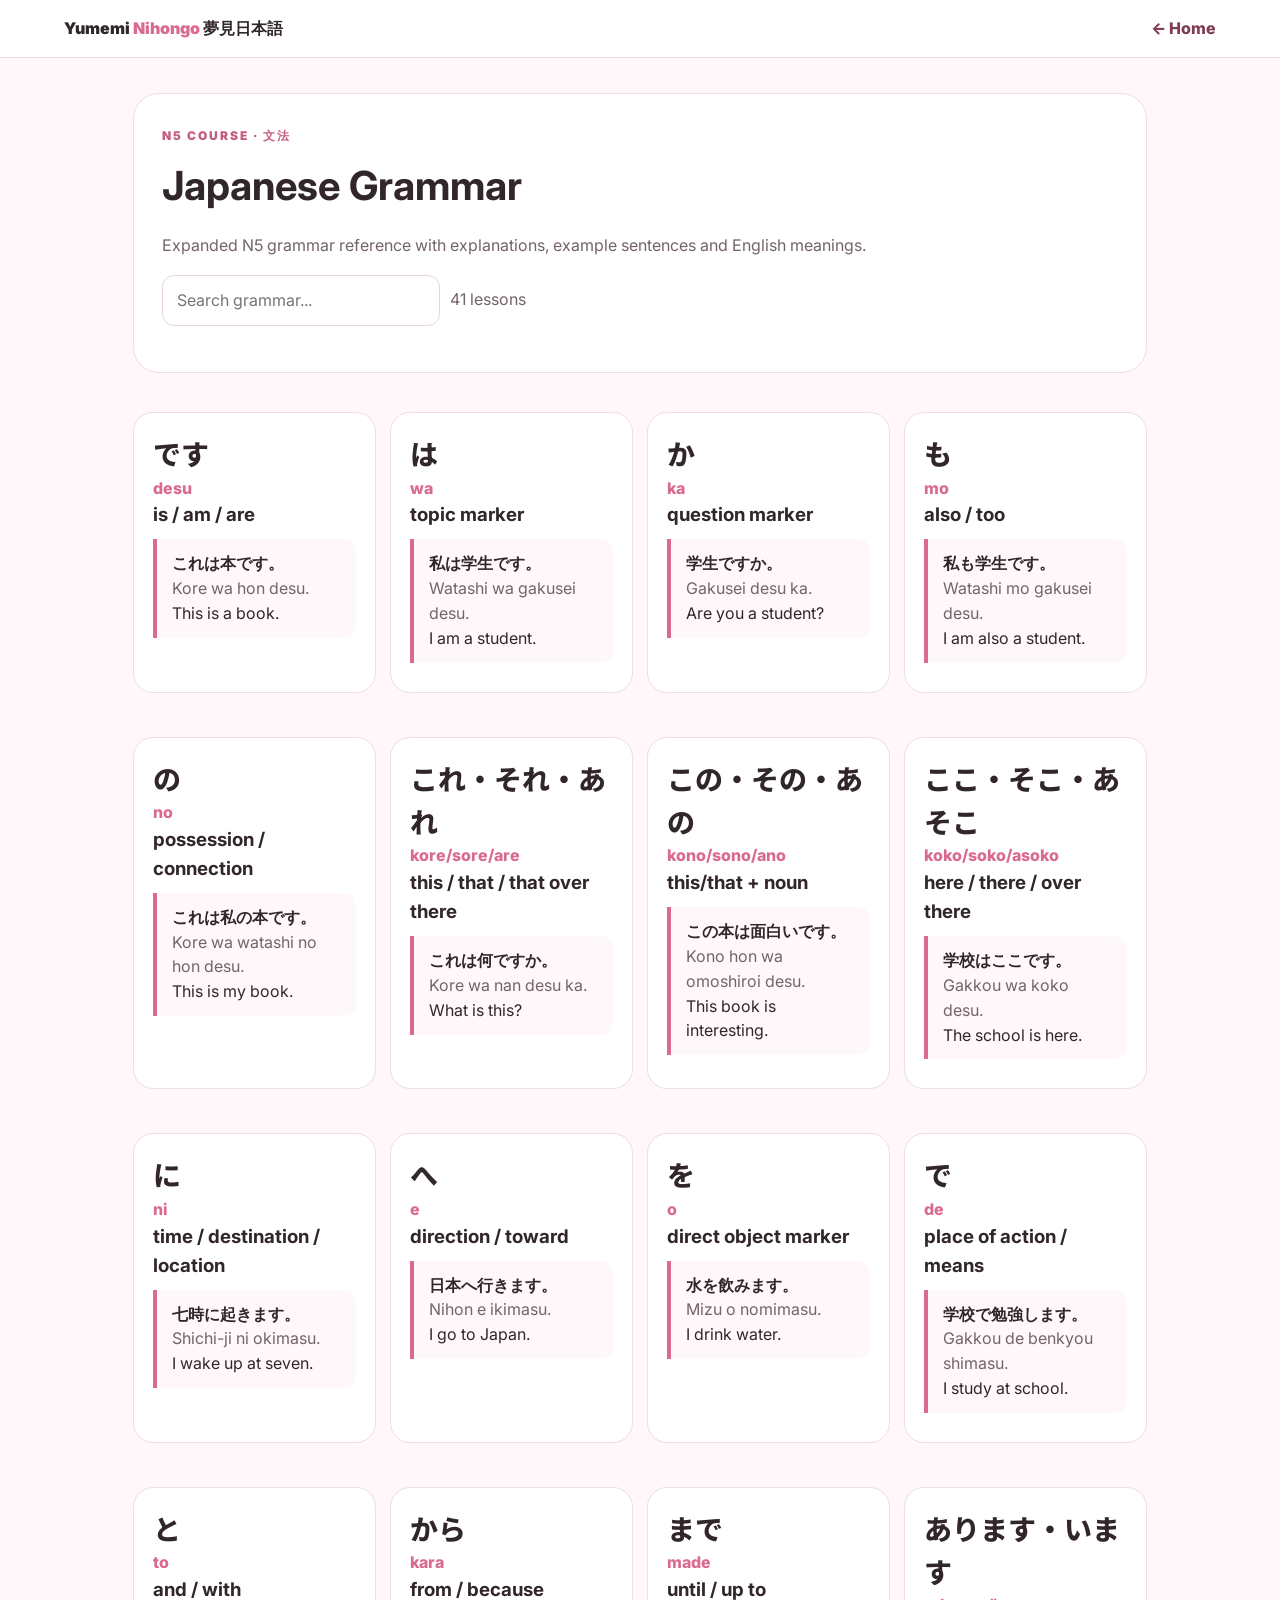
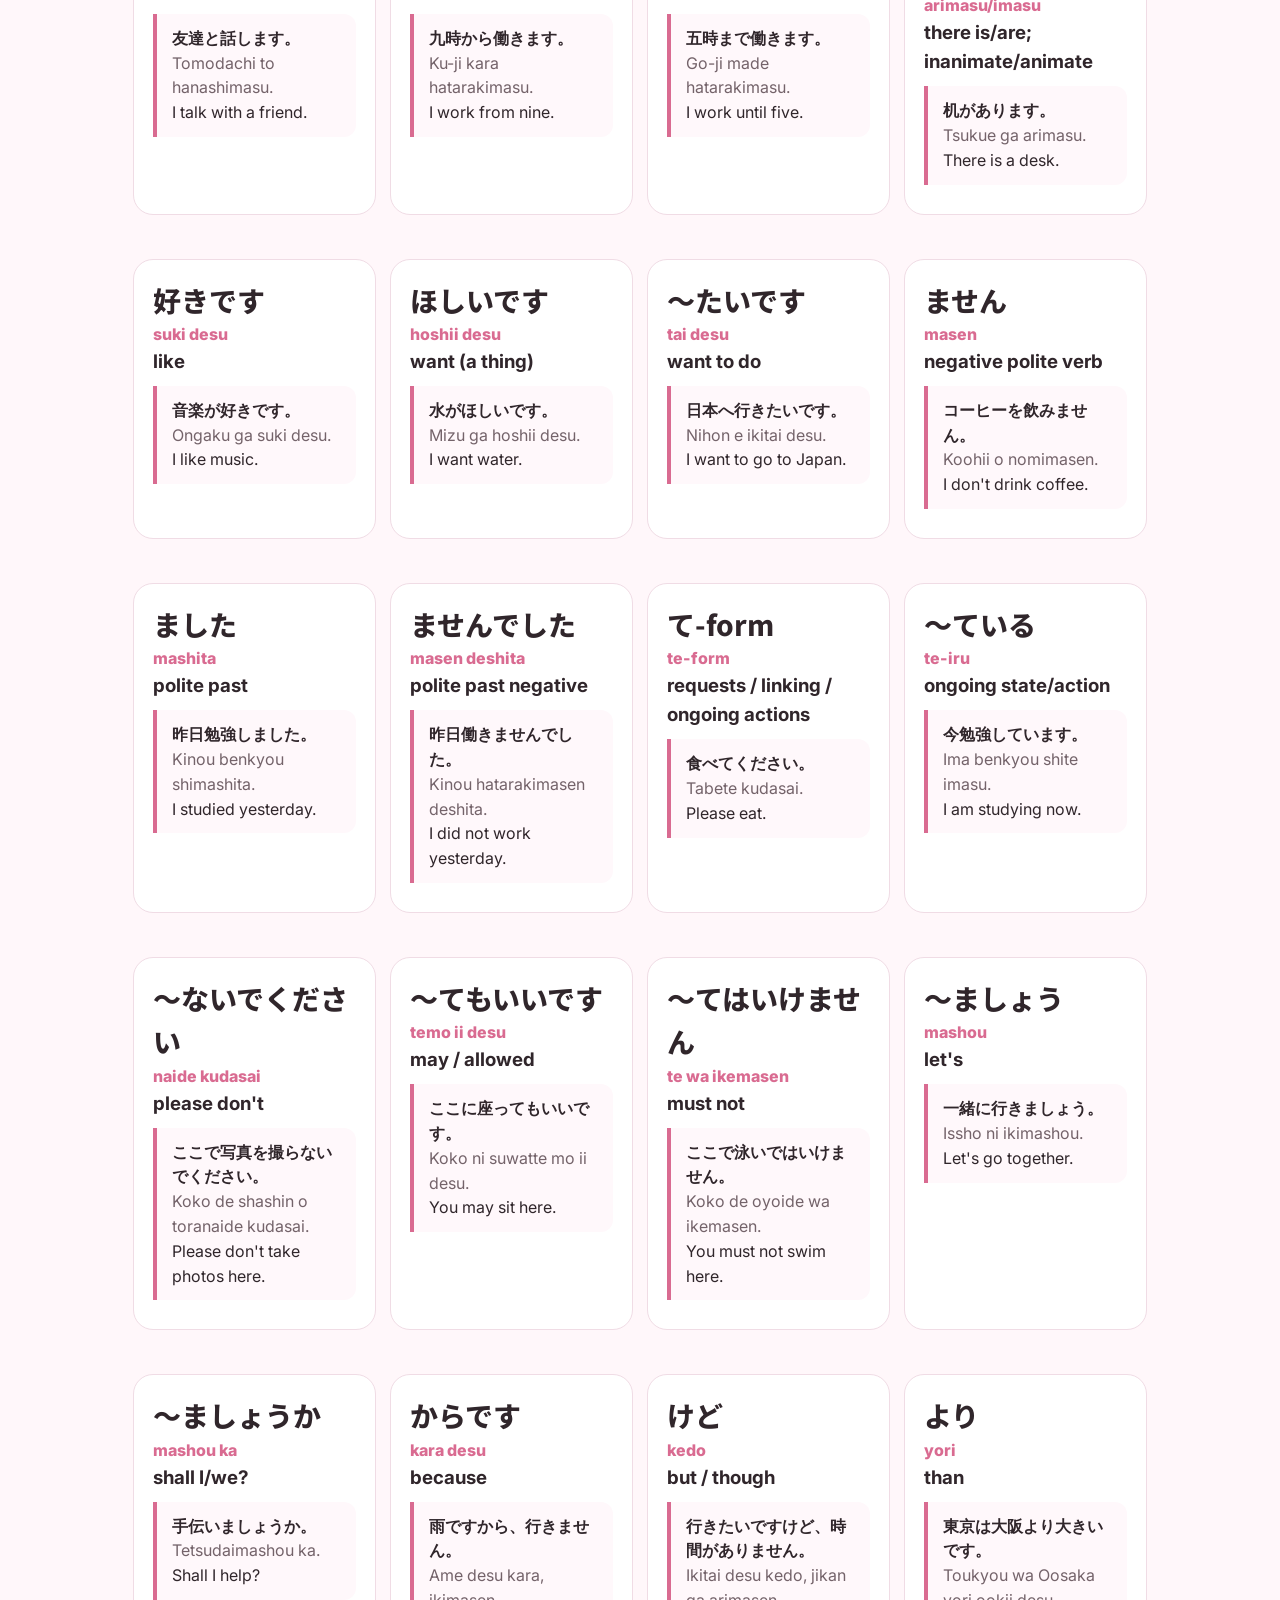
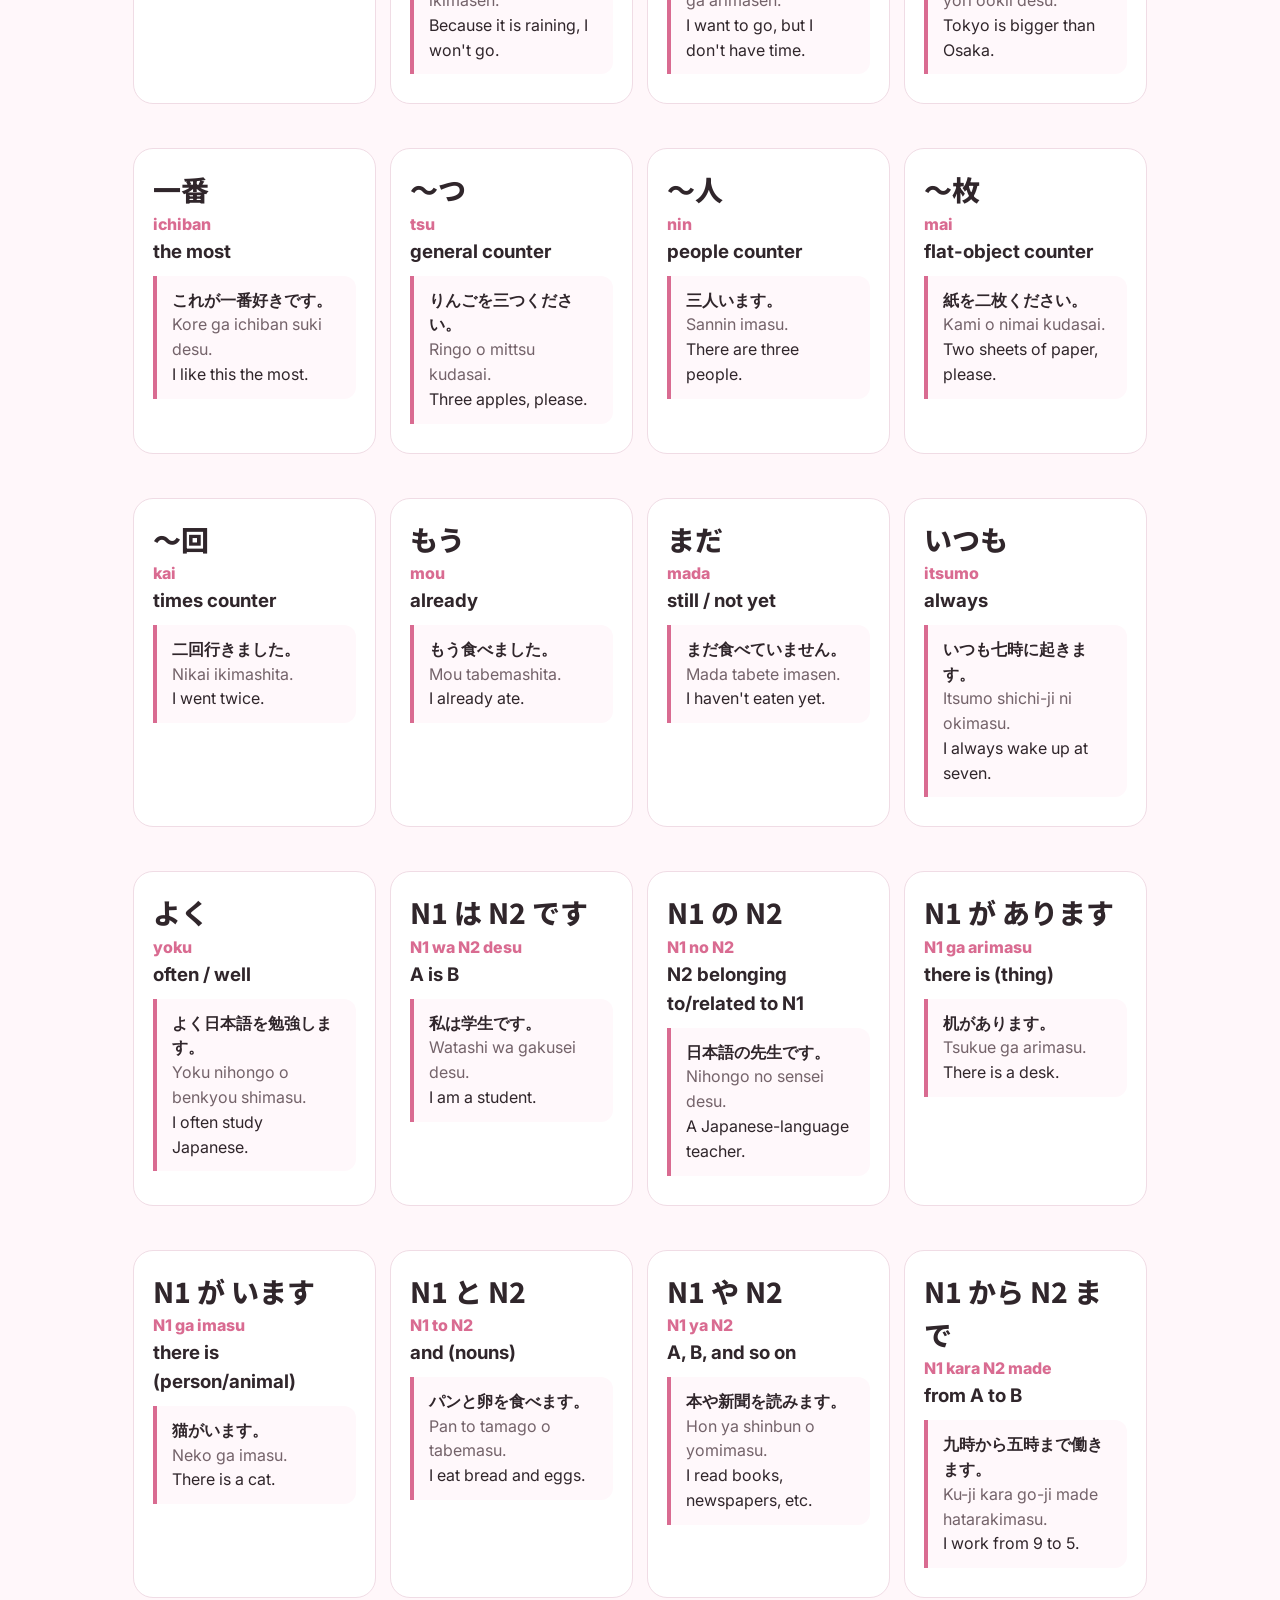
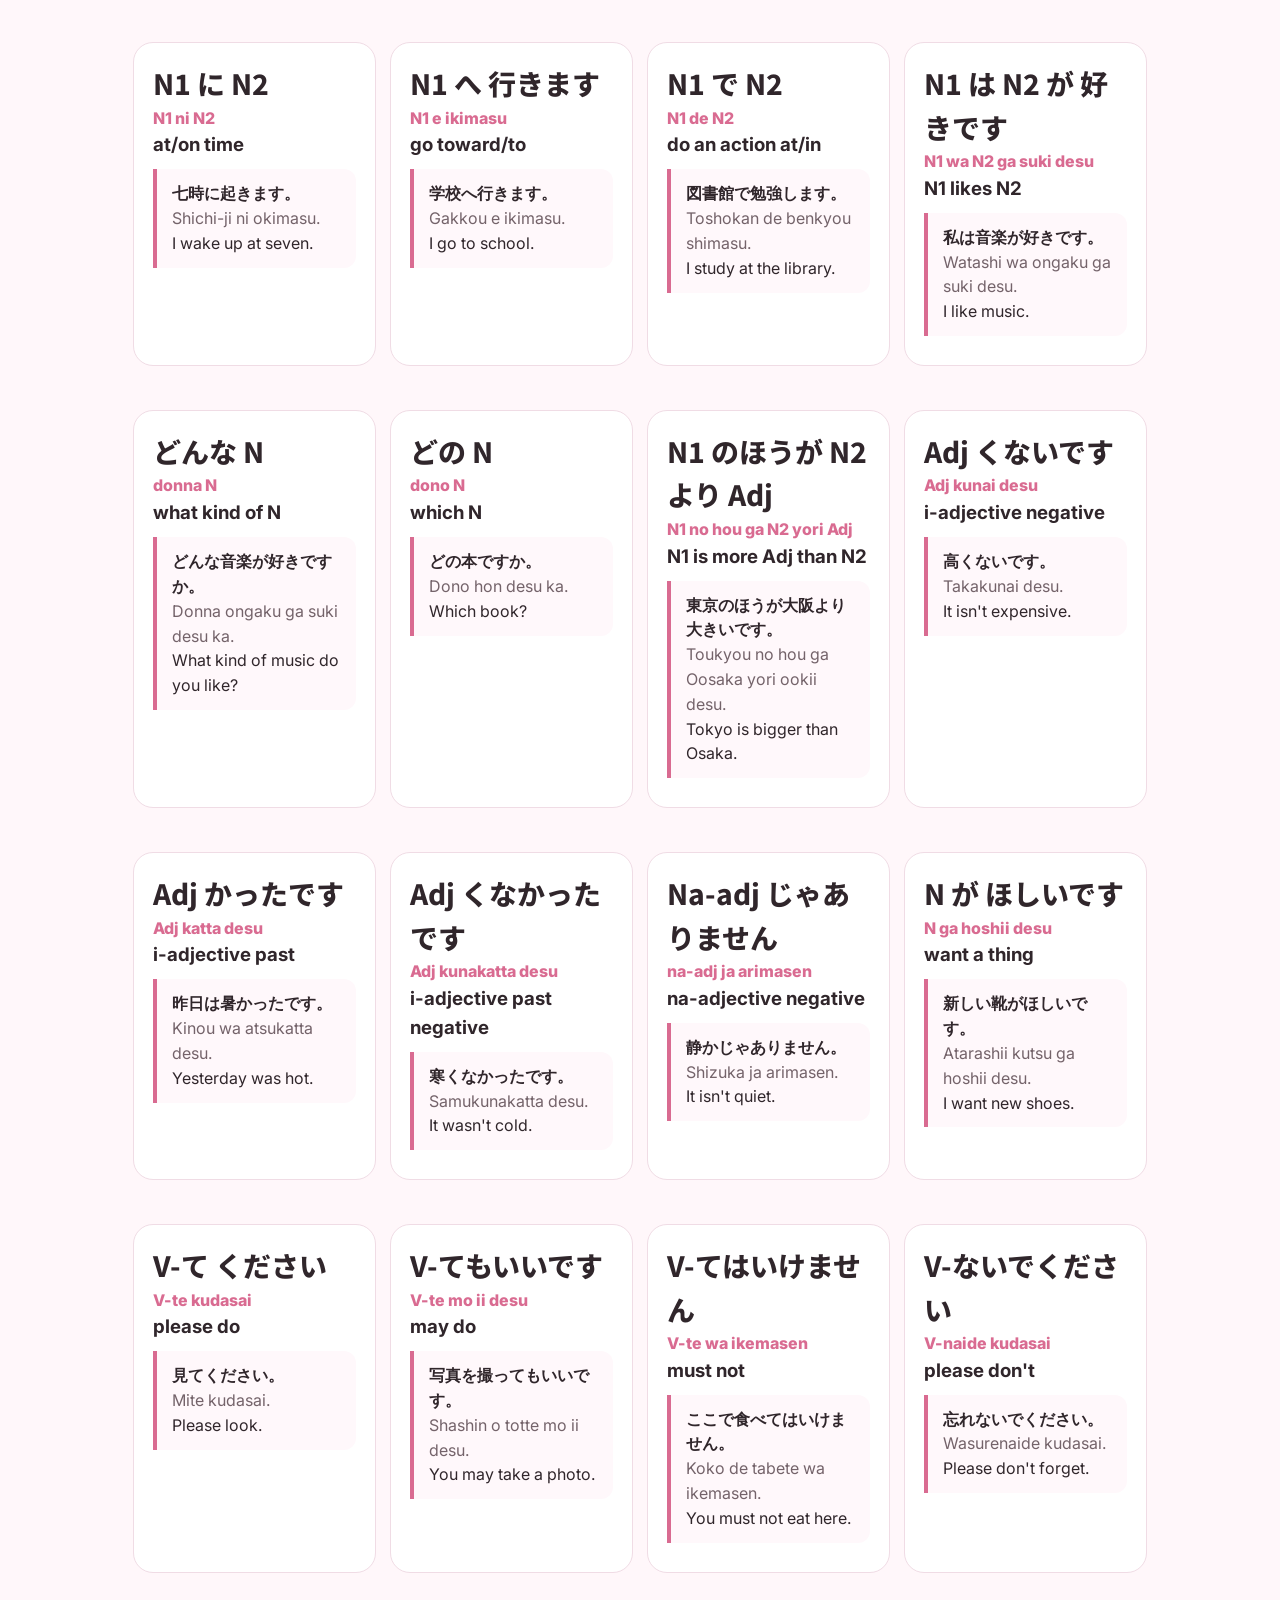
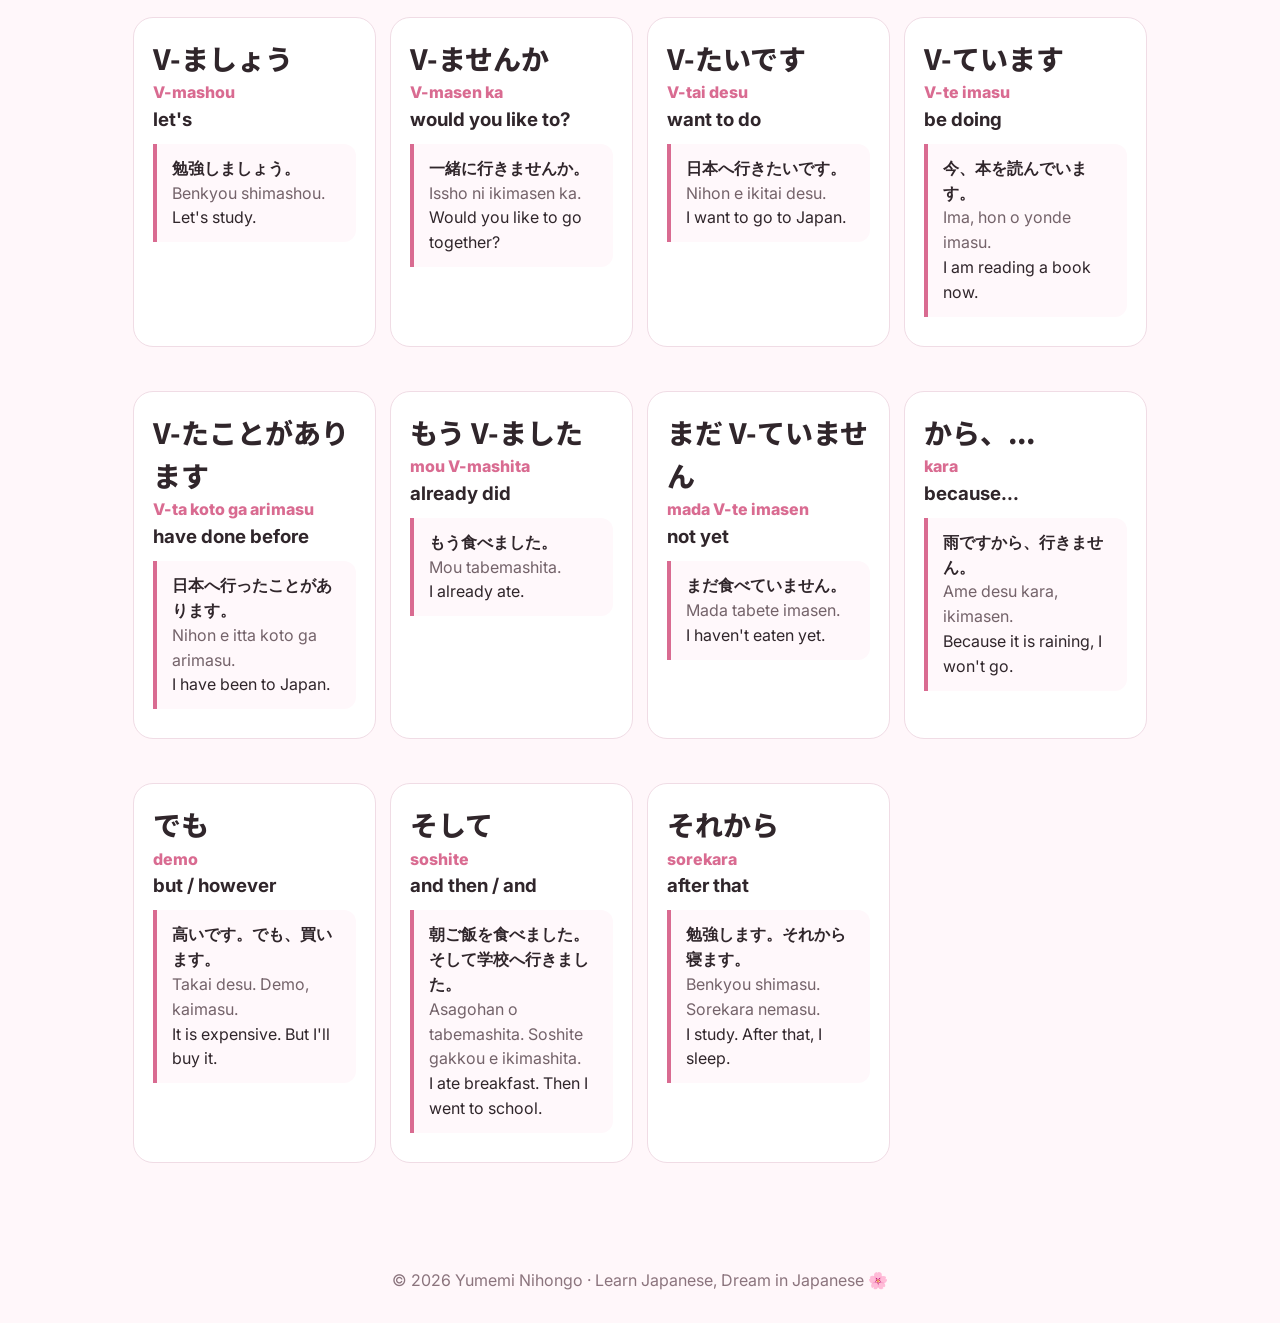
<file: grammar.html>
<!DOCTYPE html><html lang="en"><head><meta charset="UTF-8"><meta name="viewport" content="width=device-width,initial-scale=1">
<title>Japanese Grammar — Yumemi Nihongo</title><link rel="preconnect" href="https://fonts.googleapis.com"><link rel="preconnect" href="https://fonts.gstatic.com" crossorigin>
<link href="https://fonts.googleapis.com/css2?family=Inter:wght@400;500;600;700;800;900&family=Noto+Sans+JP:wght@400;500;700;900&display=swap" rel="stylesheet"><style>
:root{--pink:#d96b91;--dark:#30262b;--muted:#74636a;--line:#f0dce5;--bg:#fff7fa;--card:#fff}
*{box-sizing:border-box}body{margin:0;background:var(--bg);color:var(--dark);font-family:Inter,Arial,sans-serif;line-height:1.55}
header{background:#fff;border-bottom:1px solid var(--line);padding:16px 5%;display:flex;align-items:center;justify-content:space-between;position:sticky;top:0;z-index:5}
.brand{font-weight:900;text-decoration:none;color:var(--dark)}.brand span{color:var(--pink)}
.back{color:#7e3d56;text-decoration:none;font-weight:800}
main{max-width:1050px;margin:0 auto;padding:35px 18px 60px}
.hero{background:#fff;border:1px solid var(--line);border-radius:26px;padding:28px;margin-bottom:24px}
.eyebrow{font-size:12px;font-weight:900;letter-spacing:2px;color:#c45d83}.hero h1{font-size:40px;margin:8px 0}.hero p{color:var(--muted)}
.toolbar{display:flex;gap:10px;flex-wrap:wrap;margin:18px 0}.toolbar input,.toolbar select{padding:12px 14px;border:1px solid #e8d6de;border-radius:12px;background:#fff;font:inherit}
.grid{display:grid;grid-template-columns:repeat(auto-fit,minmax(230px,1fr));gap:14px}
.card{background:var(--card);border:1px solid var(--line);border-radius:20px;padding:19px}
.card h3{margin:0 0 5px}.jp{font-family:"Noto Sans JP",Arial,sans-serif;font-size:28px;font-weight:800}.romaji{color:var(--pink);font-weight:800}.muted{color:var(--muted)}
table{width:100%;border-collapse:collapse;background:#fff;border:1px solid var(--line);border-radius:18px;overflow:hidden}th,td{text-align:left;padding:12px;border-bottom:1px solid #f1e4e8}th{background:#fff0f5}
button,.btn{border:0;border-radius:999px;padding:11px 16px;background:var(--pink);color:#fff;font-weight:800;cursor:pointer;text-decoration:none;display:inline-block}
.secondary{background:#f6e6ec;color:#7e3d56}.answer{display:none;margin-top:10px;padding:10px;background:#fff3f7;border-radius:10px}
.lesson{margin:15px 0}.lesson h2{font-size:24px}.example{background:#fff8fb;border-left:4px solid var(--pink);padding:12px 15px;margin:10px 0;border-radius:0 12px 12px 0}
footer{text-align:center;color:#8b747d;padding:30px}
@media(max-width:600px){.hero h1{font-size:32px}header{padding:14px 4%}}
</style></head>
<body><header><a class="brand" href="index.html">Yumemi <span>Nihongo</span> 夢見日本語</a><a class="back" href="index.html">← Home</a></header>
<main><section class="hero"><span class="eyebrow">N5 COURSE · 文法</span><h1>Japanese Grammar</h1><p>Expanded N5 grammar reference with explanations, example sentences and English meanings.</p>
<div class="toolbar"><input id="search" placeholder="Search grammar..."><span class="muted" style="padding:12px 0">41 lessons</span></div></section>
<section class="grid" id="grid"><article class="card lesson"><div class="jp">です</div><div class="romaji">desu</div><h3>is / am / are</h3>
<div class="example"><b>これは本です。</b><br><span class="muted">Kore wa hon desu.</span><br>This is a book.</div></article><article class="card lesson"><div class="jp">は</div><div class="romaji">wa</div><h3>topic marker</h3>
<div class="example"><b>私は学生です。</b><br><span class="muted">Watashi wa gakusei desu.</span><br>I am a student.</div></article><article class="card lesson"><div class="jp">か</div><div class="romaji">ka</div><h3>question marker</h3>
<div class="example"><b>学生ですか。</b><br><span class="muted">Gakusei desu ka.</span><br>Are you a student?</div></article><article class="card lesson"><div class="jp">も</div><div class="romaji">mo</div><h3>also / too</h3>
<div class="example"><b>私も学生です。</b><br><span class="muted">Watashi mo gakusei desu.</span><br>I am also a student.</div></article><article class="card lesson"><div class="jp">の</div><div class="romaji">no</div><h3>possession / connection</h3>
<div class="example"><b>これは私の本です。</b><br><span class="muted">Kore wa watashi no hon desu.</span><br>This is my book.</div></article><article class="card lesson"><div class="jp">これ・それ・あれ</div><div class="romaji">kore/sore/are</div><h3>this / that / that over there</h3>
<div class="example"><b>これは何ですか。</b><br><span class="muted">Kore wa nan desu ka.</span><br>What is this?</div></article><article class="card lesson"><div class="jp">この・その・あの</div><div class="romaji">kono/sono/ano</div><h3>this/that + noun</h3>
<div class="example"><b>この本は面白いです。</b><br><span class="muted">Kono hon wa omoshiroi desu.</span><br>This book is interesting.</div></article><article class="card lesson"><div class="jp">ここ・そこ・あそこ</div><div class="romaji">koko/soko/asoko</div><h3>here / there / over there</h3>
<div class="example"><b>学校はここです。</b><br><span class="muted">Gakkou wa koko desu.</span><br>The school is here.</div></article><article class="card lesson"><div class="jp">に</div><div class="romaji">ni</div><h3>time / destination / location</h3>
<div class="example"><b>七時に起きます。</b><br><span class="muted">Shichi-ji ni okimasu.</span><br>I wake up at seven.</div></article><article class="card lesson"><div class="jp">へ</div><div class="romaji">e</div><h3>direction / toward</h3>
<div class="example"><b>日本へ行きます。</b><br><span class="muted">Nihon e ikimasu.</span><br>I go to Japan.</div></article><article class="card lesson"><div class="jp">を</div><div class="romaji">o</div><h3>direct object marker</h3>
<div class="example"><b>水を飲みます。</b><br><span class="muted">Mizu o nomimasu.</span><br>I drink water.</div></article><article class="card lesson"><div class="jp">で</div><div class="romaji">de</div><h3>place of action / means</h3>
<div class="example"><b>学校で勉強します。</b><br><span class="muted">Gakkou de benkyou shimasu.</span><br>I study at school.</div></article><article class="card lesson"><div class="jp">と</div><div class="romaji">to</div><h3>and / with</h3>
<div class="example"><b>友達と話します。</b><br><span class="muted">Tomodachi to hanashimasu.</span><br>I talk with a friend.</div></article><article class="card lesson"><div class="jp">から</div><div class="romaji">kara</div><h3>from / because</h3>
<div class="example"><b>九時から働きます。</b><br><span class="muted">Ku-ji kara hatarakimasu.</span><br>I work from nine.</div></article><article class="card lesson"><div class="jp">まで</div><div class="romaji">made</div><h3>until / up to</h3>
<div class="example"><b>五時まで働きます。</b><br><span class="muted">Go-ji made hatarakimasu.</span><br>I work until five.</div></article><article class="card lesson"><div class="jp">あります・います</div><div class="romaji">arimasu/imasu</div><h3>there is/are; inanimate/animate</h3>
<div class="example"><b>机があります。</b><br><span class="muted">Tsukue ga arimasu.</span><br>There is a desk.</div></article><article class="card lesson"><div class="jp">好きです</div><div class="romaji">suki desu</div><h3>like</h3>
<div class="example"><b>音楽が好きです。</b><br><span class="muted">Ongaku ga suki desu.</span><br>I like music.</div></article><article class="card lesson"><div class="jp">ほしいです</div><div class="romaji">hoshii desu</div><h3>want (a thing)</h3>
<div class="example"><b>水がほしいです。</b><br><span class="muted">Mizu ga hoshii desu.</span><br>I want water.</div></article><article class="card lesson"><div class="jp">～たいです</div><div class="romaji">tai desu</div><h3>want to do</h3>
<div class="example"><b>日本へ行きたいです。</b><br><span class="muted">Nihon e ikitai desu.</span><br>I want to go to Japan.</div></article><article class="card lesson"><div class="jp">ません</div><div class="romaji">masen</div><h3>negative polite verb</h3>
<div class="example"><b>コーヒーを飲みません。</b><br><span class="muted">Koohii o nomimasen.</span><br>I don't drink coffee.</div></article><article class="card lesson"><div class="jp">ました</div><div class="romaji">mashita</div><h3>polite past</h3>
<div class="example"><b>昨日勉強しました。</b><br><span class="muted">Kinou benkyou shimashita.</span><br>I studied yesterday.</div></article><article class="card lesson"><div class="jp">ませんでした</div><div class="romaji">masen deshita</div><h3>polite past negative</h3>
<div class="example"><b>昨日働きませんでした。</b><br><span class="muted">Kinou hatarakimasen deshita.</span><br>I did not work yesterday.</div></article><article class="card lesson"><div class="jp">て-form</div><div class="romaji">te-form</div><h3>requests / linking / ongoing actions</h3>
<div class="example"><b>食べてください。</b><br><span class="muted">Tabete kudasai.</span><br>Please eat.</div></article><article class="card lesson"><div class="jp">～ている</div><div class="romaji">te-iru</div><h3>ongoing state/action</h3>
<div class="example"><b>今勉強しています。</b><br><span class="muted">Ima benkyou shite imasu.</span><br>I am studying now.</div></article><article class="card lesson"><div class="jp">～ないでください</div><div class="romaji">naide kudasai</div><h3>please don't</h3>
<div class="example"><b>ここで写真を撮らないでください。</b><br><span class="muted">Koko de shashin o toranaide kudasai.</span><br>Please don't take photos here.</div></article><article class="card lesson"><div class="jp">～てもいいです</div><div class="romaji">temo ii desu</div><h3>may / allowed</h3>
<div class="example"><b>ここに座ってもいいです。</b><br><span class="muted">Koko ni suwatte mo ii desu.</span><br>You may sit here.</div></article><article class="card lesson"><div class="jp">～てはいけません</div><div class="romaji">te wa ikemasen</div><h3>must not</h3>
<div class="example"><b>ここで泳いではいけません。</b><br><span class="muted">Koko de oyoide wa ikemasen.</span><br>You must not swim here.</div></article><article class="card lesson"><div class="jp">～ましょう</div><div class="romaji">mashou</div><h3>let's</h3>
<div class="example"><b>一緒に行きましょう。</b><br><span class="muted">Issho ni ikimashou.</span><br>Let's go together.</div></article><article class="card lesson"><div class="jp">～ましょうか</div><div class="romaji">mashou ka</div><h3>shall I/we?</h3>
<div class="example"><b>手伝いましょうか。</b><br><span class="muted">Tetsudaimashou ka.</span><br>Shall I help?</div></article><article class="card lesson"><div class="jp">からです</div><div class="romaji">kara desu</div><h3>because</h3>
<div class="example"><b>雨ですから、行きません。</b><br><span class="muted">Ame desu kara, ikimasen.</span><br>Because it is raining, I won't go.</div></article><article class="card lesson"><div class="jp">けど</div><div class="romaji">kedo</div><h3>but / though</h3>
<div class="example"><b>行きたいですけど、時間がありません。</b><br><span class="muted">Ikitai desu kedo, jikan ga arimasen.</span><br>I want to go, but I don't have time.</div></article><article class="card lesson"><div class="jp">より</div><div class="romaji">yori</div><h3>than</h3>
<div class="example"><b>東京は大阪より大きいです。</b><br><span class="muted">Toukyou wa Oosaka yori ookii desu.</span><br>Tokyo is bigger than Osaka.</div></article><article class="card lesson"><div class="jp">一番</div><div class="romaji">ichiban</div><h3>the most</h3>
<div class="example"><b>これが一番好きです。</b><br><span class="muted">Kore ga ichiban suki desu.</span><br>I like this the most.</div></article><article class="card lesson"><div class="jp">～つ</div><div class="romaji">tsu</div><h3>general counter</h3>
<div class="example"><b>りんごを三つください。</b><br><span class="muted">Ringo o mittsu kudasai.</span><br>Three apples, please.</div></article><article class="card lesson"><div class="jp">～人</div><div class="romaji">nin</div><h3>people counter</h3>
<div class="example"><b>三人います。</b><br><span class="muted">Sannin imasu.</span><br>There are three people.</div></article><article class="card lesson"><div class="jp">～枚</div><div class="romaji">mai</div><h3>flat-object counter</h3>
<div class="example"><b>紙を二枚ください。</b><br><span class="muted">Kami o nimai kudasai.</span><br>Two sheets of paper, please.</div></article><article class="card lesson"><div class="jp">～回</div><div class="romaji">kai</div><h3>times counter</h3>
<div class="example"><b>二回行きました。</b><br><span class="muted">Nikai ikimashita.</span><br>I went twice.</div></article><article class="card lesson"><div class="jp">もう</div><div class="romaji">mou</div><h3>already</h3>
<div class="example"><b>もう食べました。</b><br><span class="muted">Mou tabemashita.</span><br>I already ate.</div></article><article class="card lesson"><div class="jp">まだ</div><div class="romaji">mada</div><h3>still / not yet</h3>
<div class="example"><b>まだ食べていません。</b><br><span class="muted">Mada tabete imasen.</span><br>I haven't eaten yet.</div></article><article class="card lesson"><div class="jp">いつも</div><div class="romaji">itsumo</div><h3>always</h3>
<div class="example"><b>いつも七時に起きます。</b><br><span class="muted">Itsumo shichi-ji ni okimasu.</span><br>I always wake up at seven.</div></article><article class="card lesson"><div class="jp">よく</div><div class="romaji">yoku</div><h3>often / well</h3>
<div class="example"><b>よく日本語を勉強します。</b><br><span class="muted">Yoku nihongo o benkyou shimasu.</span><br>I often study Japanese.</div></article><article class="card lesson"><div class="jp">N1 は N2 です</div><div class="romaji">N1 wa N2 desu</div><h3>A is B</h3><div class="example"><b>私は学生です。</b><br><span class="muted">Watashi wa gakusei desu.</span><br>I am a student.</div></article><article class="card lesson"><div class="jp">N1 の N2</div><div class="romaji">N1 no N2</div><h3>N2 belonging to/related to N1</h3><div class="example"><b>日本語の先生です。</b><br><span class="muted">Nihongo no sensei desu.</span><br>A Japanese-language teacher.</div></article><article class="card lesson"><div class="jp">N1 が あります</div><div class="romaji">N1 ga arimasu</div><h3>there is (thing)</h3><div class="example"><b>机があります。</b><br><span class="muted">Tsukue ga arimasu.</span><br>There is a desk.</div></article><article class="card lesson"><div class="jp">N1 が います</div><div class="romaji">N1 ga imasu</div><h3>there is (person/animal)</h3><div class="example"><b>猫がいます。</b><br><span class="muted">Neko ga imasu.</span><br>There is a cat.</div></article><article class="card lesson"><div class="jp">N1 と N2</div><div class="romaji">N1 to N2</div><h3>and (nouns)</h3><div class="example"><b>パンと卵を食べます。</b><br><span class="muted">Pan to tamago o tabemasu.</span><br>I eat bread and eggs.</div></article><article class="card lesson"><div class="jp">N1 や N2</div><div class="romaji">N1 ya N2</div><h3>A, B, and so on</h3><div class="example"><b>本や新聞を読みます。</b><br><span class="muted">Hon ya shinbun o yomimasu.</span><br>I read books, newspapers, etc.</div></article><article class="card lesson"><div class="jp">N1 から N2 まで</div><div class="romaji">N1 kara N2 made</div><h3>from A to B</h3><div class="example"><b>九時から五時まで働きます。</b><br><span class="muted">Ku-ji kara go-ji made hatarakimasu.</span><br>I work from 9 to 5.</div></article><article class="card lesson"><div class="jp">N1 に N2</div><div class="romaji">N1 ni N2</div><h3>at/on time</h3><div class="example"><b>七時に起きます。</b><br><span class="muted">Shichi-ji ni okimasu.</span><br>I wake up at seven.</div></article><article class="card lesson"><div class="jp">N1 へ 行きます</div><div class="romaji">N1 e ikimasu</div><h3>go toward/to</h3><div class="example"><b>学校へ行きます。</b><br><span class="muted">Gakkou e ikimasu.</span><br>I go to school.</div></article><article class="card lesson"><div class="jp">N1 で N2</div><div class="romaji">N1 de N2</div><h3>do an action at/in</h3><div class="example"><b>図書館で勉強します。</b><br><span class="muted">Toshokan de benkyou shimasu.</span><br>I study at the library.</div></article><article class="card lesson"><div class="jp">N1 は N2 が 好きです</div><div class="romaji">N1 wa N2 ga suki desu</div><h3>N1 likes N2</h3><div class="example"><b>私は音楽が好きです。</b><br><span class="muted">Watashi wa ongaku ga suki desu.</span><br>I like music.</div></article><article class="card lesson"><div class="jp">どんな N</div><div class="romaji">donna N</div><h3>what kind of N</h3><div class="example"><b>どんな音楽が好きですか。</b><br><span class="muted">Donna ongaku ga suki desu ka.</span><br>What kind of music do you like?</div></article><article class="card lesson"><div class="jp">どの N</div><div class="romaji">dono N</div><h3>which N</h3><div class="example"><b>どの本ですか。</b><br><span class="muted">Dono hon desu ka.</span><br>Which book?</div></article><article class="card lesson"><div class="jp">N1 のほうが N2 より Adj</div><div class="romaji">N1 no hou ga N2 yori Adj</div><h3>N1 is more Adj than N2</h3><div class="example"><b>東京のほうが大阪より大きいです。</b><br><span class="muted">Toukyou no hou ga Oosaka yori ookii desu.</span><br>Tokyo is bigger than Osaka.</div></article><article class="card lesson"><div class="jp">Adj くないです</div><div class="romaji">Adj kunai desu</div><h3>i-adjective negative</h3><div class="example"><b>高くないです。</b><br><span class="muted">Takakunai desu.</span><br>It isn't expensive.</div></article><article class="card lesson"><div class="jp">Adj かったです</div><div class="romaji">Adj katta desu</div><h3>i-adjective past</h3><div class="example"><b>昨日は暑かったです。</b><br><span class="muted">Kinou wa atsukatta desu.</span><br>Yesterday was hot.</div></article><article class="card lesson"><div class="jp">Adj くなかったです</div><div class="romaji">Adj kunakatta desu</div><h3>i-adjective past negative</h3><div class="example"><b>寒くなかったです。</b><br><span class="muted">Samukunakatta desu.</span><br>It wasn't cold.</div></article><article class="card lesson"><div class="jp">Na-adj じゃありません</div><div class="romaji">na-adj ja arimasen</div><h3>na-adjective negative</h3><div class="example"><b>静かじゃありません。</b><br><span class="muted">Shizuka ja arimasen.</span><br>It isn't quiet.</div></article><article class="card lesson"><div class="jp">N が ほしいです</div><div class="romaji">N ga hoshii desu</div><h3>want a thing</h3><div class="example"><b>新しい靴がほしいです。</b><br><span class="muted">Atarashii kutsu ga hoshii desu.</span><br>I want new shoes.</div></article><article class="card lesson"><div class="jp">V-て ください</div><div class="romaji">V-te kudasai</div><h3>please do</h3><div class="example"><b>見てください。</b><br><span class="muted">Mite kudasai.</span><br>Please look.</div></article><article class="card lesson"><div class="jp">V-てもいいです</div><div class="romaji">V-te mo ii desu</div><h3>may do</h3><div class="example"><b>写真を撮ってもいいです。</b><br><span class="muted">Shashin o totte mo ii desu.</span><br>You may take a photo.</div></article><article class="card lesson"><div class="jp">V-てはいけません</div><div class="romaji">V-te wa ikemasen</div><h3>must not</h3><div class="example"><b>ここで食べてはいけません。</b><br><span class="muted">Koko de tabete wa ikemasen.</span><br>You must not eat here.</div></article><article class="card lesson"><div class="jp">V-ないでください</div><div class="romaji">V-naide kudasai</div><h3>please don't</h3><div class="example"><b>忘れないでください。</b><br><span class="muted">Wasurenaide kudasai.</span><br>Please don't forget.</div></article><article class="card lesson"><div class="jp">V-ましょう</div><div class="romaji">V-mashou</div><h3>let's</h3><div class="example"><b>勉強しましょう。</b><br><span class="muted">Benkyou shimashou.</span><br>Let's study.</div></article><article class="card lesson"><div class="jp">V-ませんか</div><div class="romaji">V-masen ka</div><h3>would you like to?</h3><div class="example"><b>一緒に行きませんか。</b><br><span class="muted">Issho ni ikimasen ka.</span><br>Would you like to go together?</div></article><article class="card lesson"><div class="jp">V-たいです</div><div class="romaji">V-tai desu</div><h3>want to do</h3><div class="example"><b>日本へ行きたいです。</b><br><span class="muted">Nihon e ikitai desu.</span><br>I want to go to Japan.</div></article><article class="card lesson"><div class="jp">V-ています</div><div class="romaji">V-te imasu</div><h3>be doing</h3><div class="example"><b>今、本を読んでいます。</b><br><span class="muted">Ima, hon o yonde imasu.</span><br>I am reading a book now.</div></article><article class="card lesson"><div class="jp">V-たことがあります</div><div class="romaji">V-ta koto ga arimasu</div><h3>have done before</h3><div class="example"><b>日本へ行ったことがあります。</b><br><span class="muted">Nihon e itta koto ga arimasu.</span><br>I have been to Japan.</div></article><article class="card lesson"><div class="jp">もう V-ました</div><div class="romaji">mou V-mashita</div><h3>already did</h3><div class="example"><b>もう食べました。</b><br><span class="muted">Mou tabemashita.</span><br>I already ate.</div></article><article class="card lesson"><div class="jp">まだ V-ていません</div><div class="romaji">mada V-te imasen</div><h3>not yet</h3><div class="example"><b>まだ食べていません。</b><br><span class="muted">Mada tabete imasen.</span><br>I haven't eaten yet.</div></article><article class="card lesson"><div class="jp">から、...</div><div class="romaji">kara</div><h3>because...</h3><div class="example"><b>雨ですから、行きません。</b><br><span class="muted">Ame desu kara, ikimasen.</span><br>Because it is raining, I won't go.</div></article><article class="card lesson"><div class="jp">でも</div><div class="romaji">demo</div><h3>but / however</h3><div class="example"><b>高いです。でも、買います。</b><br><span class="muted">Takai desu. Demo, kaimasu.</span><br>It is expensive. But I'll buy it.</div></article><article class="card lesson"><div class="jp">そして</div><div class="romaji">soshite</div><h3>and then / and</h3><div class="example"><b>朝ご飯を食べました。そして学校へ行きました。</b><br><span class="muted">Asagohan o tabemashita. Soshite gakkou e ikimashita.</span><br>I ate breakfast. Then I went to school.</div></article><article class="card lesson"><div class="jp">それから</div><div class="romaji">sorekara</div><h3>after that</h3><div class="example"><b>勉強します。それから寝ます。</b><br><span class="muted">Benkyou shimasu. Sorekara nemasu.</span><br>I study. After that, I sleep.</div></article></section></main><footer>© 2026 Yumemi Nihongo · Learn Japanese, Dream in Japanese 🌸</footer><script>const input=document.getElementById('search'),cards=[...document.querySelectorAll('.card')];input.oninput=()=>{const q=input.value.toLowerCase();cards.forEach(c=>c.style.display=c.innerText.toLowerCase().includes(q)?'block':'none')};</script></body></html>
</file>
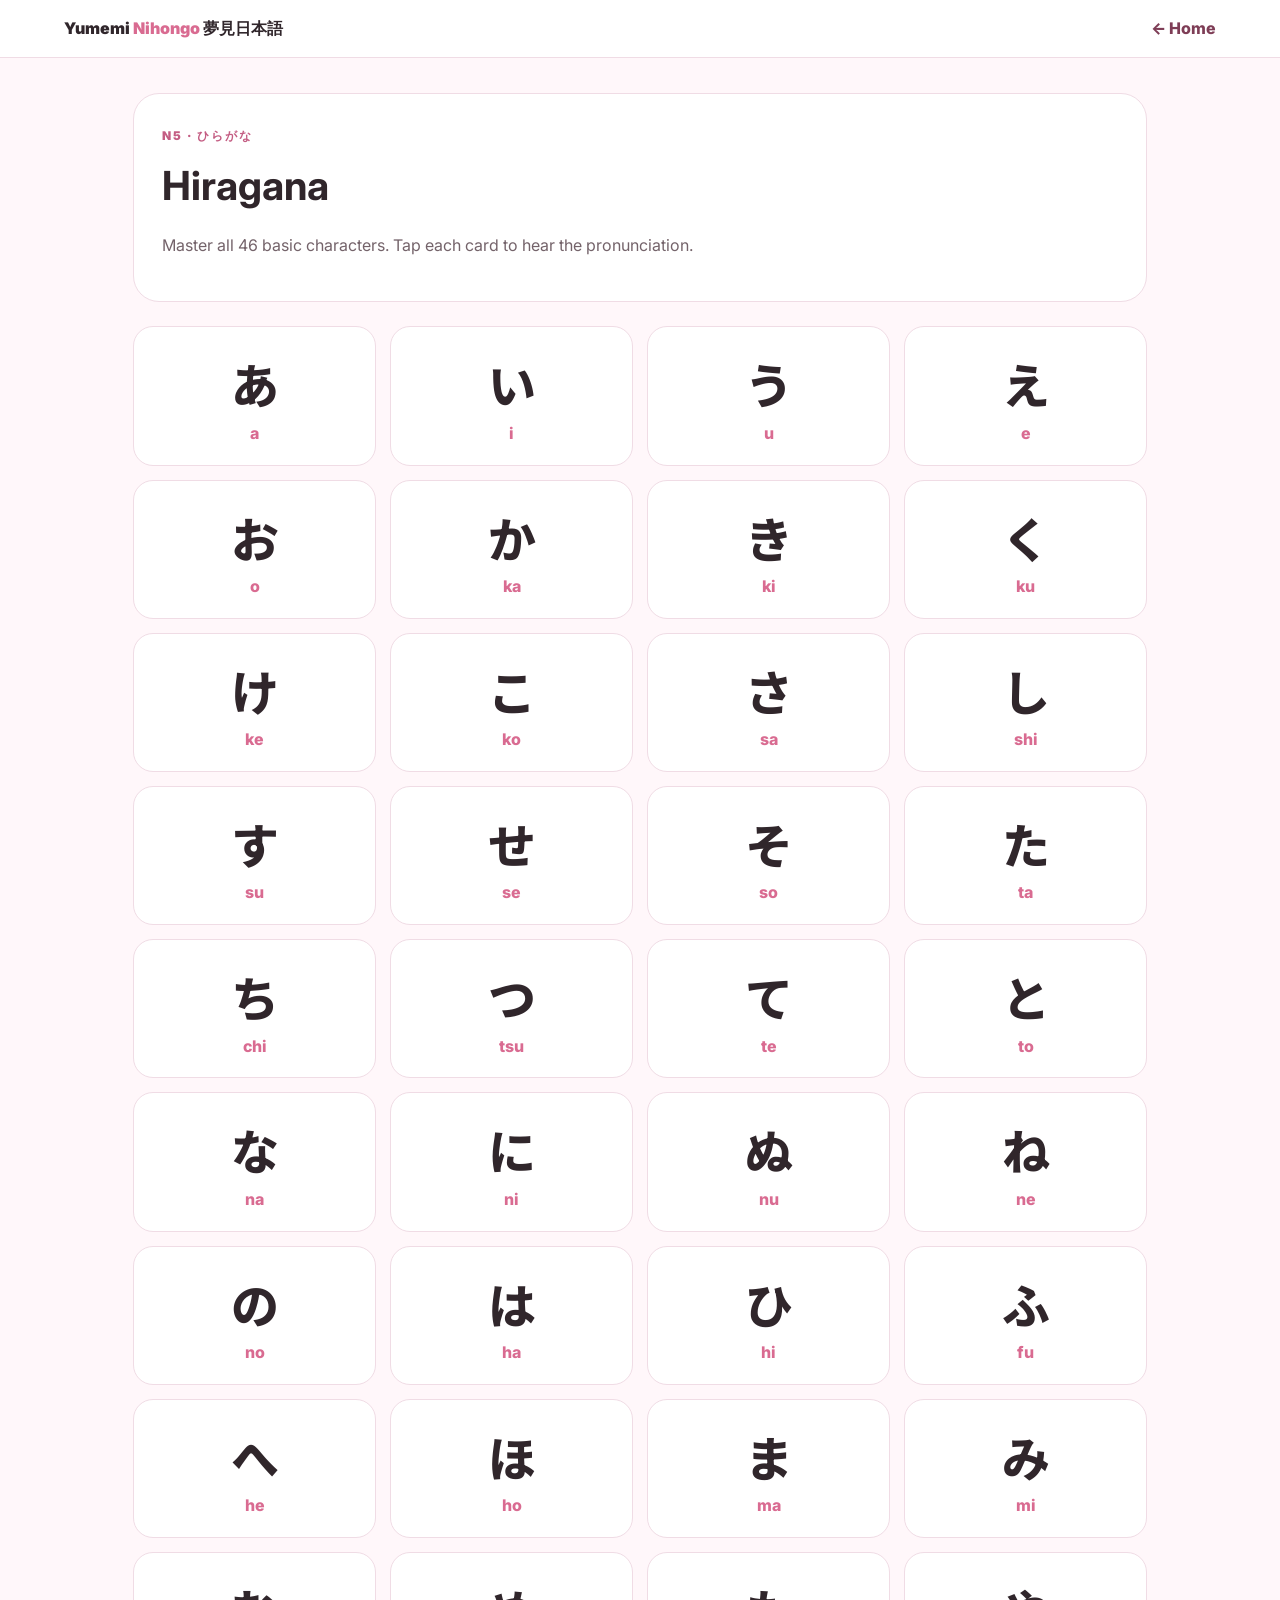
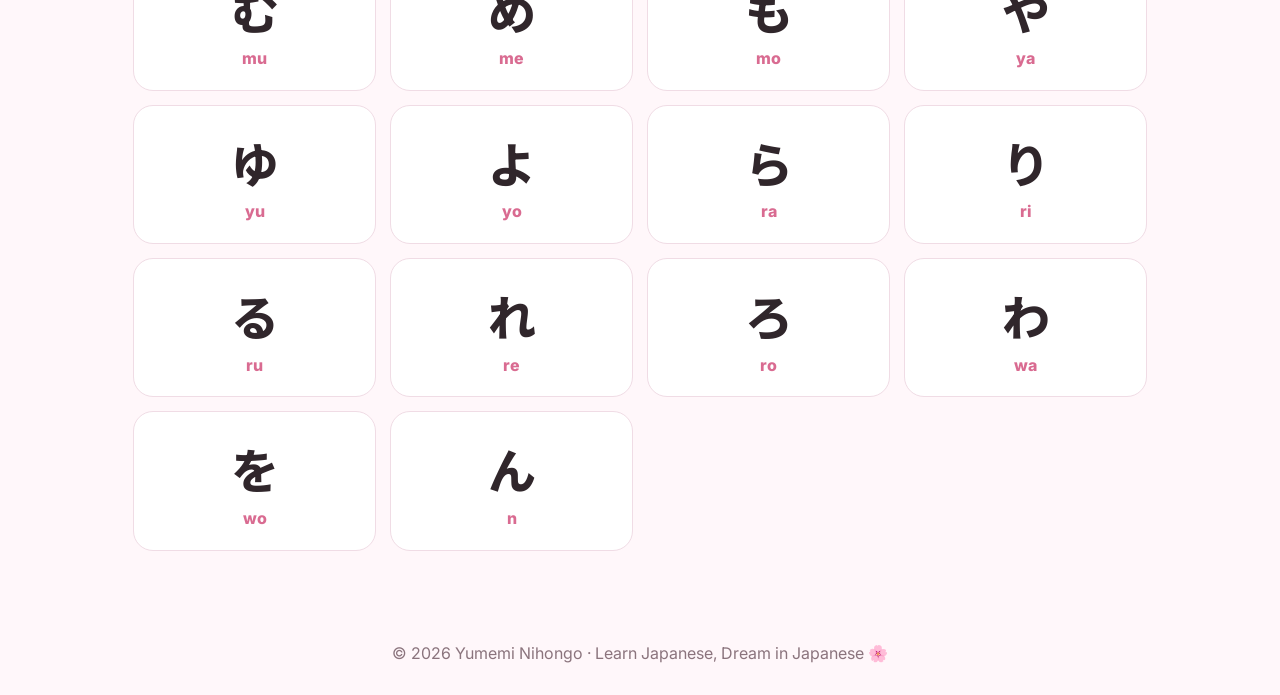
<file: hiragana.html>
<!DOCTYPE html><html lang="en"><head><meta charset="UTF-8"><meta name="viewport" content="width=device-width,initial-scale=1">
<title>Hiragana — Yumemi Nihongo</title><link rel="preconnect" href="https://fonts.googleapis.com"><link rel="preconnect" href="https://fonts.gstatic.com" crossorigin>
<link href="https://fonts.googleapis.com/css2?family=Inter:wght@400;500;600;700;800;900&family=Noto+Sans+JP:wght@400;500;700;900&display=swap" rel="stylesheet"><style>
:root{--pink:#d96b91;--dark:#30262b;--muted:#74636a;--line:#f0dce5;--bg:#fff7fa;--card:#fff}
*{box-sizing:border-box}body{margin:0;background:var(--bg);color:var(--dark);font-family:Inter,Arial,sans-serif;line-height:1.55}
header{background:#fff;border-bottom:1px solid var(--line);padding:16px 5%;display:flex;align-items:center;justify-content:space-between;position:sticky;top:0;z-index:5}
.brand{font-weight:900;text-decoration:none;color:var(--dark)}.brand span{color:var(--pink)}
.back{color:#7e3d56;text-decoration:none;font-weight:800}
main{max-width:1050px;margin:0 auto;padding:35px 18px 60px}
.hero{background:#fff;border:1px solid var(--line);border-radius:26px;padding:28px;margin-bottom:24px}
.eyebrow{font-size:12px;font-weight:900;letter-spacing:2px;color:#c45d83}.hero h1{font-size:40px;margin:8px 0}.hero p{color:var(--muted)}
.toolbar{display:flex;gap:10px;flex-wrap:wrap;margin:18px 0}.toolbar input,.toolbar select{padding:12px 14px;border:1px solid #e8d6de;border-radius:12px;background:#fff;font:inherit}
.grid{display:grid;grid-template-columns:repeat(auto-fit,minmax(230px,1fr));gap:14px}
.card{background:var(--card);border:1px solid var(--line);border-radius:20px;padding:19px}
.card h3{margin:0 0 5px}.jp{font-family:"Noto Sans JP",Arial,sans-serif;font-size:28px;font-weight:800}.romaji{color:var(--pink);font-weight:800}.muted{color:var(--muted)}
table{width:100%;border-collapse:collapse;background:#fff;border:1px solid var(--line);border-radius:18px;overflow:hidden}th,td{text-align:left;padding:12px;border-bottom:1px solid #f1e4e8}th{background:#fff0f5}
button,.btn{border:0;border-radius:999px;padding:11px 16px;background:var(--pink);color:#fff;font-weight:800;cursor:pointer;text-decoration:none;display:inline-block}
.secondary{background:#f6e6ec;color:#7e3d56}.answer{display:none;margin-top:10px;padding:10px;background:#fff3f7;border-radius:10px}
.lesson{margin:15px 0}.lesson h2{font-size:24px}.example{background:#fff8fb;border-left:4px solid var(--pink);padding:12px 15px;margin:10px 0;border-radius:0 12px 12px 0}
footer{text-align:center;color:#8b747d;padding:30px}
@media(max-width:600px){.hero h1{font-size:32px}header{padding:14px 4%}}
</style></head>
<body><header><a class="brand" href="index.html">Yumemi <span>Nihongo</span> 夢見日本語</a><a class="back" href="index.html">← Home</a></header>
<main><section class="hero"><span class="eyebrow">N5 · ひらがな</span><h1>Hiragana</h1><p>Master all 46 basic characters. Tap each card to hear the pronunciation.</p></section>
<section class="grid"><article class="card" style="text-align:center"><div class="jp" style="font-size:48px">あ</div><div class="romaji">a</div></article><article class="card" style="text-align:center"><div class="jp" style="font-size:48px">い</div><div class="romaji">i</div></article><article class="card" style="text-align:center"><div class="jp" style="font-size:48px">う</div><div class="romaji">u</div></article><article class="card" style="text-align:center"><div class="jp" style="font-size:48px">え</div><div class="romaji">e</div></article><article class="card" style="text-align:center"><div class="jp" style="font-size:48px">お</div><div class="romaji">o</div></article><article class="card" style="text-align:center"><div class="jp" style="font-size:48px">か</div><div class="romaji">ka</div></article><article class="card" style="text-align:center"><div class="jp" style="font-size:48px">き</div><div class="romaji">ki</div></article><article class="card" style="text-align:center"><div class="jp" style="font-size:48px">く</div><div class="romaji">ku</div></article><article class="card" style="text-align:center"><div class="jp" style="font-size:48px">け</div><div class="romaji">ke</div></article><article class="card" style="text-align:center"><div class="jp" style="font-size:48px">こ</div><div class="romaji">ko</div></article><article class="card" style="text-align:center"><div class="jp" style="font-size:48px">さ</div><div class="romaji">sa</div></article><article class="card" style="text-align:center"><div class="jp" style="font-size:48px">し</div><div class="romaji">shi</div></article><article class="card" style="text-align:center"><div class="jp" style="font-size:48px">す</div><div class="romaji">su</div></article><article class="card" style="text-align:center"><div class="jp" style="font-size:48px">せ</div><div class="romaji">se</div></article><article class="card" style="text-align:center"><div class="jp" style="font-size:48px">そ</div><div class="romaji">so</div></article><article class="card" style="text-align:center"><div class="jp" style="font-size:48px">た</div><div class="romaji">ta</div></article><article class="card" style="text-align:center"><div class="jp" style="font-size:48px">ち</div><div class="romaji">chi</div></article><article class="card" style="text-align:center"><div class="jp" style="font-size:48px">つ</div><div class="romaji">tsu</div></article><article class="card" style="text-align:center"><div class="jp" style="font-size:48px">て</div><div class="romaji">te</div></article><article class="card" style="text-align:center"><div class="jp" style="font-size:48px">と</div><div class="romaji">to</div></article><article class="card" style="text-align:center"><div class="jp" style="font-size:48px">な</div><div class="romaji">na</div></article><article class="card" style="text-align:center"><div class="jp" style="font-size:48px">に</div><div class="romaji">ni</div></article><article class="card" style="text-align:center"><div class="jp" style="font-size:48px">ぬ</div><div class="romaji">nu</div></article><article class="card" style="text-align:center"><div class="jp" style="font-size:48px">ね</div><div class="romaji">ne</div></article><article class="card" style="text-align:center"><div class="jp" style="font-size:48px">の</div><div class="romaji">no</div></article><article class="card" style="text-align:center"><div class="jp" style="font-size:48px">は</div><div class="romaji">ha</div></article><article class="card" style="text-align:center"><div class="jp" style="font-size:48px">ひ</div><div class="romaji">hi</div></article><article class="card" style="text-align:center"><div class="jp" style="font-size:48px">ふ</div><div class="romaji">fu</div></article><article class="card" style="text-align:center"><div class="jp" style="font-size:48px">へ</div><div class="romaji">he</div></article><article class="card" style="text-align:center"><div class="jp" style="font-size:48px">ほ</div><div class="romaji">ho</div></article><article class="card" style="text-align:center"><div class="jp" style="font-size:48px">ま</div><div class="romaji">ma</div></article><article class="card" style="text-align:center"><div class="jp" style="font-size:48px">み</div><div class="romaji">mi</div></article><article class="card" style="text-align:center"><div class="jp" style="font-size:48px">む</div><div class="romaji">mu</div></article><article class="card" style="text-align:center"><div class="jp" style="font-size:48px">め</div><div class="romaji">me</div></article><article class="card" style="text-align:center"><div class="jp" style="font-size:48px">も</div><div class="romaji">mo</div></article><article class="card" style="text-align:center"><div class="jp" style="font-size:48px">や</div><div class="romaji">ya</div></article><article class="card" style="text-align:center"><div class="jp" style="font-size:48px">ゆ</div><div class="romaji">yu</div></article><article class="card" style="text-align:center"><div class="jp" style="font-size:48px">よ</div><div class="romaji">yo</div></article><article class="card" style="text-align:center"><div class="jp" style="font-size:48px">ら</div><div class="romaji">ra</div></article><article class="card" style="text-align:center"><div class="jp" style="font-size:48px">り</div><div class="romaji">ri</div></article><article class="card" style="text-align:center"><div class="jp" style="font-size:48px">る</div><div class="romaji">ru</div></article><article class="card" style="text-align:center"><div class="jp" style="font-size:48px">れ</div><div class="romaji">re</div></article><article class="card" style="text-align:center"><div class="jp" style="font-size:48px">ろ</div><div class="romaji">ro</div></article><article class="card" style="text-align:center"><div class="jp" style="font-size:48px">わ</div><div class="romaji">wa</div></article><article class="card" style="text-align:center"><div class="jp" style="font-size:48px">を</div><div class="romaji">wo</div></article><article class="card" style="text-align:center"><div class="jp" style="font-size:48px">ん</div><div class="romaji">n</div></article></section></main><footer>© 2026 Yumemi Nihongo · Learn Japanese, Dream in Japanese 🌸</footer><script>document.querySelectorAll('.card').forEach(c=>c.onclick=()=>{let t=c.querySelector('.jp').innerText;let u=new SpeechSynthesisUtterance(t);u.lang='ja-JP';speechSynthesis.cancel();speechSynthesis.speak(u)});</script></body></html>
</file>
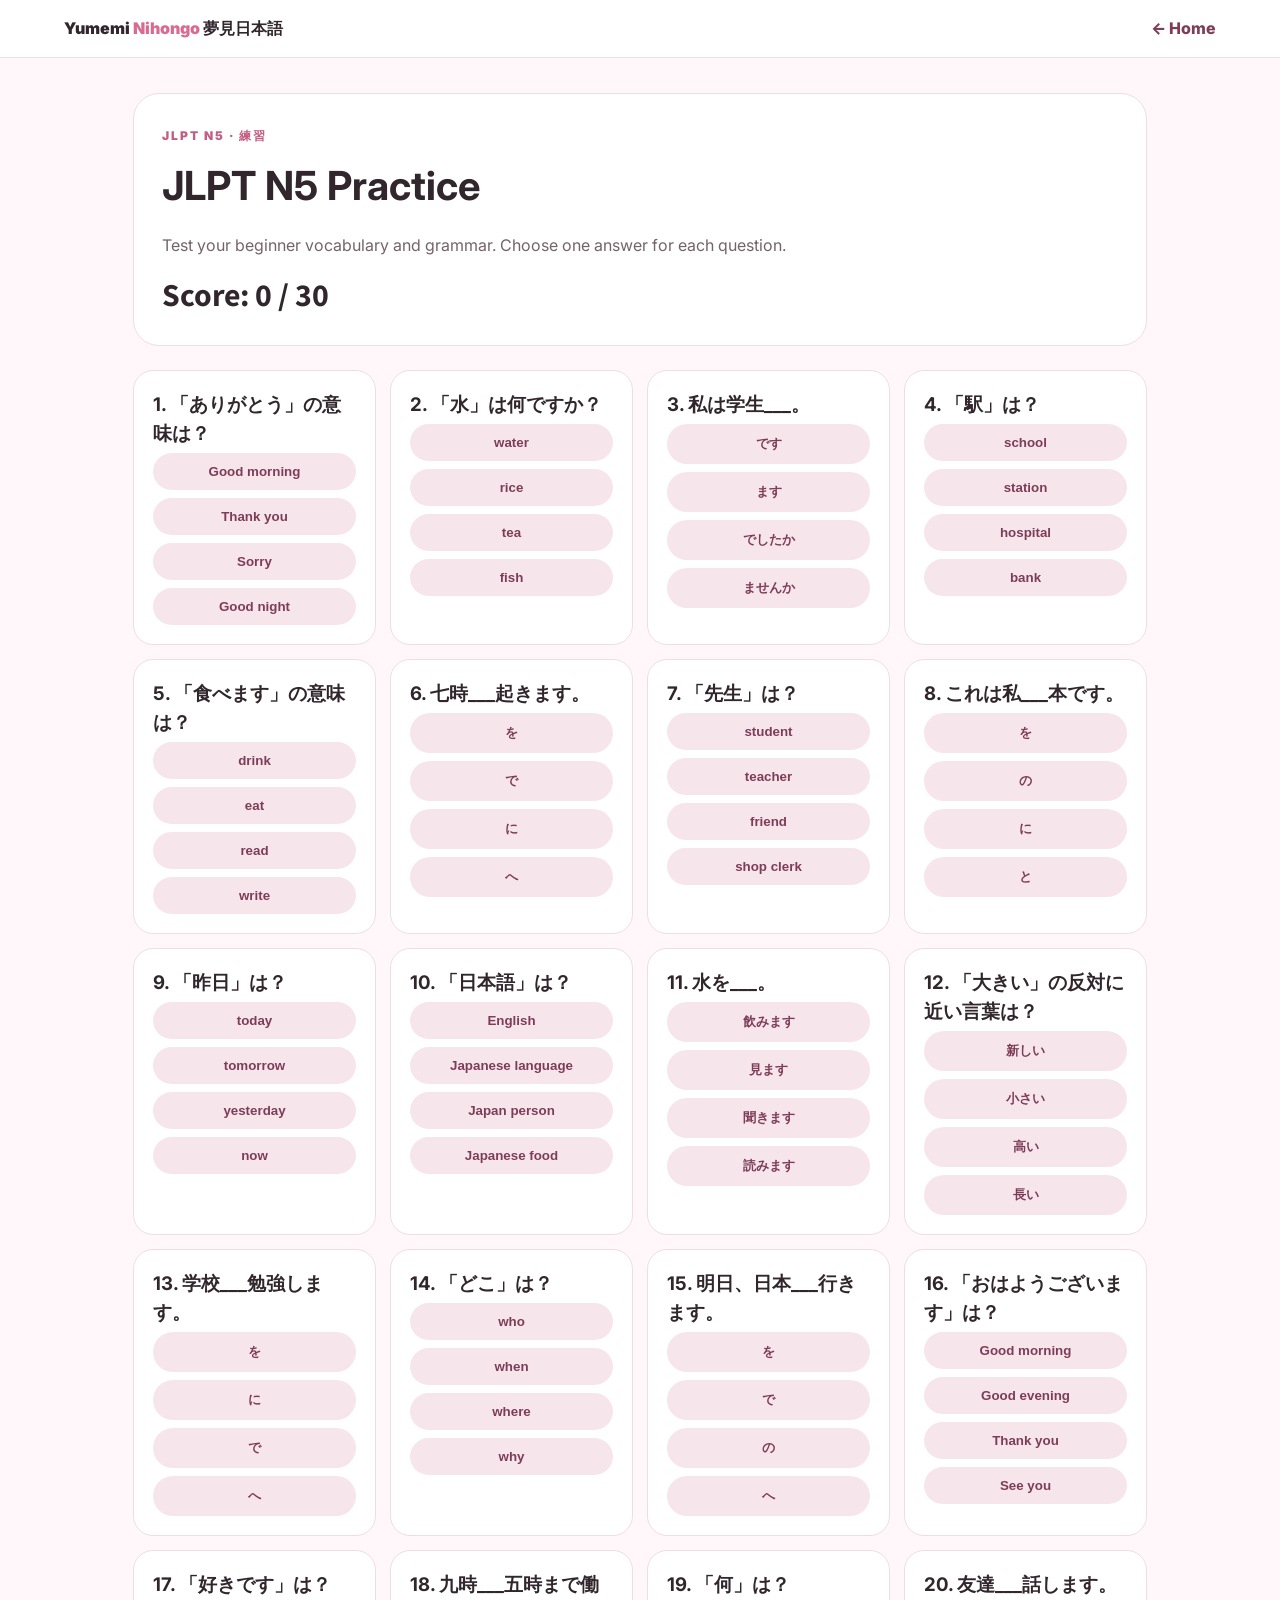
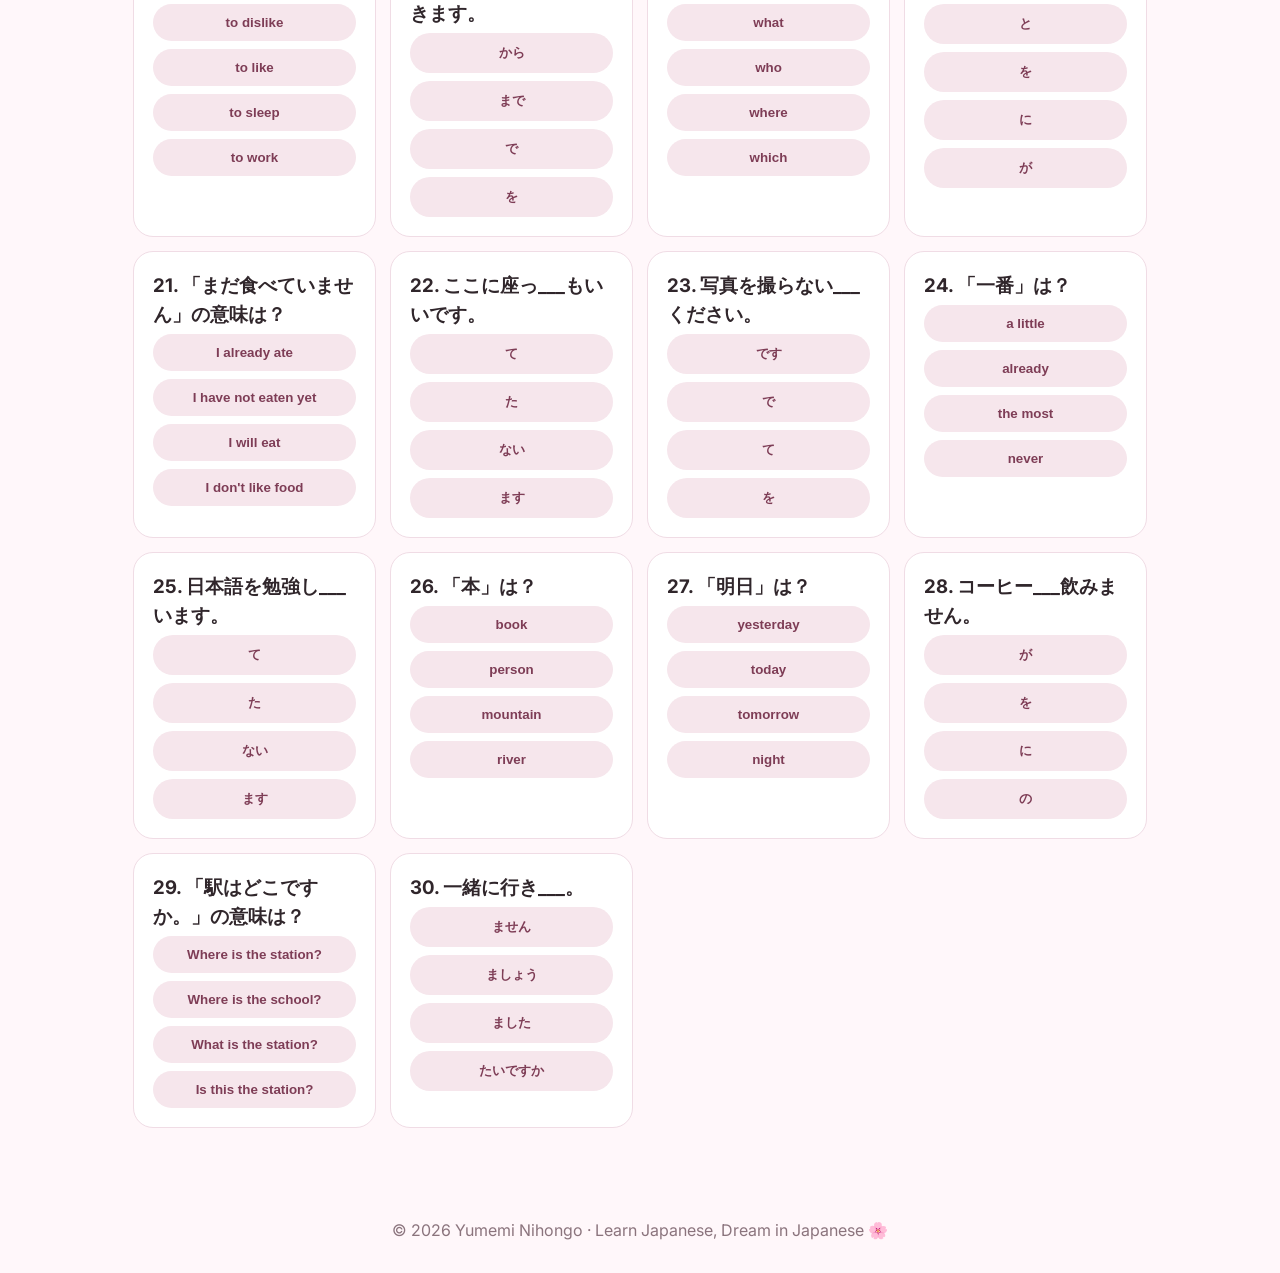
<file: jlpt.html>
<!DOCTYPE html><html lang="en"><head><meta charset="UTF-8"><meta name="viewport" content="width=device-width,initial-scale=1">
<title>JLPT N5 Practice — Yumemi Nihongo</title><link rel="preconnect" href="https://fonts.googleapis.com"><link rel="preconnect" href="https://fonts.gstatic.com" crossorigin>
<link href="https://fonts.googleapis.com/css2?family=Inter:wght@400;500;600;700;800;900&family=Noto+Sans+JP:wght@400;500;700;900&display=swap" rel="stylesheet"><style>
:root{--pink:#d96b91;--dark:#30262b;--muted:#74636a;--line:#f0dce5;--bg:#fff7fa;--card:#fff}
*{box-sizing:border-box}body{margin:0;background:var(--bg);color:var(--dark);font-family:Inter,Arial,sans-serif;line-height:1.55}
header{background:#fff;border-bottom:1px solid var(--line);padding:16px 5%;display:flex;align-items:center;justify-content:space-between;position:sticky;top:0;z-index:5}
.brand{font-weight:900;text-decoration:none;color:var(--dark)}.brand span{color:var(--pink)}
.back{color:#7e3d56;text-decoration:none;font-weight:800}
main{max-width:1050px;margin:0 auto;padding:35px 18px 60px}
.hero{background:#fff;border:1px solid var(--line);border-radius:26px;padding:28px;margin-bottom:24px}
.eyebrow{font-size:12px;font-weight:900;letter-spacing:2px;color:#c45d83}.hero h1{font-size:40px;margin:8px 0}.hero p{color:var(--muted)}
.toolbar{display:flex;gap:10px;flex-wrap:wrap;margin:18px 0}.toolbar input,.toolbar select{padding:12px 14px;border:1px solid #e8d6de;border-radius:12px;background:#fff;font:inherit}
.grid{display:grid;grid-template-columns:repeat(auto-fit,minmax(230px,1fr));gap:14px}
.card{background:var(--card);border:1px solid var(--line);border-radius:20px;padding:19px}
.card h3{margin:0 0 5px}.jp{font-family:"Noto Sans JP",Arial,sans-serif;font-size:28px;font-weight:800}.romaji{color:var(--pink);font-weight:800}.muted{color:var(--muted)}
table{width:100%;border-collapse:collapse;background:#fff;border:1px solid var(--line);border-radius:18px;overflow:hidden}th,td{text-align:left;padding:12px;border-bottom:1px solid #f1e4e8}th{background:#fff0f5}
button,.btn{border:0;border-radius:999px;padding:11px 16px;background:var(--pink);color:#fff;font-weight:800;cursor:pointer;text-decoration:none;display:inline-block}
.secondary{background:#f6e6ec;color:#7e3d56}.answer{display:none;margin-top:10px;padding:10px;background:#fff3f7;border-radius:10px}
.lesson{margin:15px 0}.lesson h2{font-size:24px}.example{background:#fff8fb;border-left:4px solid var(--pink);padding:12px 15px;margin:10px 0;border-radius:0 12px 12px 0}
footer{text-align:center;color:#8b747d;padding:30px}
@media(max-width:600px){.hero h1{font-size:32px}header{padding:14px 4%}}
</style></head>
<body><header><a class="brand" href="index.html">Yumemi <span>Nihongo</span> 夢見日本語</a><a class="back" href="index.html">← Home</a></header>
<main><section class="hero"><span class="eyebrow">JLPT N5 · 練習</span><h1>JLPT N5 Practice</h1><p>Test your beginner vocabulary and grammar. Choose one answer for each question.</p><div id="score" class="jp">Score: 0 / 30</div></section><section class="grid"><article class="card quiz"><h3>1. 「ありがとう」の意味は？</h3><div style="display:grid;gap:8px"><button class="secondary opt" data-correct="False">Good morning</button><button class="secondary opt" data-correct="True">Thank you</button><button class="secondary opt" data-correct="False">Sorry</button><button class="secondary opt" data-correct="False">Good night</button></div><div class="result muted"></div></article><article class="card quiz"><h3>2. 「水」は何ですか？</h3><div style="display:grid;gap:8px"><button class="secondary opt" data-correct="True">water</button><button class="secondary opt" data-correct="False">rice</button><button class="secondary opt" data-correct="False">tea</button><button class="secondary opt" data-correct="False">fish</button></div><div class="result muted"></div></article><article class="card quiz"><h3>3. 私は学生___。</h3><div style="display:grid;gap:8px"><button class="secondary opt" data-correct="True">です</button><button class="secondary opt" data-correct="False">ます</button><button class="secondary opt" data-correct="False">でしたか</button><button class="secondary opt" data-correct="False">ませんか</button></div><div class="result muted"></div></article><article class="card quiz"><h3>4. 「駅」は？</h3><div style="display:grid;gap:8px"><button class="secondary opt" data-correct="False">school</button><button class="secondary opt" data-correct="True">station</button><button class="secondary opt" data-correct="False">hospital</button><button class="secondary opt" data-correct="False">bank</button></div><div class="result muted"></div></article><article class="card quiz"><h3>5. 「食べます」の意味は？</h3><div style="display:grid;gap:8px"><button class="secondary opt" data-correct="False">drink</button><button class="secondary opt" data-correct="True">eat</button><button class="secondary opt" data-correct="False">read</button><button class="secondary opt" data-correct="False">write</button></div><div class="result muted"></div></article><article class="card quiz"><h3>6. 七時___起きます。</h3><div style="display:grid;gap:8px"><button class="secondary opt" data-correct="False">を</button><button class="secondary opt" data-correct="False">で</button><button class="secondary opt" data-correct="True">に</button><button class="secondary opt" data-correct="False">へ</button></div><div class="result muted"></div></article><article class="card quiz"><h3>7. 「先生」は？</h3><div style="display:grid;gap:8px"><button class="secondary opt" data-correct="False">student</button><button class="secondary opt" data-correct="True">teacher</button><button class="secondary opt" data-correct="False">friend</button><button class="secondary opt" data-correct="False">shop clerk</button></div><div class="result muted"></div></article><article class="card quiz"><h3>8. これは私___本です。</h3><div style="display:grid;gap:8px"><button class="secondary opt" data-correct="False">を</button><button class="secondary opt" data-correct="True">の</button><button class="secondary opt" data-correct="False">に</button><button class="secondary opt" data-correct="False">と</button></div><div class="result muted"></div></article><article class="card quiz"><h3>9. 「昨日」は？</h3><div style="display:grid;gap:8px"><button class="secondary opt" data-correct="False">today</button><button class="secondary opt" data-correct="False">tomorrow</button><button class="secondary opt" data-correct="True">yesterday</button><button class="secondary opt" data-correct="False">now</button></div><div class="result muted"></div></article><article class="card quiz"><h3>10. 「日本語」は？</h3><div style="display:grid;gap:8px"><button class="secondary opt" data-correct="False">English</button><button class="secondary opt" data-correct="True">Japanese language</button><button class="secondary opt" data-correct="False">Japan person</button><button class="secondary opt" data-correct="False">Japanese food</button></div><div class="result muted"></div></article><article class="card quiz"><h3>11. 水を___。</h3><div style="display:grid;gap:8px"><button class="secondary opt" data-correct="True">飲みます</button><button class="secondary opt" data-correct="False">見ます</button><button class="secondary opt" data-correct="False">聞きます</button><button class="secondary opt" data-correct="False">読みます</button></div><div class="result muted"></div></article><article class="card quiz"><h3>12. 「大きい」の反対に近い言葉は？</h3><div style="display:grid;gap:8px"><button class="secondary opt" data-correct="False">新しい</button><button class="secondary opt" data-correct="True">小さい</button><button class="secondary opt" data-correct="False">高い</button><button class="secondary opt" data-correct="False">長い</button></div><div class="result muted"></div></article><article class="card quiz"><h3>13. 学校___勉強します。</h3><div style="display:grid;gap:8px"><button class="secondary opt" data-correct="False">を</button><button class="secondary opt" data-correct="False">に</button><button class="secondary opt" data-correct="True">で</button><button class="secondary opt" data-correct="False">へ</button></div><div class="result muted"></div></article><article class="card quiz"><h3>14. 「どこ」は？</h3><div style="display:grid;gap:8px"><button class="secondary opt" data-correct="False">who</button><button class="secondary opt" data-correct="False">when</button><button class="secondary opt" data-correct="True">where</button><button class="secondary opt" data-correct="False">why</button></div><div class="result muted"></div></article><article class="card quiz"><h3>15. 明日、日本___行きます。</h3><div style="display:grid;gap:8px"><button class="secondary opt" data-correct="False">を</button><button class="secondary opt" data-correct="False">で</button><button class="secondary opt" data-correct="False">の</button><button class="secondary opt" data-correct="True">へ</button></div><div class="result muted"></div></article><article class="card quiz"><h3>16. 「おはようございます」は？</h3><div style="display:grid;gap:8px"><button class="secondary opt" data-correct="True">Good morning</button><button class="secondary opt" data-correct="False">Good evening</button><button class="secondary opt" data-correct="False">Thank you</button><button class="secondary opt" data-correct="False">See you</button></div><div class="result muted"></div></article><article class="card quiz"><h3>17. 「好きです」は？</h3><div style="display:grid;gap:8px"><button class="secondary opt" data-correct="False">to dislike</button><button class="secondary opt" data-correct="True">to like</button><button class="secondary opt" data-correct="False">to sleep</button><button class="secondary opt" data-correct="False">to work</button></div><div class="result muted"></div></article><article class="card quiz"><h3>18. 九時___五時まで働きます。</h3><div style="display:grid;gap:8px"><button class="secondary opt" data-correct="True">から</button><button class="secondary opt" data-correct="False">まで</button><button class="secondary opt" data-correct="False">で</button><button class="secondary opt" data-correct="False">を</button></div><div class="result muted"></div></article><article class="card quiz"><h3>19. 「何」は？</h3><div style="display:grid;gap:8px"><button class="secondary opt" data-correct="True">what</button><button class="secondary opt" data-correct="False">who</button><button class="secondary opt" data-correct="False">where</button><button class="secondary opt" data-correct="False">which</button></div><div class="result muted"></div></article><article class="card quiz"><h3>20. 友達___話します。</h3><div style="display:grid;gap:8px"><button class="secondary opt" data-correct="True">と</button><button class="secondary opt" data-correct="False">を</button><button class="secondary opt" data-correct="False">に</button><button class="secondary opt" data-correct="False">が</button></div><div class="result muted"></div></article><article class="card quiz"><h3>21. 「まだ食べていません」の意味は？</h3><div style="display:grid;gap:8px"><button class="secondary opt" data-correct="False">I already ate</button><button class="secondary opt" data-correct="True">I have not eaten yet</button><button class="secondary opt" data-correct="False">I will eat</button><button class="secondary opt" data-correct="False">I don't like food</button></div><div class="result muted"></div></article><article class="card quiz"><h3>22. ここに座っ___もいいです。</h3><div style="display:grid;gap:8px"><button class="secondary opt" data-correct="True">て</button><button class="secondary opt" data-correct="False">た</button><button class="secondary opt" data-correct="False">ない</button><button class="secondary opt" data-correct="False">ます</button></div><div class="result muted"></div></article><article class="card quiz"><h3>23. 写真を撮らない___ください。</h3><div style="display:grid;gap:8px"><button class="secondary opt" data-correct="False">です</button><button class="secondary opt" data-correct="True">で</button><button class="secondary opt" data-correct="False">て</button><button class="secondary opt" data-correct="False">を</button></div><div class="result muted"></div></article><article class="card quiz"><h3>24. 「一番」は？</h3><div style="display:grid;gap:8px"><button class="secondary opt" data-correct="False">a little</button><button class="secondary opt" data-correct="False">already</button><button class="secondary opt" data-correct="True">the most</button><button class="secondary opt" data-correct="False">never</button></div><div class="result muted"></div></article><article class="card quiz"><h3>25. 日本語を勉強し___います。</h3><div style="display:grid;gap:8px"><button class="secondary opt" data-correct="True">て</button><button class="secondary opt" data-correct="False">た</button><button class="secondary opt" data-correct="False">ない</button><button class="secondary opt" data-correct="False">ます</button></div><div class="result muted"></div></article><article class="card quiz"><h3>26. 「本」は？</h3><div style="display:grid;gap:8px"><button class="secondary opt" data-correct="True">book</button><button class="secondary opt" data-correct="False">person</button><button class="secondary opt" data-correct="False">mountain</button><button class="secondary opt" data-correct="False">river</button></div><div class="result muted"></div></article><article class="card quiz"><h3>27. 「明日」は？</h3><div style="display:grid;gap:8px"><button class="secondary opt" data-correct="False">yesterday</button><button class="secondary opt" data-correct="False">today</button><button class="secondary opt" data-correct="True">tomorrow</button><button class="secondary opt" data-correct="False">night</button></div><div class="result muted"></div></article><article class="card quiz"><h3>28. コーヒー___飲みません。</h3><div style="display:grid;gap:8px"><button class="secondary opt" data-correct="False">が</button><button class="secondary opt" data-correct="True">を</button><button class="secondary opt" data-correct="False">に</button><button class="secondary opt" data-correct="False">の</button></div><div class="result muted"></div></article><article class="card quiz"><h3>29. 「駅はどこですか。」の意味は？</h3><div style="display:grid;gap:8px"><button class="secondary opt" data-correct="True">Where is the station?</button><button class="secondary opt" data-correct="False">Where is the school?</button><button class="secondary opt" data-correct="False">What is the station?</button><button class="secondary opt" data-correct="False">Is this the station?</button></div><div class="result muted"></div></article><article class="card quiz"><h3>30. 一緒に行き___。</h3><div style="display:grid;gap:8px"><button class="secondary opt" data-correct="False">ません</button><button class="secondary opt" data-correct="True">ましょう</button><button class="secondary opt" data-correct="False">ました</button><button class="secondary opt" data-correct="False">たいですか</button></div><div class="result muted"></div></article></section></main><footer>© 2026 Yumemi Nihongo · Learn Japanese, Dream in Japanese 🌸</footer><script>let score=0,answered=0;document.querySelectorAll('.quiz').forEach(card=>{card.querySelectorAll('.opt').forEach(b=>b.onclick=()=>{if(card.dataset.done)return;card.dataset.done=1;answered++;if(b.dataset.correct==='true'){score++;card.querySelector('.result').textContent='✓ Correct!'}else{card.querySelector('.result').textContent='✗ Not quite.'}card.querySelectorAll('.opt').forEach(x=>x.disabled=true);document.getElementById('score').textContent=`Score: ${score} / 30`;})});</script></body></html>
</file>
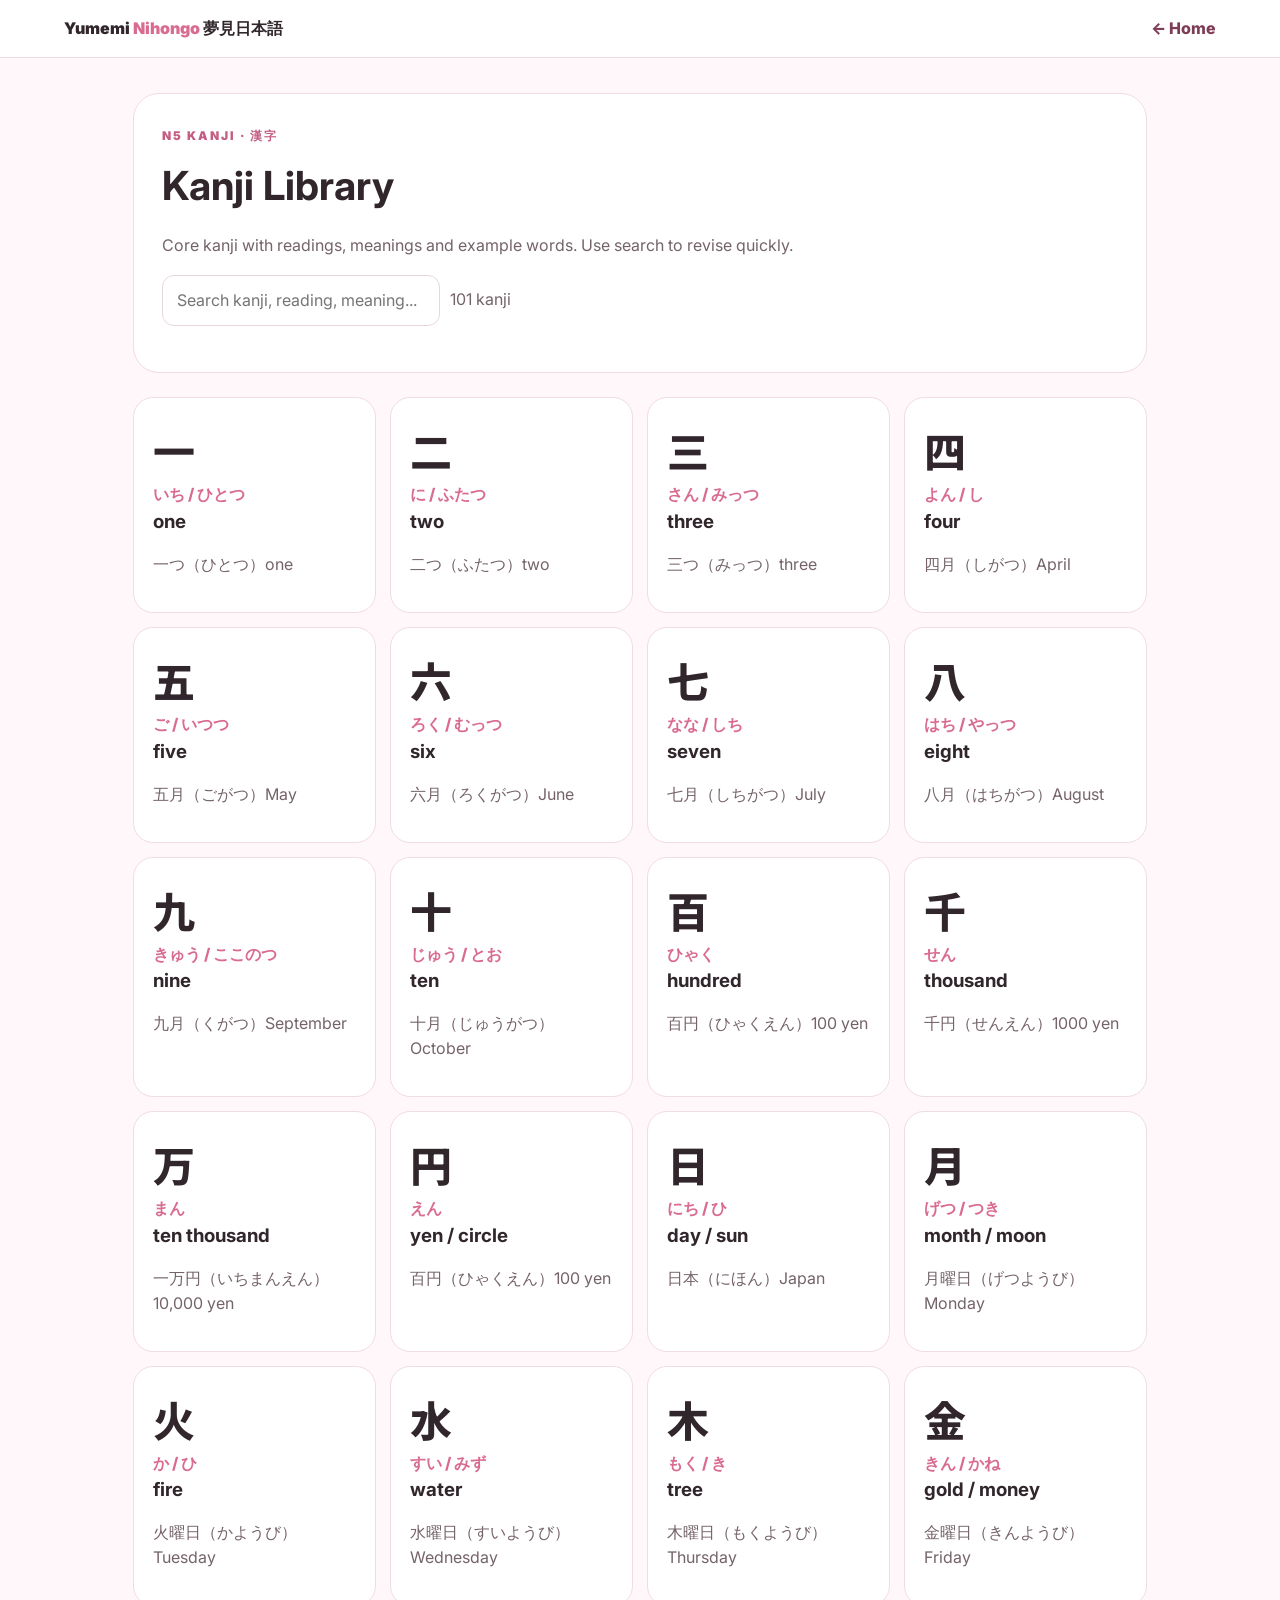
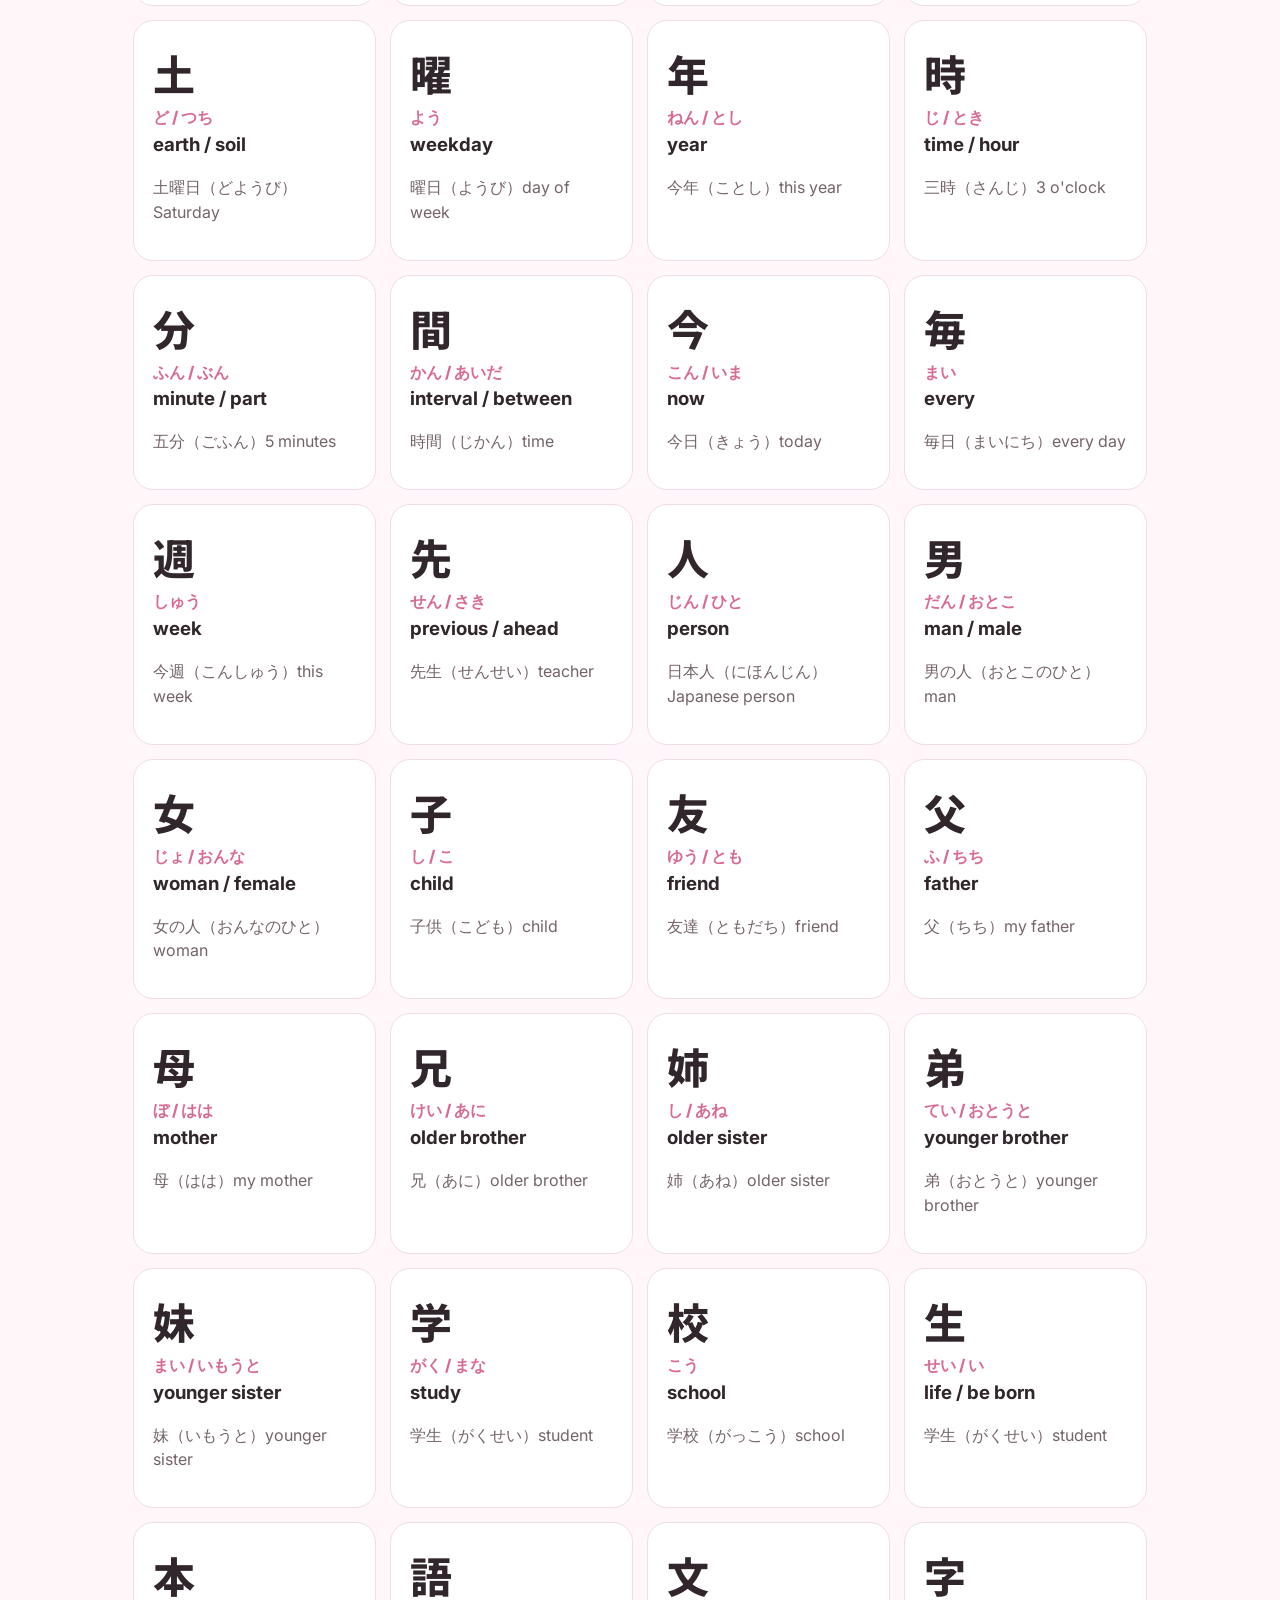
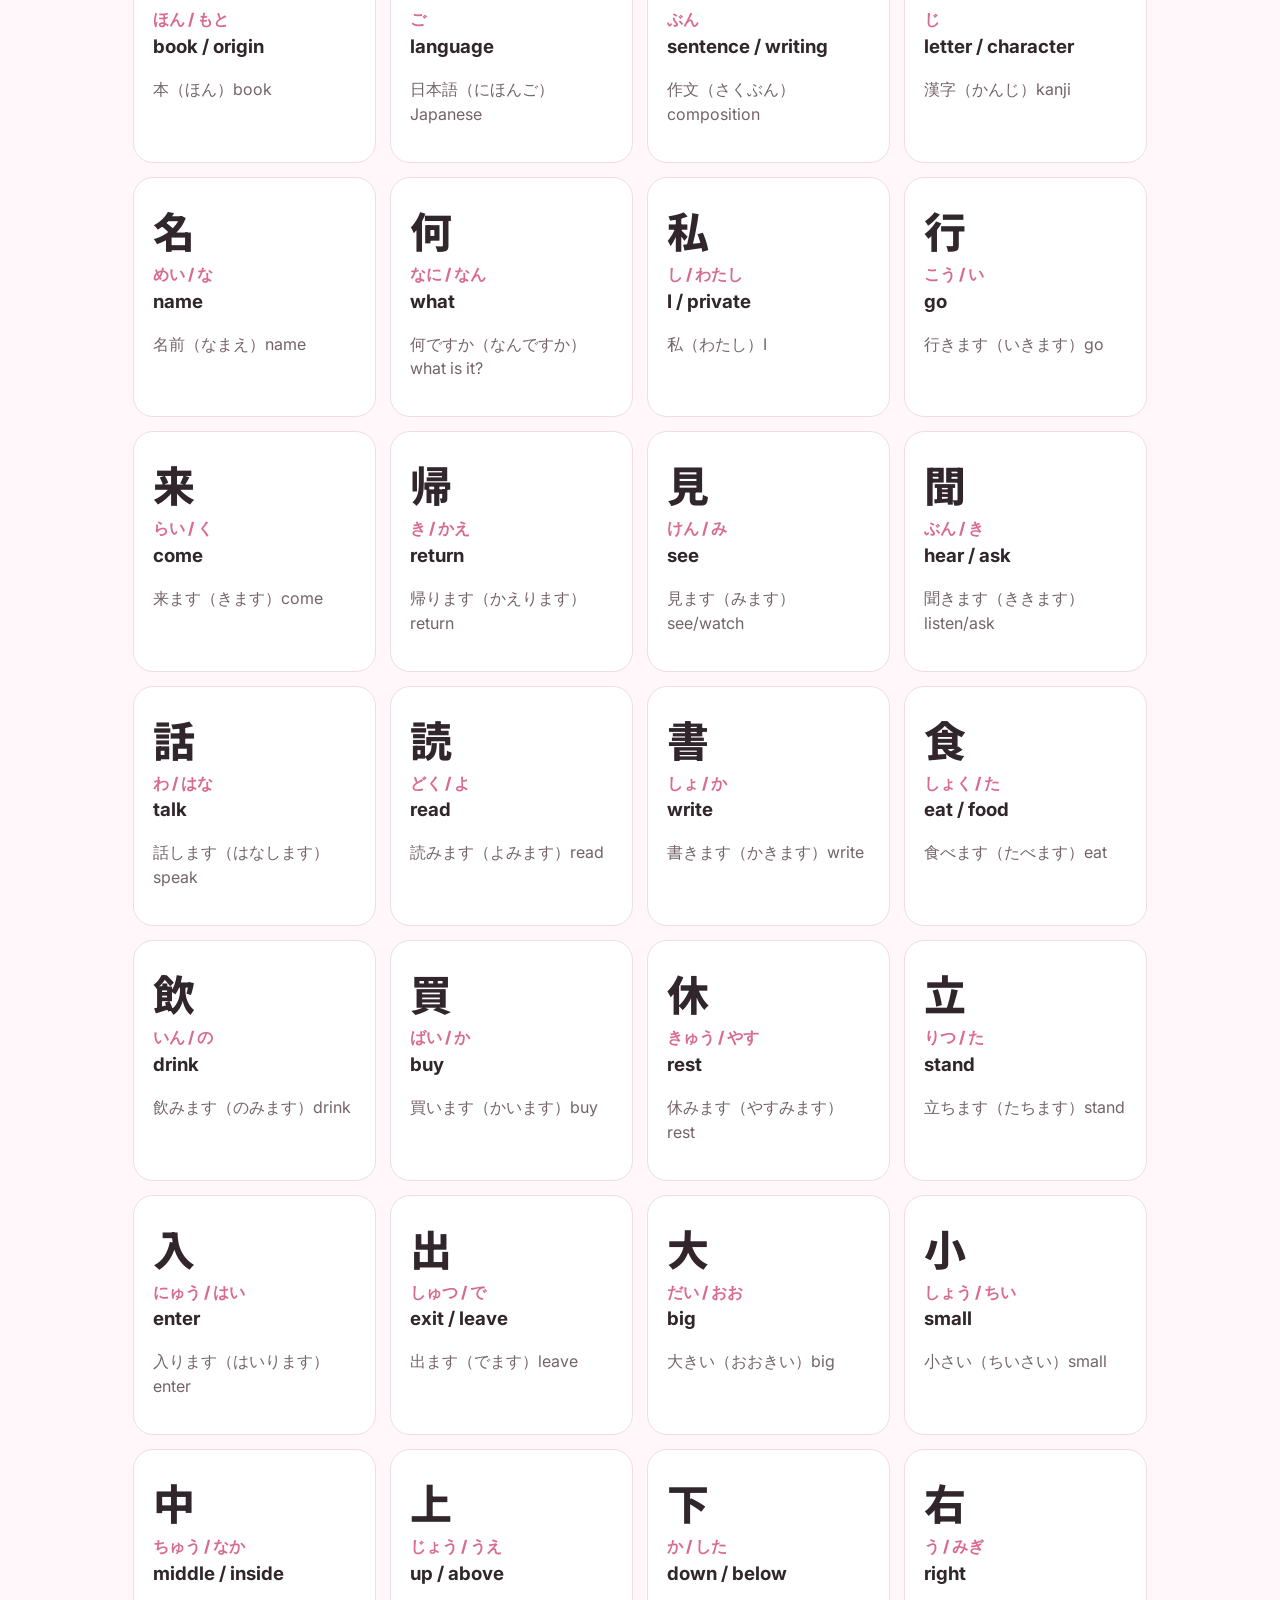
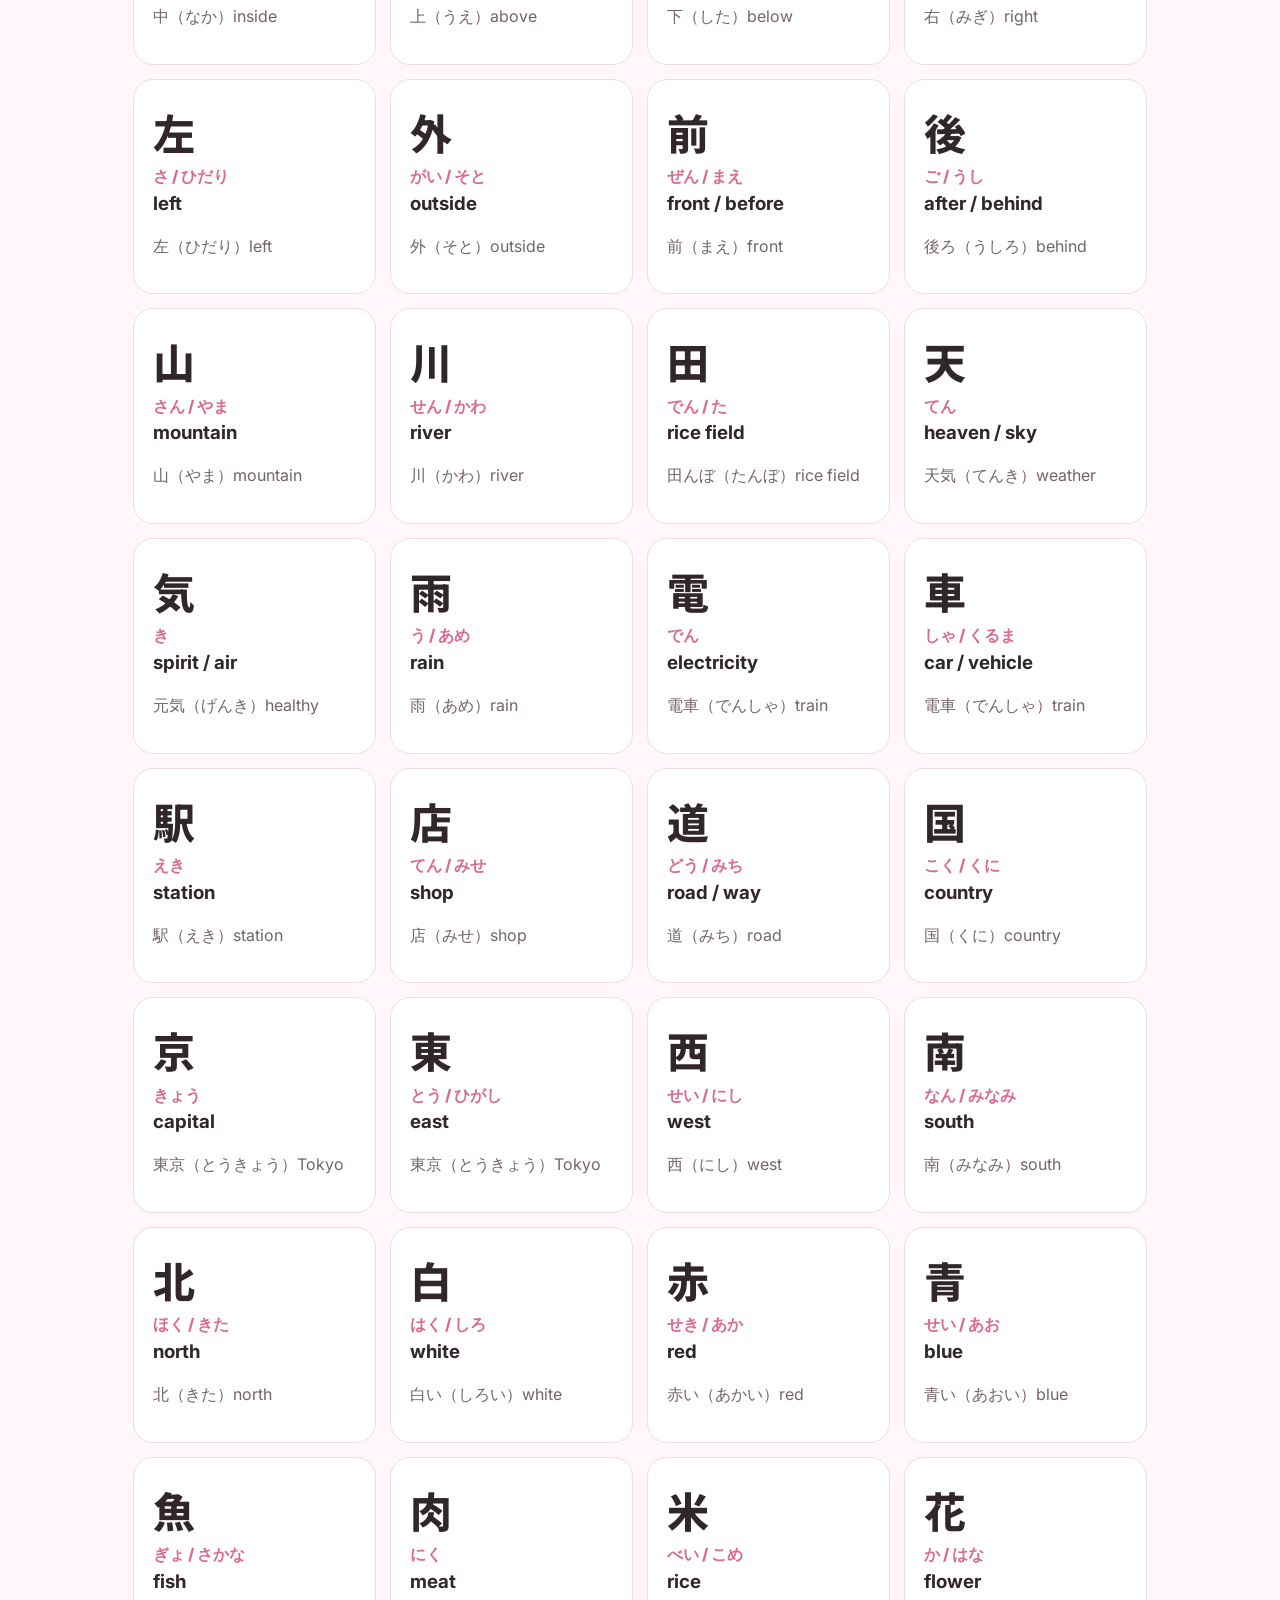
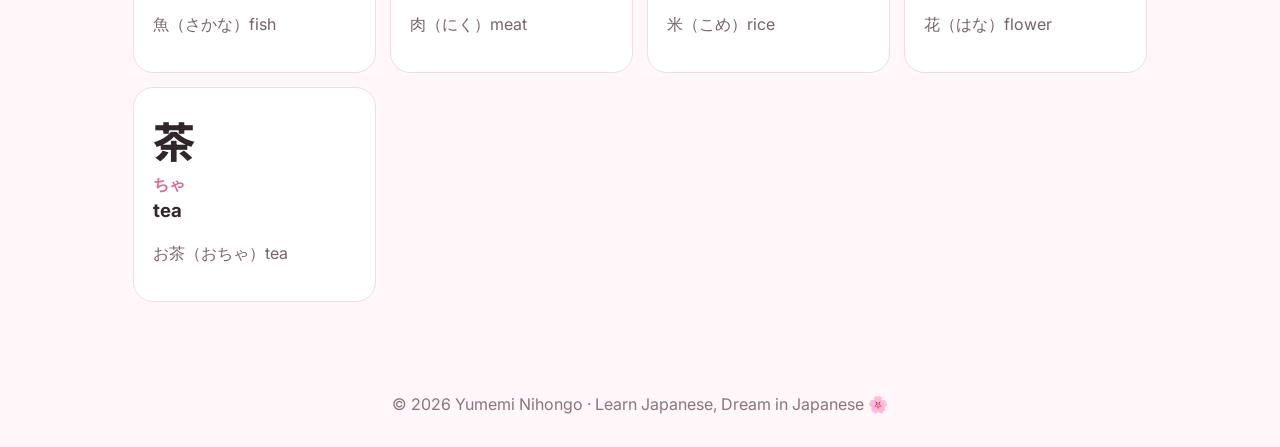
<file: kanji.html>
<!DOCTYPE html><html lang="en"><head><meta charset="UTF-8"><meta name="viewport" content="width=device-width,initial-scale=1">
<title>Kanji Library — Yumemi Nihongo</title><link rel="preconnect" href="https://fonts.googleapis.com"><link rel="preconnect" href="https://fonts.gstatic.com" crossorigin>
<link href="https://fonts.googleapis.com/css2?family=Inter:wght@400;500;600;700;800;900&family=Noto+Sans+JP:wght@400;500;700;900&display=swap" rel="stylesheet"><style>
:root{--pink:#d96b91;--dark:#30262b;--muted:#74636a;--line:#f0dce5;--bg:#fff7fa;--card:#fff}
*{box-sizing:border-box}body{margin:0;background:var(--bg);color:var(--dark);font-family:Inter,Arial,sans-serif;line-height:1.55}
header{background:#fff;border-bottom:1px solid var(--line);padding:16px 5%;display:flex;align-items:center;justify-content:space-between;position:sticky;top:0;z-index:5}
.brand{font-weight:900;text-decoration:none;color:var(--dark)}.brand span{color:var(--pink)}
.back{color:#7e3d56;text-decoration:none;font-weight:800}
main{max-width:1050px;margin:0 auto;padding:35px 18px 60px}
.hero{background:#fff;border:1px solid var(--line);border-radius:26px;padding:28px;margin-bottom:24px}
.eyebrow{font-size:12px;font-weight:900;letter-spacing:2px;color:#c45d83}.hero h1{font-size:40px;margin:8px 0}.hero p{color:var(--muted)}
.toolbar{display:flex;gap:10px;flex-wrap:wrap;margin:18px 0}.toolbar input,.toolbar select{padding:12px 14px;border:1px solid #e8d6de;border-radius:12px;background:#fff;font:inherit}
.grid{display:grid;grid-template-columns:repeat(auto-fit,minmax(230px,1fr));gap:14px}
.card{background:var(--card);border:1px solid var(--line);border-radius:20px;padding:19px}
.card h3{margin:0 0 5px}.jp{font-family:"Noto Sans JP",Arial,sans-serif;font-size:28px;font-weight:800}.romaji{color:var(--pink);font-weight:800}.muted{color:var(--muted)}
table{width:100%;border-collapse:collapse;background:#fff;border:1px solid var(--line);border-radius:18px;overflow:hidden}th,td{text-align:left;padding:12px;border-bottom:1px solid #f1e4e8}th{background:#fff0f5}
button,.btn{border:0;border-radius:999px;padding:11px 16px;background:var(--pink);color:#fff;font-weight:800;cursor:pointer;text-decoration:none;display:inline-block}
.secondary{background:#f6e6ec;color:#7e3d56}.answer{display:none;margin-top:10px;padding:10px;background:#fff3f7;border-radius:10px}
.lesson{margin:15px 0}.lesson h2{font-size:24px}.example{background:#fff8fb;border-left:4px solid var(--pink);padding:12px 15px;margin:10px 0;border-radius:0 12px 12px 0}
footer{text-align:center;color:#8b747d;padding:30px}
@media(max-width:600px){.hero h1{font-size:32px}header{padding:14px 4%}}
</style></head>
<body><header><a class="brand" href="index.html">Yumemi <span>Nihongo</span> 夢見日本語</a><a class="back" href="index.html">← Home</a></header>
<main><section class="hero"><span class="eyebrow">N5 KANJI · 漢字</span><h1>Kanji Library</h1><p>Core kanji with readings, meanings and example words. Use search to revise quickly.</p>
<div class="toolbar"><input id="search" placeholder="Search kanji, reading, meaning..."><span class="muted" style="padding:12px 0">101 kanji</span></div></section>
<section class="grid" id="grid"><article class="card"><div class="jp" style="font-size:42px">一</div><div class="romaji">いち / ひとつ</div><h3>one</h3><p class="muted">一つ（ひとつ）one</p></article><article class="card"><div class="jp" style="font-size:42px">二</div><div class="romaji">に / ふたつ</div><h3>two</h3><p class="muted">二つ（ふたつ）two</p></article><article class="card"><div class="jp" style="font-size:42px">三</div><div class="romaji">さん / みっつ</div><h3>three</h3><p class="muted">三つ（みっつ）three</p></article><article class="card"><div class="jp" style="font-size:42px">四</div><div class="romaji">よん / し</div><h3>four</h3><p class="muted">四月（しがつ）April</p></article><article class="card"><div class="jp" style="font-size:42px">五</div><div class="romaji">ご / いつつ</div><h3>five</h3><p class="muted">五月（ごがつ）May</p></article><article class="card"><div class="jp" style="font-size:42px">六</div><div class="romaji">ろく / むっつ</div><h3>six</h3><p class="muted">六月（ろくがつ）June</p></article><article class="card"><div class="jp" style="font-size:42px">七</div><div class="romaji">なな / しち</div><h3>seven</h3><p class="muted">七月（しちがつ）July</p></article><article class="card"><div class="jp" style="font-size:42px">八</div><div class="romaji">はち / やっつ</div><h3>eight</h3><p class="muted">八月（はちがつ）August</p></article><article class="card"><div class="jp" style="font-size:42px">九</div><div class="romaji">きゅう / ここのつ</div><h3>nine</h3><p class="muted">九月（くがつ）September</p></article><article class="card"><div class="jp" style="font-size:42px">十</div><div class="romaji">じゅう / とお</div><h3>ten</h3><p class="muted">十月（じゅうがつ）October</p></article><article class="card"><div class="jp" style="font-size:42px">百</div><div class="romaji">ひゃく</div><h3>hundred</h3><p class="muted">百円（ひゃくえん）100 yen</p></article><article class="card"><div class="jp" style="font-size:42px">千</div><div class="romaji">せん</div><h3>thousand</h3><p class="muted">千円（せんえん）1000 yen</p></article><article class="card"><div class="jp" style="font-size:42px">万</div><div class="romaji">まん</div><h3>ten thousand</h3><p class="muted">一万円（いちまんえん）10,000 yen</p></article><article class="card"><div class="jp" style="font-size:42px">円</div><div class="romaji">えん</div><h3>yen / circle</h3><p class="muted">百円（ひゃくえん）100 yen</p></article><article class="card"><div class="jp" style="font-size:42px">日</div><div class="romaji">にち / ひ</div><h3>day / sun</h3><p class="muted">日本（にほん）Japan</p></article><article class="card"><div class="jp" style="font-size:42px">月</div><div class="romaji">げつ / つき</div><h3>month / moon</h3><p class="muted">月曜日（げつようび）Monday</p></article><article class="card"><div class="jp" style="font-size:42px">火</div><div class="romaji">か / ひ</div><h3>fire</h3><p class="muted">火曜日（かようび）Tuesday</p></article><article class="card"><div class="jp" style="font-size:42px">水</div><div class="romaji">すい / みず</div><h3>water</h3><p class="muted">水曜日（すいようび）Wednesday</p></article><article class="card"><div class="jp" style="font-size:42px">木</div><div class="romaji">もく / き</div><h3>tree</h3><p class="muted">木曜日（もくようび）Thursday</p></article><article class="card"><div class="jp" style="font-size:42px">金</div><div class="romaji">きん / かね</div><h3>gold / money</h3><p class="muted">金曜日（きんようび）Friday</p></article><article class="card"><div class="jp" style="font-size:42px">土</div><div class="romaji">ど / つち</div><h3>earth / soil</h3><p class="muted">土曜日（どようび）Saturday</p></article><article class="card"><div class="jp" style="font-size:42px">曜</div><div class="romaji">よう</div><h3>weekday</h3><p class="muted">曜日（ようび）day of week</p></article><article class="card"><div class="jp" style="font-size:42px">年</div><div class="romaji">ねん / とし</div><h3>year</h3><p class="muted">今年（ことし）this year</p></article><article class="card"><div class="jp" style="font-size:42px">時</div><div class="romaji">じ / とき</div><h3>time / hour</h3><p class="muted">三時（さんじ）3 o'clock</p></article><article class="card"><div class="jp" style="font-size:42px">分</div><div class="romaji">ふん / ぶん</div><h3>minute / part</h3><p class="muted">五分（ごふん）5 minutes</p></article><article class="card"><div class="jp" style="font-size:42px">間</div><div class="romaji">かん / あいだ</div><h3>interval / between</h3><p class="muted">時間（じかん）time</p></article><article class="card"><div class="jp" style="font-size:42px">今</div><div class="romaji">こん / いま</div><h3>now</h3><p class="muted">今日（きょう）today</p></article><article class="card"><div class="jp" style="font-size:42px">毎</div><div class="romaji">まい</div><h3>every</h3><p class="muted">毎日（まいにち）every day</p></article><article class="card"><div class="jp" style="font-size:42px">週</div><div class="romaji">しゅう</div><h3>week</h3><p class="muted">今週（こんしゅう）this week</p></article><article class="card"><div class="jp" style="font-size:42px">先</div><div class="romaji">せん / さき</div><h3>previous / ahead</h3><p class="muted">先生（せんせい）teacher</p></article><article class="card"><div class="jp" style="font-size:42px">人</div><div class="romaji">じん / ひと</div><h3>person</h3><p class="muted">日本人（にほんじん）Japanese person</p></article><article class="card"><div class="jp" style="font-size:42px">男</div><div class="romaji">だん / おとこ</div><h3>man / male</h3><p class="muted">男の人（おとこのひと）man</p></article><article class="card"><div class="jp" style="font-size:42px">女</div><div class="romaji">じょ / おんな</div><h3>woman / female</h3><p class="muted">女の人（おんなのひと）woman</p></article><article class="card"><div class="jp" style="font-size:42px">子</div><div class="romaji">し / こ</div><h3>child</h3><p class="muted">子供（こども）child</p></article><article class="card"><div class="jp" style="font-size:42px">友</div><div class="romaji">ゆう / とも</div><h3>friend</h3><p class="muted">友達（ともだち）friend</p></article><article class="card"><div class="jp" style="font-size:42px">父</div><div class="romaji">ふ / ちち</div><h3>father</h3><p class="muted">父（ちち）my father</p></article><article class="card"><div class="jp" style="font-size:42px">母</div><div class="romaji">ぼ / はは</div><h3>mother</h3><p class="muted">母（はは）my mother</p></article><article class="card"><div class="jp" style="font-size:42px">兄</div><div class="romaji">けい / あに</div><h3>older brother</h3><p class="muted">兄（あに）older brother</p></article><article class="card"><div class="jp" style="font-size:42px">姉</div><div class="romaji">し / あね</div><h3>older sister</h3><p class="muted">姉（あね）older sister</p></article><article class="card"><div class="jp" style="font-size:42px">弟</div><div class="romaji">てい / おとうと</div><h3>younger brother</h3><p class="muted">弟（おとうと）younger brother</p></article><article class="card"><div class="jp" style="font-size:42px">妹</div><div class="romaji">まい / いもうと</div><h3>younger sister</h3><p class="muted">妹（いもうと）younger sister</p></article><article class="card"><div class="jp" style="font-size:42px">学</div><div class="romaji">がく / まな</div><h3>study</h3><p class="muted">学生（がくせい）student</p></article><article class="card"><div class="jp" style="font-size:42px">校</div><div class="romaji">こう</div><h3>school</h3><p class="muted">学校（がっこう）school</p></article><article class="card"><div class="jp" style="font-size:42px">生</div><div class="romaji">せい / い</div><h3>life / be born</h3><p class="muted">学生（がくせい）student</p></article><article class="card"><div class="jp" style="font-size:42px">本</div><div class="romaji">ほん / もと</div><h3>book / origin</h3><p class="muted">本（ほん）book</p></article><article class="card"><div class="jp" style="font-size:42px">語</div><div class="romaji">ご</div><h3>language</h3><p class="muted">日本語（にほんご）Japanese</p></article><article class="card"><div class="jp" style="font-size:42px">文</div><div class="romaji">ぶん</div><h3>sentence / writing</h3><p class="muted">作文（さくぶん）composition</p></article><article class="card"><div class="jp" style="font-size:42px">字</div><div class="romaji">じ</div><h3>letter / character</h3><p class="muted">漢字（かんじ）kanji</p></article><article class="card"><div class="jp" style="font-size:42px">名</div><div class="romaji">めい / な</div><h3>name</h3><p class="muted">名前（なまえ）name</p></article><article class="card"><div class="jp" style="font-size:42px">何</div><div class="romaji">なに / なん</div><h3>what</h3><p class="muted">何ですか（なんですか）what is it?</p></article><article class="card"><div class="jp" style="font-size:42px">私</div><div class="romaji">し / わたし</div><h3>I / private</h3><p class="muted">私（わたし）I</p></article><article class="card"><div class="jp" style="font-size:42px">行</div><div class="romaji">こう / い</div><h3>go</h3><p class="muted">行きます（いきます）go</p></article><article class="card"><div class="jp" style="font-size:42px">来</div><div class="romaji">らい / く</div><h3>come</h3><p class="muted">来ます（きます）come</p></article><article class="card"><div class="jp" style="font-size:42px">帰</div><div class="romaji">き / かえ</div><h3>return</h3><p class="muted">帰ります（かえります）return</p></article><article class="card"><div class="jp" style="font-size:42px">見</div><div class="romaji">けん / み</div><h3>see</h3><p class="muted">見ます（みます）see/watch</p></article><article class="card"><div class="jp" style="font-size:42px">聞</div><div class="romaji">ぶん / き</div><h3>hear / ask</h3><p class="muted">聞きます（ききます）listen/ask</p></article><article class="card"><div class="jp" style="font-size:42px">話</div><div class="romaji">わ / はな</div><h3>talk</h3><p class="muted">話します（はなします）speak</p></article><article class="card"><div class="jp" style="font-size:42px">読</div><div class="romaji">どく / よ</div><h3>read</h3><p class="muted">読みます（よみます）read</p></article><article class="card"><div class="jp" style="font-size:42px">書</div><div class="romaji">しょ / か</div><h3>write</h3><p class="muted">書きます（かきます）write</p></article><article class="card"><div class="jp" style="font-size:42px">食</div><div class="romaji">しょく / た</div><h3>eat / food</h3><p class="muted">食べます（たべます）eat</p></article><article class="card"><div class="jp" style="font-size:42px">飲</div><div class="romaji">いん / の</div><h3>drink</h3><p class="muted">飲みます（のみます）drink</p></article><article class="card"><div class="jp" style="font-size:42px">買</div><div class="romaji">ばい / か</div><h3>buy</h3><p class="muted">買います（かいます）buy</p></article><article class="card"><div class="jp" style="font-size:42px">休</div><div class="romaji">きゅう / やす</div><h3>rest</h3><p class="muted">休みます（やすみます）rest</p></article><article class="card"><div class="jp" style="font-size:42px">立</div><div class="romaji">りつ / た</div><h3>stand</h3><p class="muted">立ちます（たちます）stand</p></article><article class="card"><div class="jp" style="font-size:42px">入</div><div class="romaji">にゅう / はい</div><h3>enter</h3><p class="muted">入ります（はいります）enter</p></article><article class="card"><div class="jp" style="font-size:42px">出</div><div class="romaji">しゅつ / で</div><h3>exit / leave</h3><p class="muted">出ます（でます）leave</p></article><article class="card"><div class="jp" style="font-size:42px">大</div><div class="romaji">だい / おお</div><h3>big</h3><p class="muted">大きい（おおきい）big</p></article><article class="card"><div class="jp" style="font-size:42px">小</div><div class="romaji">しょう / ちい</div><h3>small</h3><p class="muted">小さい（ちいさい）small</p></article><article class="card"><div class="jp" style="font-size:42px">中</div><div class="romaji">ちゅう / なか</div><h3>middle / inside</h3><p class="muted">中（なか）inside</p></article><article class="card"><div class="jp" style="font-size:42px">上</div><div class="romaji">じょう / うえ</div><h3>up / above</h3><p class="muted">上（うえ）above</p></article><article class="card"><div class="jp" style="font-size:42px">下</div><div class="romaji">か / した</div><h3>down / below</h3><p class="muted">下（した）below</p></article><article class="card"><div class="jp" style="font-size:42px">右</div><div class="romaji">う / みぎ</div><h3>right</h3><p class="muted">右（みぎ）right</p></article><article class="card"><div class="jp" style="font-size:42px">左</div><div class="romaji">さ / ひだり</div><h3>left</h3><p class="muted">左（ひだり）left</p></article><article class="card"><div class="jp" style="font-size:42px">外</div><div class="romaji">がい / そと</div><h3>outside</h3><p class="muted">外（そと）outside</p></article><article class="card"><div class="jp" style="font-size:42px">前</div><div class="romaji">ぜん / まえ</div><h3>front / before</h3><p class="muted">前（まえ）front</p></article><article class="card"><div class="jp" style="font-size:42px">後</div><div class="romaji">ご / うし</div><h3>after / behind</h3><p class="muted">後ろ（うしろ）behind</p></article><article class="card"><div class="jp" style="font-size:42px">山</div><div class="romaji">さん / やま</div><h3>mountain</h3><p class="muted">山（やま）mountain</p></article><article class="card"><div class="jp" style="font-size:42px">川</div><div class="romaji">せん / かわ</div><h3>river</h3><p class="muted">川（かわ）river</p></article><article class="card"><div class="jp" style="font-size:42px">田</div><div class="romaji">でん / た</div><h3>rice field</h3><p class="muted">田んぼ（たんぼ）rice field</p></article><article class="card"><div class="jp" style="font-size:42px">天</div><div class="romaji">てん</div><h3>heaven / sky</h3><p class="muted">天気（てんき）weather</p></article><article class="card"><div class="jp" style="font-size:42px">気</div><div class="romaji">き</div><h3>spirit / air</h3><p class="muted">元気（げんき）healthy</p></article><article class="card"><div class="jp" style="font-size:42px">雨</div><div class="romaji">う / あめ</div><h3>rain</h3><p class="muted">雨（あめ）rain</p></article><article class="card"><div class="jp" style="font-size:42px">電</div><div class="romaji">でん</div><h3>electricity</h3><p class="muted">電車（でんしゃ）train</p></article><article class="card"><div class="jp" style="font-size:42px">車</div><div class="romaji">しゃ / くるま</div><h3>car / vehicle</h3><p class="muted">電車（でんしゃ）train</p></article><article class="card"><div class="jp" style="font-size:42px">駅</div><div class="romaji">えき</div><h3>station</h3><p class="muted">駅（えき）station</p></article><article class="card"><div class="jp" style="font-size:42px">店</div><div class="romaji">てん / みせ</div><h3>shop</h3><p class="muted">店（みせ）shop</p></article><article class="card"><div class="jp" style="font-size:42px">道</div><div class="romaji">どう / みち</div><h3>road / way</h3><p class="muted">道（みち）road</p></article><article class="card"><div class="jp" style="font-size:42px">国</div><div class="romaji">こく / くに</div><h3>country</h3><p class="muted">国（くに）country</p></article><article class="card"><div class="jp" style="font-size:42px">京</div><div class="romaji">きょう</div><h3>capital</h3><p class="muted">東京（とうきょう）Tokyo</p></article><article class="card"><div class="jp" style="font-size:42px">東</div><div class="romaji">とう / ひがし</div><h3>east</h3><p class="muted">東京（とうきょう）Tokyo</p></article><article class="card"><div class="jp" style="font-size:42px">西</div><div class="romaji">せい / にし</div><h3>west</h3><p class="muted">西（にし）west</p></article><article class="card"><div class="jp" style="font-size:42px">南</div><div class="romaji">なん / みなみ</div><h3>south</h3><p class="muted">南（みなみ）south</p></article><article class="card"><div class="jp" style="font-size:42px">北</div><div class="romaji">ほく / きた</div><h3>north</h3><p class="muted">北（きた）north</p></article><article class="card"><div class="jp" style="font-size:42px">白</div><div class="romaji">はく / しろ</div><h3>white</h3><p class="muted">白い（しろい）white</p></article><article class="card"><div class="jp" style="font-size:42px">赤</div><div class="romaji">せき / あか</div><h3>red</h3><p class="muted">赤い（あかい）red</p></article><article class="card"><div class="jp" style="font-size:42px">青</div><div class="romaji">せい / あお</div><h3>blue</h3><p class="muted">青い（あおい）blue</p></article><article class="card"><div class="jp" style="font-size:42px">魚</div><div class="romaji">ぎょ / さかな</div><h3>fish</h3><p class="muted">魚（さかな）fish</p></article><article class="card"><div class="jp" style="font-size:42px">肉</div><div class="romaji">にく</div><h3>meat</h3><p class="muted">肉（にく）meat</p></article><article class="card"><div class="jp" style="font-size:42px">米</div><div class="romaji">べい / こめ</div><h3>rice</h3><p class="muted">米（こめ）rice</p></article><article class="card"><div class="jp" style="font-size:42px">花</div><div class="romaji">か / はな</div><h3>flower</h3><p class="muted">花（はな）flower</p></article><article class="card"><div class="jp" style="font-size:42px">茶</div><div class="romaji">ちゃ</div><h3>tea</h3><p class="muted">お茶（おちゃ）tea</p></article></section></main><footer>© 2026 Yumemi Nihongo · Learn Japanese, Dream in Japanese 🌸</footer><script>const s=document.getElementById('search');s.oninput=()=>{let q=s.value.toLowerCase();document.querySelectorAll('#grid .card').forEach(x=>x.style.display=x.innerText.toLowerCase().includes(q)?'block':'none')};</script></body></html>
</file>
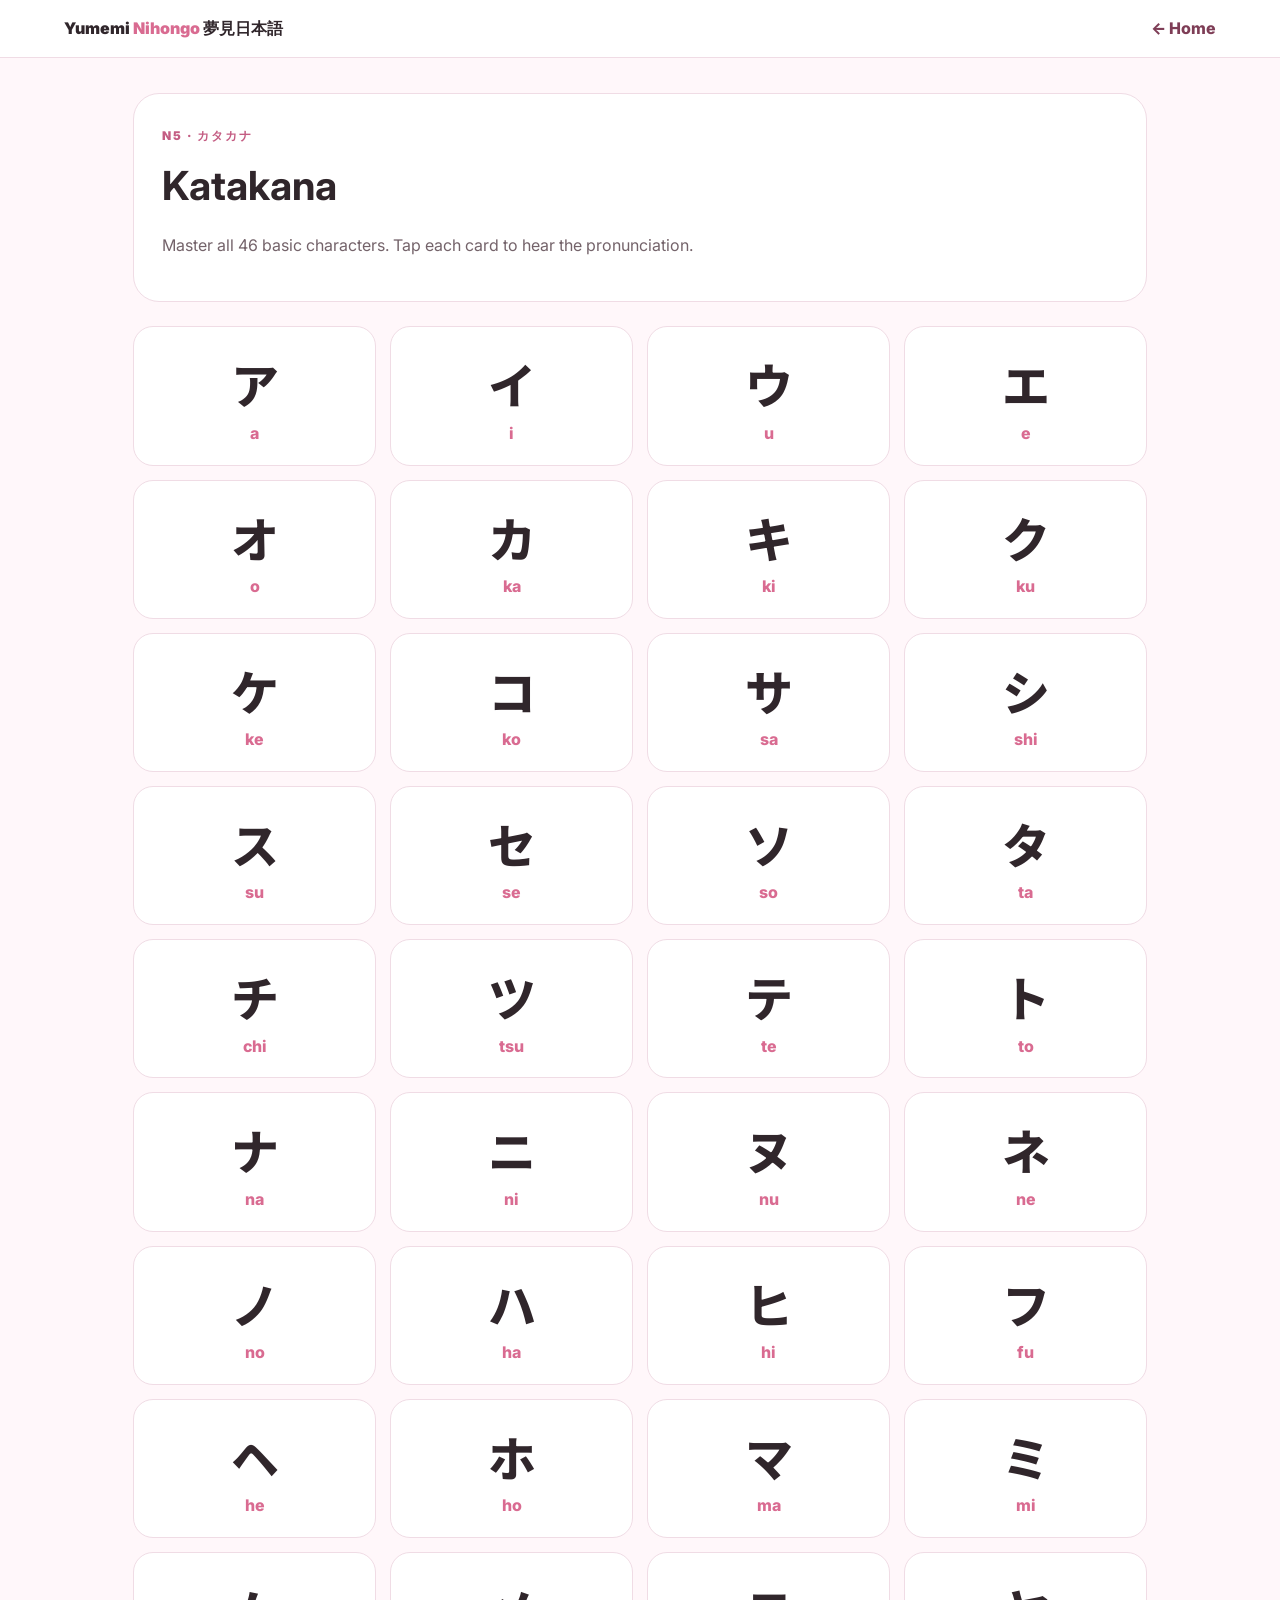
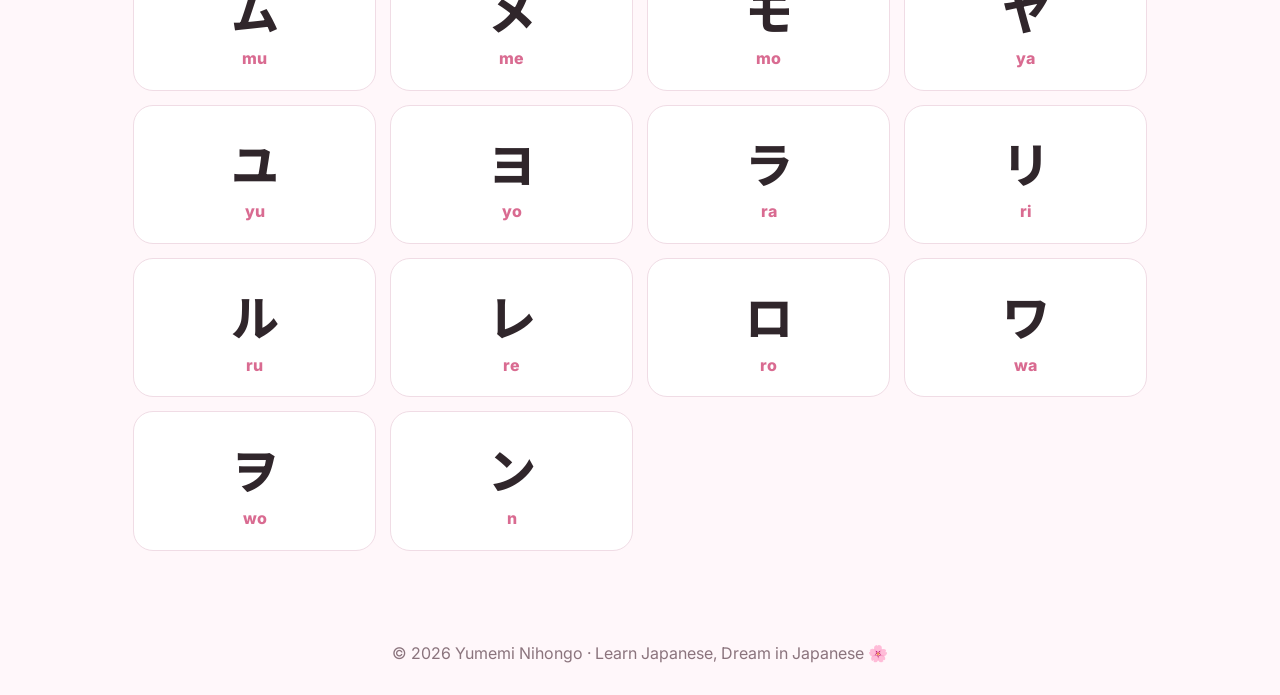
<file: katakana.html>
<!DOCTYPE html><html lang="en"><head><meta charset="UTF-8"><meta name="viewport" content="width=device-width,initial-scale=1">
<title>Katakana — Yumemi Nihongo</title><link rel="preconnect" href="https://fonts.googleapis.com"><link rel="preconnect" href="https://fonts.gstatic.com" crossorigin>
<link href="https://fonts.googleapis.com/css2?family=Inter:wght@400;500;600;700;800;900&family=Noto+Sans+JP:wght@400;500;700;900&display=swap" rel="stylesheet"><style>
:root{--pink:#d96b91;--dark:#30262b;--muted:#74636a;--line:#f0dce5;--bg:#fff7fa;--card:#fff}
*{box-sizing:border-box}body{margin:0;background:var(--bg);color:var(--dark);font-family:Inter,Arial,sans-serif;line-height:1.55}
header{background:#fff;border-bottom:1px solid var(--line);padding:16px 5%;display:flex;align-items:center;justify-content:space-between;position:sticky;top:0;z-index:5}
.brand{font-weight:900;text-decoration:none;color:var(--dark)}.brand span{color:var(--pink)}
.back{color:#7e3d56;text-decoration:none;font-weight:800}
main{max-width:1050px;margin:0 auto;padding:35px 18px 60px}
.hero{background:#fff;border:1px solid var(--line);border-radius:26px;padding:28px;margin-bottom:24px}
.eyebrow{font-size:12px;font-weight:900;letter-spacing:2px;color:#c45d83}.hero h1{font-size:40px;margin:8px 0}.hero p{color:var(--muted)}
.toolbar{display:flex;gap:10px;flex-wrap:wrap;margin:18px 0}.toolbar input,.toolbar select{padding:12px 14px;border:1px solid #e8d6de;border-radius:12px;background:#fff;font:inherit}
.grid{display:grid;grid-template-columns:repeat(auto-fit,minmax(230px,1fr));gap:14px}
.card{background:var(--card);border:1px solid var(--line);border-radius:20px;padding:19px}
.card h3{margin:0 0 5px}.jp{font-family:"Noto Sans JP",Arial,sans-serif;font-size:28px;font-weight:800}.romaji{color:var(--pink);font-weight:800}.muted{color:var(--muted)}
table{width:100%;border-collapse:collapse;background:#fff;border:1px solid var(--line);border-radius:18px;overflow:hidden}th,td{text-align:left;padding:12px;border-bottom:1px solid #f1e4e8}th{background:#fff0f5}
button,.btn{border:0;border-radius:999px;padding:11px 16px;background:var(--pink);color:#fff;font-weight:800;cursor:pointer;text-decoration:none;display:inline-block}
.secondary{background:#f6e6ec;color:#7e3d56}.answer{display:none;margin-top:10px;padding:10px;background:#fff3f7;border-radius:10px}
.lesson{margin:15px 0}.lesson h2{font-size:24px}.example{background:#fff8fb;border-left:4px solid var(--pink);padding:12px 15px;margin:10px 0;border-radius:0 12px 12px 0}
footer{text-align:center;color:#8b747d;padding:30px}
@media(max-width:600px){.hero h1{font-size:32px}header{padding:14px 4%}}
</style></head>
<body><header><a class="brand" href="index.html">Yumemi <span>Nihongo</span> 夢見日本語</a><a class="back" href="index.html">← Home</a></header>
<main><section class="hero"><span class="eyebrow">N5 · カタカナ</span><h1>Katakana</h1><p>Master all 46 basic characters. Tap each card to hear the pronunciation.</p></section>
<section class="grid"><article class="card" style="text-align:center"><div class="jp" style="font-size:48px">ア</div><div class="romaji">a</div></article><article class="card" style="text-align:center"><div class="jp" style="font-size:48px">イ</div><div class="romaji">i</div></article><article class="card" style="text-align:center"><div class="jp" style="font-size:48px">ウ</div><div class="romaji">u</div></article><article class="card" style="text-align:center"><div class="jp" style="font-size:48px">エ</div><div class="romaji">e</div></article><article class="card" style="text-align:center"><div class="jp" style="font-size:48px">オ</div><div class="romaji">o</div></article><article class="card" style="text-align:center"><div class="jp" style="font-size:48px">カ</div><div class="romaji">ka</div></article><article class="card" style="text-align:center"><div class="jp" style="font-size:48px">キ</div><div class="romaji">ki</div></article><article class="card" style="text-align:center"><div class="jp" style="font-size:48px">ク</div><div class="romaji">ku</div></article><article class="card" style="text-align:center"><div class="jp" style="font-size:48px">ケ</div><div class="romaji">ke</div></article><article class="card" style="text-align:center"><div class="jp" style="font-size:48px">コ</div><div class="romaji">ko</div></article><article class="card" style="text-align:center"><div class="jp" style="font-size:48px">サ</div><div class="romaji">sa</div></article><article class="card" style="text-align:center"><div class="jp" style="font-size:48px">シ</div><div class="romaji">shi</div></article><article class="card" style="text-align:center"><div class="jp" style="font-size:48px">ス</div><div class="romaji">su</div></article><article class="card" style="text-align:center"><div class="jp" style="font-size:48px">セ</div><div class="romaji">se</div></article><article class="card" style="text-align:center"><div class="jp" style="font-size:48px">ソ</div><div class="romaji">so</div></article><article class="card" style="text-align:center"><div class="jp" style="font-size:48px">タ</div><div class="romaji">ta</div></article><article class="card" style="text-align:center"><div class="jp" style="font-size:48px">チ</div><div class="romaji">chi</div></article><article class="card" style="text-align:center"><div class="jp" style="font-size:48px">ツ</div><div class="romaji">tsu</div></article><article class="card" style="text-align:center"><div class="jp" style="font-size:48px">テ</div><div class="romaji">te</div></article><article class="card" style="text-align:center"><div class="jp" style="font-size:48px">ト</div><div class="romaji">to</div></article><article class="card" style="text-align:center"><div class="jp" style="font-size:48px">ナ</div><div class="romaji">na</div></article><article class="card" style="text-align:center"><div class="jp" style="font-size:48px">ニ</div><div class="romaji">ni</div></article><article class="card" style="text-align:center"><div class="jp" style="font-size:48px">ヌ</div><div class="romaji">nu</div></article><article class="card" style="text-align:center"><div class="jp" style="font-size:48px">ネ</div><div class="romaji">ne</div></article><article class="card" style="text-align:center"><div class="jp" style="font-size:48px">ノ</div><div class="romaji">no</div></article><article class="card" style="text-align:center"><div class="jp" style="font-size:48px">ハ</div><div class="romaji">ha</div></article><article class="card" style="text-align:center"><div class="jp" style="font-size:48px">ヒ</div><div class="romaji">hi</div></article><article class="card" style="text-align:center"><div class="jp" style="font-size:48px">フ</div><div class="romaji">fu</div></article><article class="card" style="text-align:center"><div class="jp" style="font-size:48px">ヘ</div><div class="romaji">he</div></article><article class="card" style="text-align:center"><div class="jp" style="font-size:48px">ホ</div><div class="romaji">ho</div></article><article class="card" style="text-align:center"><div class="jp" style="font-size:48px">マ</div><div class="romaji">ma</div></article><article class="card" style="text-align:center"><div class="jp" style="font-size:48px">ミ</div><div class="romaji">mi</div></article><article class="card" style="text-align:center"><div class="jp" style="font-size:48px">ム</div><div class="romaji">mu</div></article><article class="card" style="text-align:center"><div class="jp" style="font-size:48px">メ</div><div class="romaji">me</div></article><article class="card" style="text-align:center"><div class="jp" style="font-size:48px">モ</div><div class="romaji">mo</div></article><article class="card" style="text-align:center"><div class="jp" style="font-size:48px">ヤ</div><div class="romaji">ya</div></article><article class="card" style="text-align:center"><div class="jp" style="font-size:48px">ユ</div><div class="romaji">yu</div></article><article class="card" style="text-align:center"><div class="jp" style="font-size:48px">ヨ</div><div class="romaji">yo</div></article><article class="card" style="text-align:center"><div class="jp" style="font-size:48px">ラ</div><div class="romaji">ra</div></article><article class="card" style="text-align:center"><div class="jp" style="font-size:48px">リ</div><div class="romaji">ri</div></article><article class="card" style="text-align:center"><div class="jp" style="font-size:48px">ル</div><div class="romaji">ru</div></article><article class="card" style="text-align:center"><div class="jp" style="font-size:48px">レ</div><div class="romaji">re</div></article><article class="card" style="text-align:center"><div class="jp" style="font-size:48px">ロ</div><div class="romaji">ro</div></article><article class="card" style="text-align:center"><div class="jp" style="font-size:48px">ワ</div><div class="romaji">wa</div></article><article class="card" style="text-align:center"><div class="jp" style="font-size:48px">ヲ</div><div class="romaji">wo</div></article><article class="card" style="text-align:center"><div class="jp" style="font-size:48px">ン</div><div class="romaji">n</div></article></section></main><footer>© 2026 Yumemi Nihongo · Learn Japanese, Dream in Japanese 🌸</footer><script>document.querySelectorAll('.card').forEach(c=>c.onclick=()=>{let t=c.querySelector('.jp').innerText;let u=new SpeechSynthesisUtterance(t);u.lang='ja-JP';speechSynthesis.cancel();speechSynthesis.speak(u)});</script></body></html>
</file>
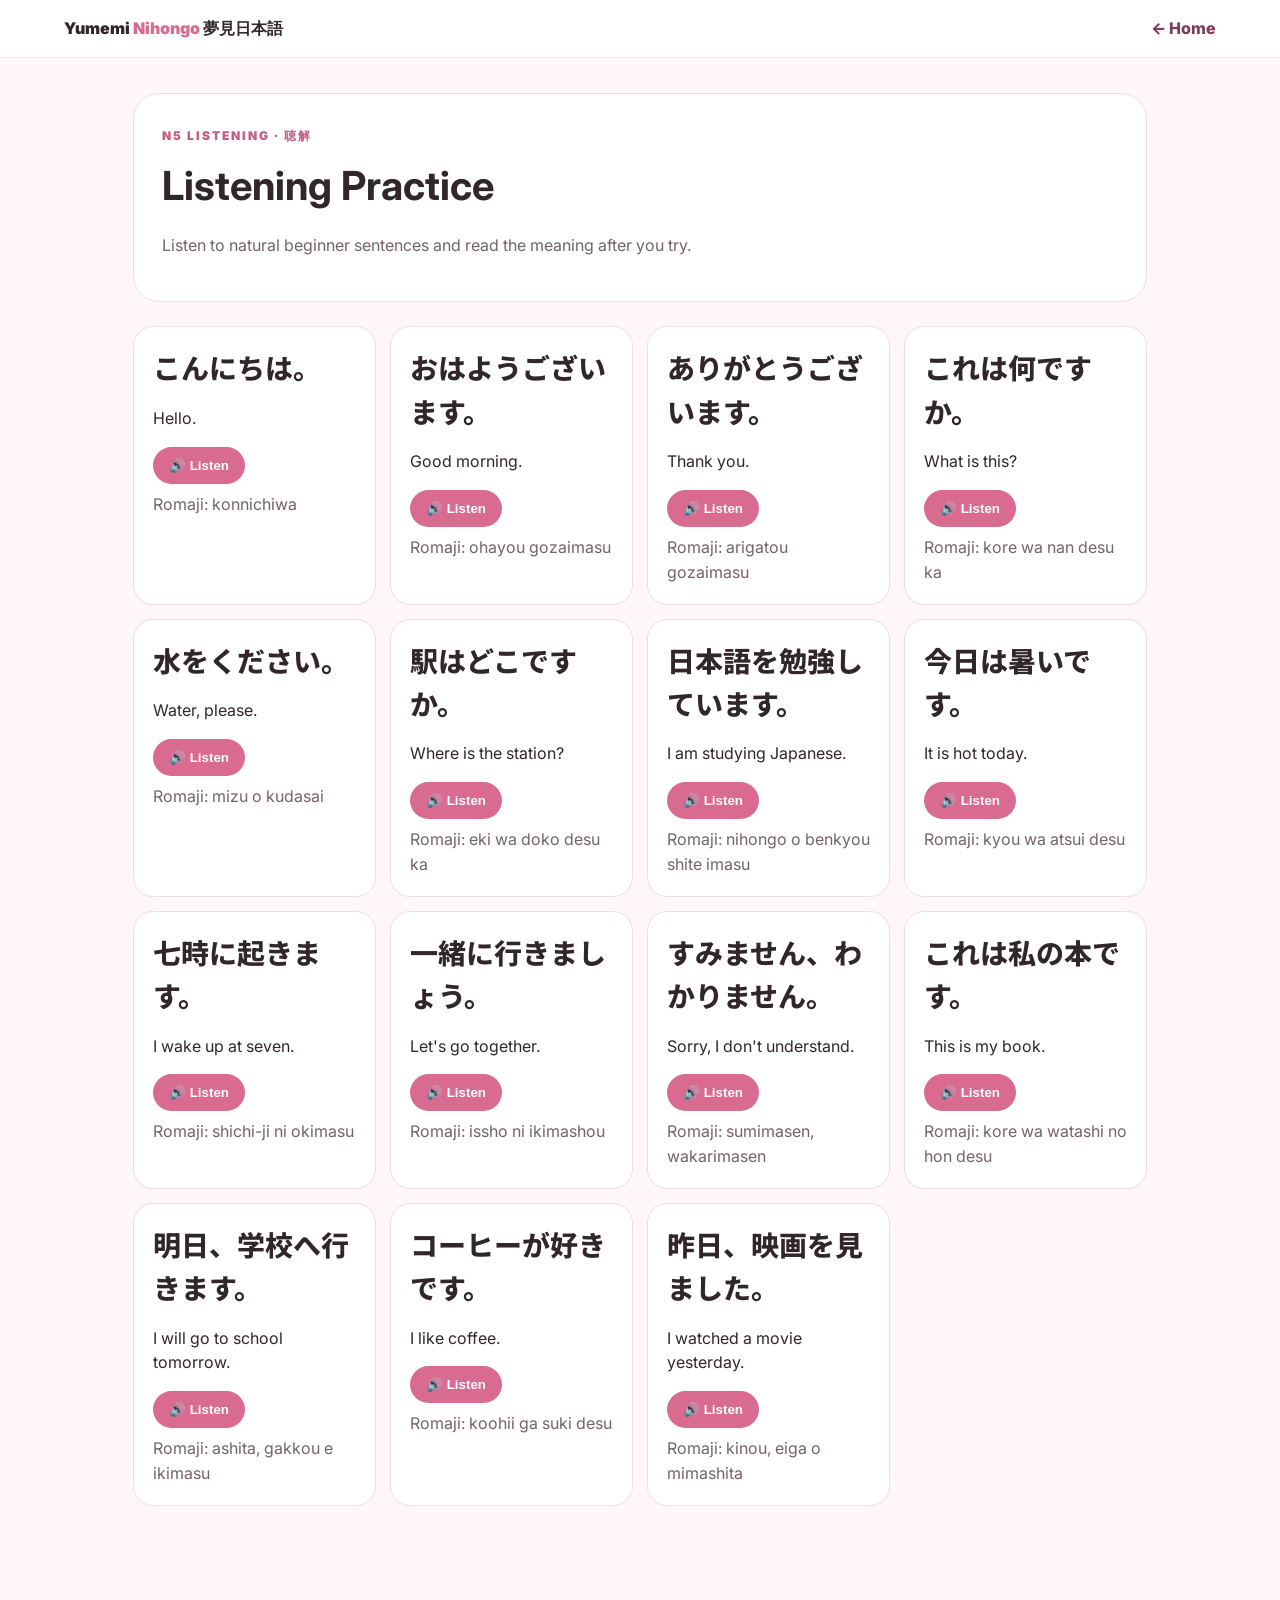
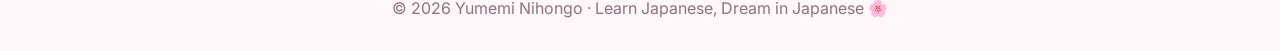
<file: listening.html>
<!DOCTYPE html><html lang="en"><head><meta charset="UTF-8"><meta name="viewport" content="width=device-width,initial-scale=1">
<title>Listening Practice — Yumemi Nihongo</title><link rel="preconnect" href="https://fonts.googleapis.com"><link rel="preconnect" href="https://fonts.gstatic.com" crossorigin>
<link href="https://fonts.googleapis.com/css2?family=Inter:wght@400;500;600;700;800;900&family=Noto+Sans+JP:wght@400;500;700;900&display=swap" rel="stylesheet"><style>
:root{--pink:#d96b91;--dark:#30262b;--muted:#74636a;--line:#f0dce5;--bg:#fff7fa;--card:#fff}
*{box-sizing:border-box}body{margin:0;background:var(--bg);color:var(--dark);font-family:Inter,Arial,sans-serif;line-height:1.55}
header{background:#fff;border-bottom:1px solid var(--line);padding:16px 5%;display:flex;align-items:center;justify-content:space-between;position:sticky;top:0;z-index:5}
.brand{font-weight:900;text-decoration:none;color:var(--dark)}.brand span{color:var(--pink)}
.back{color:#7e3d56;text-decoration:none;font-weight:800}
main{max-width:1050px;margin:0 auto;padding:35px 18px 60px}
.hero{background:#fff;border:1px solid var(--line);border-radius:26px;padding:28px;margin-bottom:24px}
.eyebrow{font-size:12px;font-weight:900;letter-spacing:2px;color:#c45d83}.hero h1{font-size:40px;margin:8px 0}.hero p{color:var(--muted)}
.toolbar{display:flex;gap:10px;flex-wrap:wrap;margin:18px 0}.toolbar input,.toolbar select{padding:12px 14px;border:1px solid #e8d6de;border-radius:12px;background:#fff;font:inherit}
.grid{display:grid;grid-template-columns:repeat(auto-fit,minmax(230px,1fr));gap:14px}
.card{background:var(--card);border:1px solid var(--line);border-radius:20px;padding:19px}
.card h3{margin:0 0 5px}.jp{font-family:"Noto Sans JP",Arial,sans-serif;font-size:28px;font-weight:800}.romaji{color:var(--pink);font-weight:800}.muted{color:var(--muted)}
table{width:100%;border-collapse:collapse;background:#fff;border:1px solid var(--line);border-radius:18px;overflow:hidden}th,td{text-align:left;padding:12px;border-bottom:1px solid #f1e4e8}th{background:#fff0f5}
button,.btn{border:0;border-radius:999px;padding:11px 16px;background:var(--pink);color:#fff;font-weight:800;cursor:pointer;text-decoration:none;display:inline-block}
.secondary{background:#f6e6ec;color:#7e3d56}.answer{display:none;margin-top:10px;padding:10px;background:#fff3f7;border-radius:10px}
.lesson{margin:15px 0}.lesson h2{font-size:24px}.example{background:#fff8fb;border-left:4px solid var(--pink);padding:12px 15px;margin:10px 0;border-radius:0 12px 12px 0}
footer{text-align:center;color:#8b747d;padding:30px}
@media(max-width:600px){.hero h1{font-size:32px}header{padding:14px 4%}}
</style></head>
<body><header><a class="brand" href="index.html">Yumemi <span>Nihongo</span> 夢見日本語</a><a class="back" href="index.html">← Home</a></header>
<main><section class="hero"><span class="eyebrow">N5 LISTENING · 聴解</span><h1>Listening Practice</h1><p>Listen to natural beginner sentences and read the meaning after you try.</p></section><section class="grid"><article class="card"><div class="jp">こんにちは。</div><p>Hello.</p><button onclick="speak(this)" data-text="こんにちは。">🔊 Listen</button><div class="muted" style="margin-top:8px">Romaji: konnichiwa</div></article><article class="card"><div class="jp">おはようございます。</div><p>Good morning.</p><button onclick="speak(this)" data-text="おはようございます。">🔊 Listen</button><div class="muted" style="margin-top:8px">Romaji: ohayou gozaimasu</div></article><article class="card"><div class="jp">ありがとうございます。</div><p>Thank you.</p><button onclick="speak(this)" data-text="ありがとうございます。">🔊 Listen</button><div class="muted" style="margin-top:8px">Romaji: arigatou gozaimasu</div></article><article class="card"><div class="jp">これは何ですか。</div><p>What is this?</p><button onclick="speak(this)" data-text="これは何ですか。">🔊 Listen</button><div class="muted" style="margin-top:8px">Romaji: kore wa nan desu ka</div></article><article class="card"><div class="jp">水をください。</div><p>Water, please.</p><button onclick="speak(this)" data-text="水をください。">🔊 Listen</button><div class="muted" style="margin-top:8px">Romaji: mizu o kudasai</div></article><article class="card"><div class="jp">駅はどこですか。</div><p>Where is the station?</p><button onclick="speak(this)" data-text="駅はどこですか。">🔊 Listen</button><div class="muted" style="margin-top:8px">Romaji: eki wa doko desu ka</div></article><article class="card"><div class="jp">日本語を勉強しています。</div><p>I am studying Japanese.</p><button onclick="speak(this)" data-text="日本語を勉強しています。">🔊 Listen</button><div class="muted" style="margin-top:8px">Romaji: nihongo o benkyou shite imasu</div></article><article class="card"><div class="jp">今日は暑いです。</div><p>It is hot today.</p><button onclick="speak(this)" data-text="今日は暑いです。">🔊 Listen</button><div class="muted" style="margin-top:8px">Romaji: kyou wa atsui desu</div></article><article class="card"><div class="jp">七時に起きます。</div><p>I wake up at seven.</p><button onclick="speak(this)" data-text="七時に起きます。">🔊 Listen</button><div class="muted" style="margin-top:8px">Romaji: shichi-ji ni okimasu</div></article><article class="card"><div class="jp">一緒に行きましょう。</div><p>Let's go together.</p><button onclick="speak(this)" data-text="一緒に行きましょう。">🔊 Listen</button><div class="muted" style="margin-top:8px">Romaji: issho ni ikimashou</div></article><article class="card"><div class="jp">すみません、わかりません。</div><p>Sorry, I don't understand.</p><button onclick="speak(this)" data-text="すみません、わかりません。">🔊 Listen</button><div class="muted" style="margin-top:8px">Romaji: sumimasen, wakarimasen</div></article><article class="card"><div class="jp">これは私の本です。</div><p>This is my book.</p><button onclick="speak(this)" data-text="これは私の本です。">🔊 Listen</button><div class="muted" style="margin-top:8px">Romaji: kore wa watashi no hon desu</div></article><article class="card"><div class="jp">明日、学校へ行きます。</div><p>I will go to school tomorrow.</p><button onclick="speak(this)" data-text="明日、学校へ行きます。">🔊 Listen</button><div class="muted" style="margin-top:8px">Romaji: ashita, gakkou e ikimasu</div></article><article class="card"><div class="jp">コーヒーが好きです。</div><p>I like coffee.</p><button onclick="speak(this)" data-text="コーヒーが好きです。">🔊 Listen</button><div class="muted" style="margin-top:8px">Romaji: koohii ga suki desu</div></article><article class="card"><div class="jp">昨日、映画を見ました。</div><p>I watched a movie yesterday.</p><button onclick="speak(this)" data-text="昨日、映画を見ました。">🔊 Listen</button><div class="muted" style="margin-top:8px">Romaji: kinou, eiga o mimashita</div></article></section></main><footer>© 2026 Yumemi Nihongo · Learn Japanese, Dream in Japanese 🌸</footer><script>function speak(b){let u=new SpeechSynthesisUtterance(b.dataset.text);u.lang='ja-JP';u.rate=.85;speechSynthesis.cancel();speechSynthesis.speak(u)}</script></body></html>
</file>
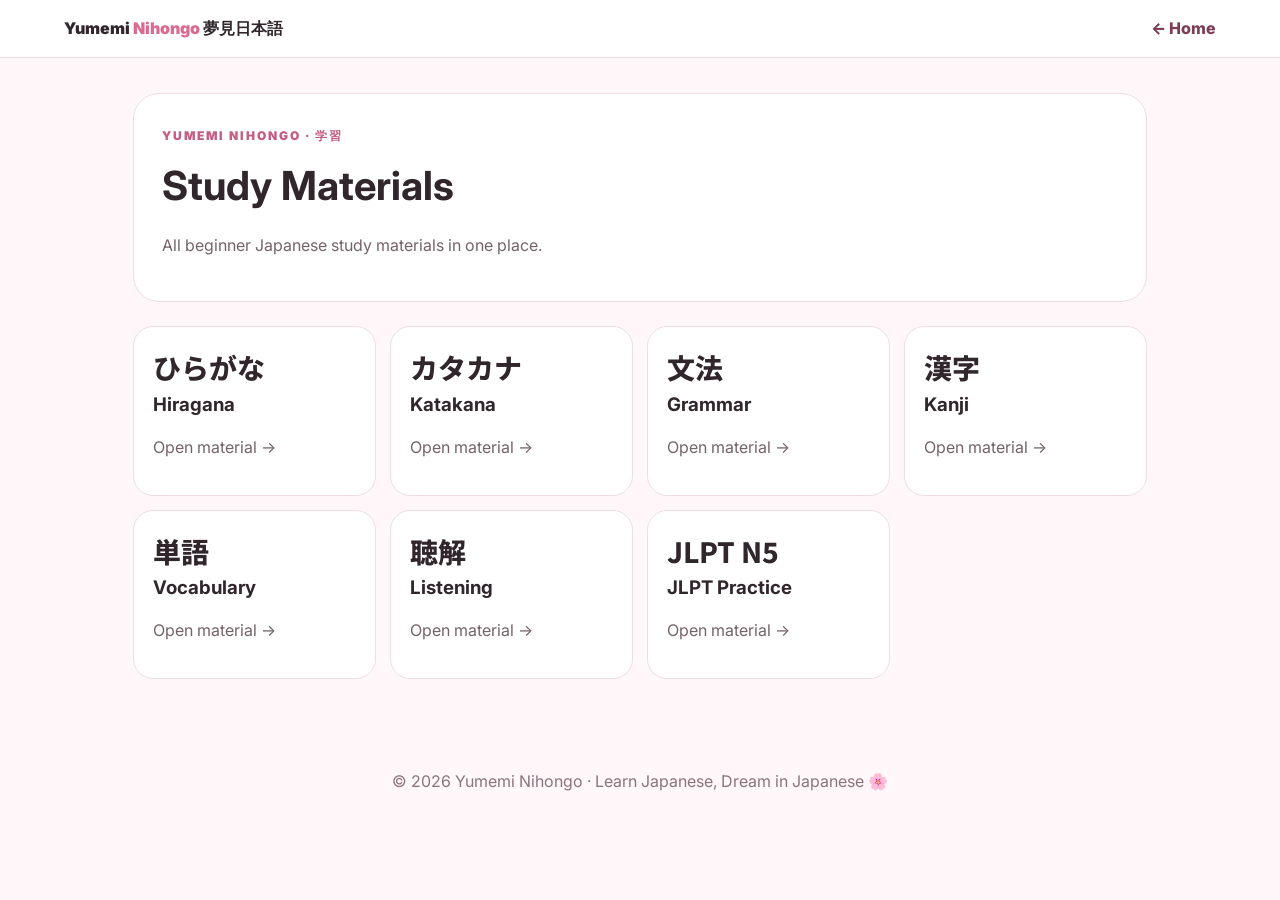
<file: materials.html>
<!DOCTYPE html><html lang="en"><head><meta charset="UTF-8"><meta name="viewport" content="width=device-width,initial-scale=1">
<title>Study Materials — Yumemi Nihongo</title><link rel="preconnect" href="https://fonts.googleapis.com"><link rel="preconnect" href="https://fonts.gstatic.com" crossorigin>
<link href="https://fonts.googleapis.com/css2?family=Inter:wght@400;500;600;700;800;900&family=Noto+Sans+JP:wght@400;500;700;900&display=swap" rel="stylesheet"><style>
:root{--pink:#d96b91;--dark:#30262b;--muted:#74636a;--line:#f0dce5;--bg:#fff7fa;--card:#fff}
*{box-sizing:border-box}body{margin:0;background:var(--bg);color:var(--dark);font-family:Inter,Arial,sans-serif;line-height:1.55}
header{background:#fff;border-bottom:1px solid var(--line);padding:16px 5%;display:flex;align-items:center;justify-content:space-between;position:sticky;top:0;z-index:5}
.brand{font-weight:900;text-decoration:none;color:var(--dark)}.brand span{color:var(--pink)}
.back{color:#7e3d56;text-decoration:none;font-weight:800}
main{max-width:1050px;margin:0 auto;padding:35px 18px 60px}
.hero{background:#fff;border:1px solid var(--line);border-radius:26px;padding:28px;margin-bottom:24px}
.eyebrow{font-size:12px;font-weight:900;letter-spacing:2px;color:#c45d83}.hero h1{font-size:40px;margin:8px 0}.hero p{color:var(--muted)}
.toolbar{display:flex;gap:10px;flex-wrap:wrap;margin:18px 0}.toolbar input,.toolbar select{padding:12px 14px;border:1px solid #e8d6de;border-radius:12px;background:#fff;font:inherit}
.grid{display:grid;grid-template-columns:repeat(auto-fit,minmax(230px,1fr));gap:14px}
.card{background:var(--card);border:1px solid var(--line);border-radius:20px;padding:19px}
.card h3{margin:0 0 5px}.jp{font-family:"Noto Sans JP",Arial,sans-serif;font-size:28px;font-weight:800}.romaji{color:var(--pink);font-weight:800}.muted{color:var(--muted)}
table{width:100%;border-collapse:collapse;background:#fff;border:1px solid var(--line);border-radius:18px;overflow:hidden}th,td{text-align:left;padding:12px;border-bottom:1px solid #f1e4e8}th{background:#fff0f5}
button,.btn{border:0;border-radius:999px;padding:11px 16px;background:var(--pink);color:#fff;font-weight:800;cursor:pointer;text-decoration:none;display:inline-block}
.secondary{background:#f6e6ec;color:#7e3d56}.answer{display:none;margin-top:10px;padding:10px;background:#fff3f7;border-radius:10px}
.lesson{margin:15px 0}.lesson h2{font-size:24px}.example{background:#fff8fb;border-left:4px solid var(--pink);padding:12px 15px;margin:10px 0;border-radius:0 12px 12px 0}
footer{text-align:center;color:#8b747d;padding:30px}
@media(max-width:600px){.hero h1{font-size:32px}header{padding:14px 4%}}
</style></head>
<body><header><a class="brand" href="index.html">Yumemi <span>Nihongo</span> 夢見日本語</a><a class="back" href="index.html">← Home</a></header>
<main><section class="hero"><span class="eyebrow">YUMEMI NIHONGO · 学習</span><h1>Study Materials</h1><p>All beginner Japanese study materials in one place.</p></section><section class="grid"><a class="card" href="hiragana.html" style="text-decoration:none;color:inherit"><div class="jp">ひらがな</div><h3>Hiragana</h3><p class="muted">Open material →</p></a><a class="card" href="katakana.html" style="text-decoration:none;color:inherit"><div class="jp">カタカナ</div><h3>Katakana</h3><p class="muted">Open material →</p></a><a class="card" href="grammar.html" style="text-decoration:none;color:inherit"><div class="jp">文法</div><h3>Grammar</h3><p class="muted">Open material →</p></a><a class="card" href="kanji.html" style="text-decoration:none;color:inherit"><div class="jp">漢字</div><h3>Kanji</h3><p class="muted">Open material →</p></a><a class="card" href="vocabulary.html" style="text-decoration:none;color:inherit"><div class="jp">単語</div><h3>Vocabulary</h3><p class="muted">Open material →</p></a><a class="card" href="listening.html" style="text-decoration:none;color:inherit"><div class="jp">聴解</div><h3>Listening</h3><p class="muted">Open material →</p></a><a class="card" href="jlpt.html" style="text-decoration:none;color:inherit"><div class="jp">JLPT N5</div><h3>JLPT Practice</h3><p class="muted">Open material →</p></a></section></main><footer>© 2026 Yumemi Nihongo · Learn Japanese, Dream in Japanese 🌸</footer><script></script></body></html>
</file>
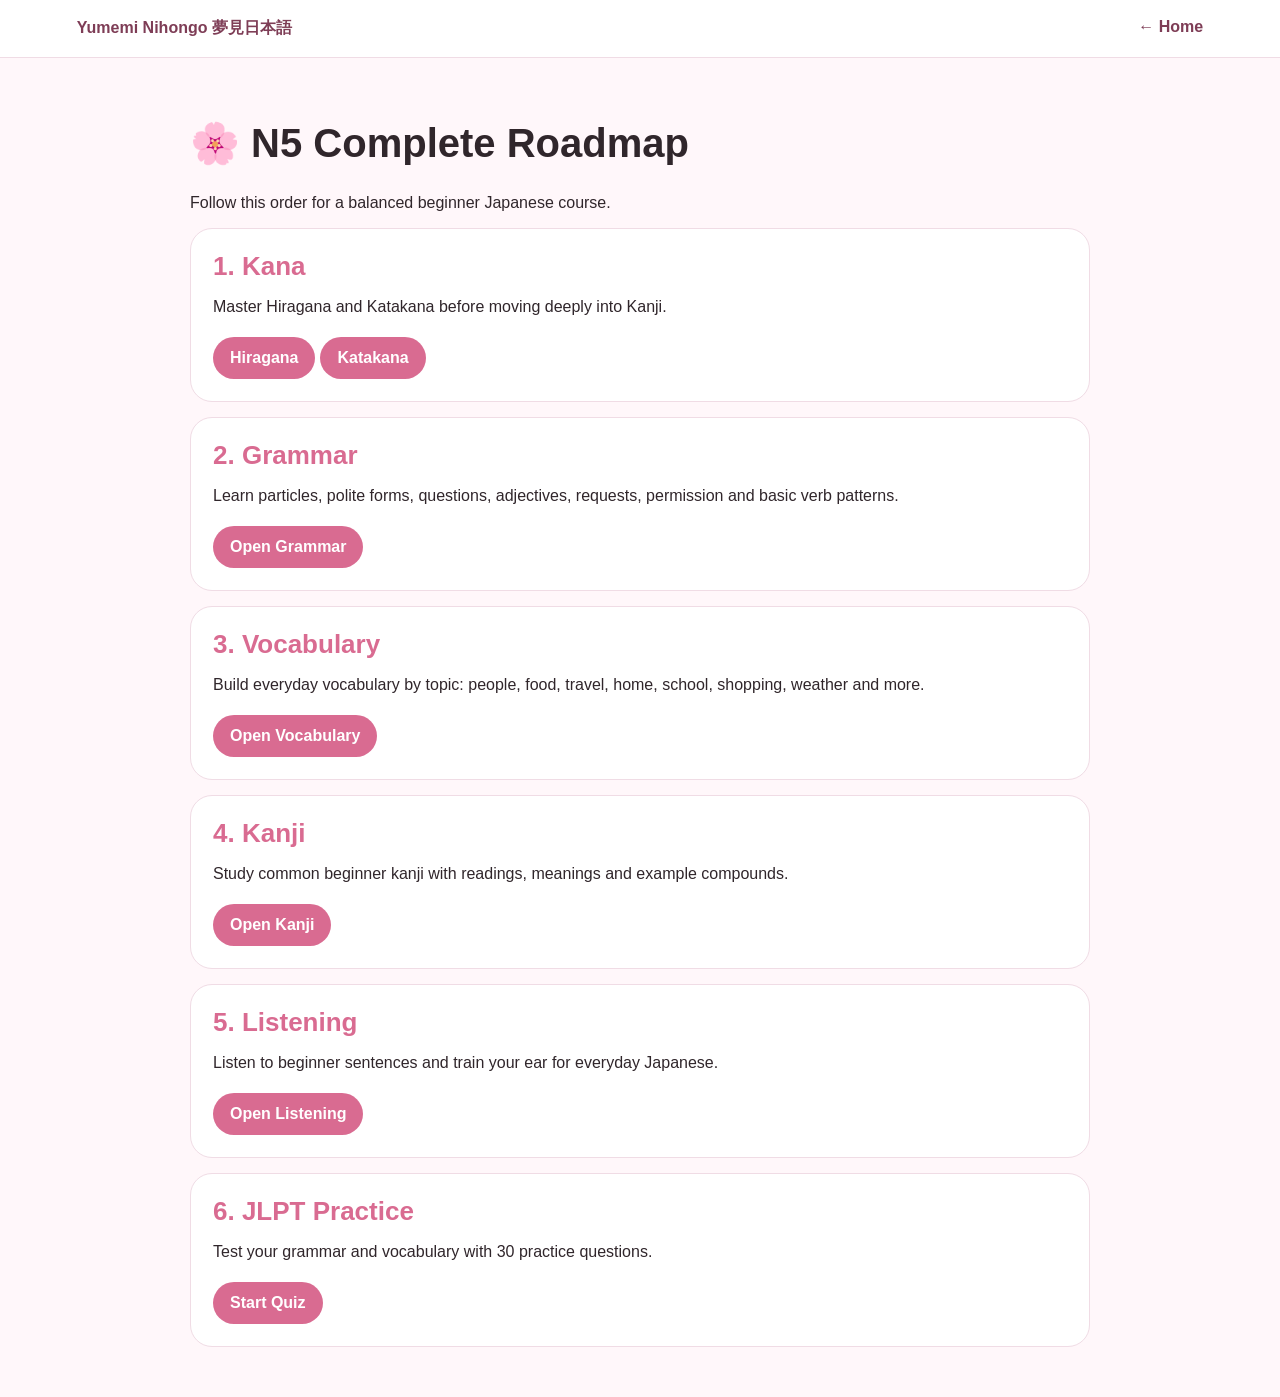
<file: roadmap.html>
<!DOCTYPE html><html lang="en"><head><meta charset="UTF-8"><meta name="viewport" content="width=device-width,initial-scale=1">
<title>N5 Roadmap — Yumemi Nihongo</title><style>
body{margin:0;background:#fff7fa;color:#30262b;font-family:Arial,sans-serif}header{padding:18px 6%;background:#fff;border-bottom:1px solid #f0dce5;display:flex;justify-content:space-between}a{color:#7e3d56;text-decoration:none;font-weight:800}main{max-width:900px;margin:auto;padding:35px 20px}.card{background:#fff;border:1px solid #f0dce5;border-radius:22px;padding:22px;margin:15px 0}.jp{font-size:26px;font-weight:800;color:#d96b91}h1{font-size:40px}li{margin:10px 0}.btn{display:inline-block;background:#d96b91;color:white;padding:12px 17px;border-radius:999px;margin:5px 5px 0 0}</style></head><body>
<header><a href="index.html">Yumemi Nihongo 夢見日本語</a><a href="index.html">← Home</a></header><main>
<h1>🌸 N5 Complete Roadmap</h1><p>Follow this order for a balanced beginner Japanese course.</p>
<div class="card"><div class="jp">1. Kana</div><p>Master Hiragana and Katakana before moving deeply into Kanji.</p><a class="btn" href="hiragana.html">Hiragana</a><a class="btn" href="katakana.html">Katakana</a></div>
<div class="card"><div class="jp">2. Grammar</div><p>Learn particles, polite forms, questions, adjectives, requests, permission and basic verb patterns.</p><a class="btn" href="grammar.html">Open Grammar</a></div>
<div class="card"><div class="jp">3. Vocabulary</div><p>Build everyday vocabulary by topic: people, food, travel, home, school, shopping, weather and more.</p><a class="btn" href="vocabulary.html">Open Vocabulary</a></div>
<div class="card"><div class="jp">4. Kanji</div><p>Study common beginner kanji with readings, meanings and example compounds.</p><a class="btn" href="kanji.html">Open Kanji</a></div>
<div class="card"><div class="jp">5. Listening</div><p>Listen to beginner sentences and train your ear for everyday Japanese.</p><a class="btn" href="listening.html">Open Listening</a></div>
<div class="card"><div class="jp">6. JLPT Practice</div><p>Test your grammar and vocabulary with 30 practice questions.</p><a class="btn" href="jlpt.html">Start Quiz</a></div>
</main></body></html>
</file>
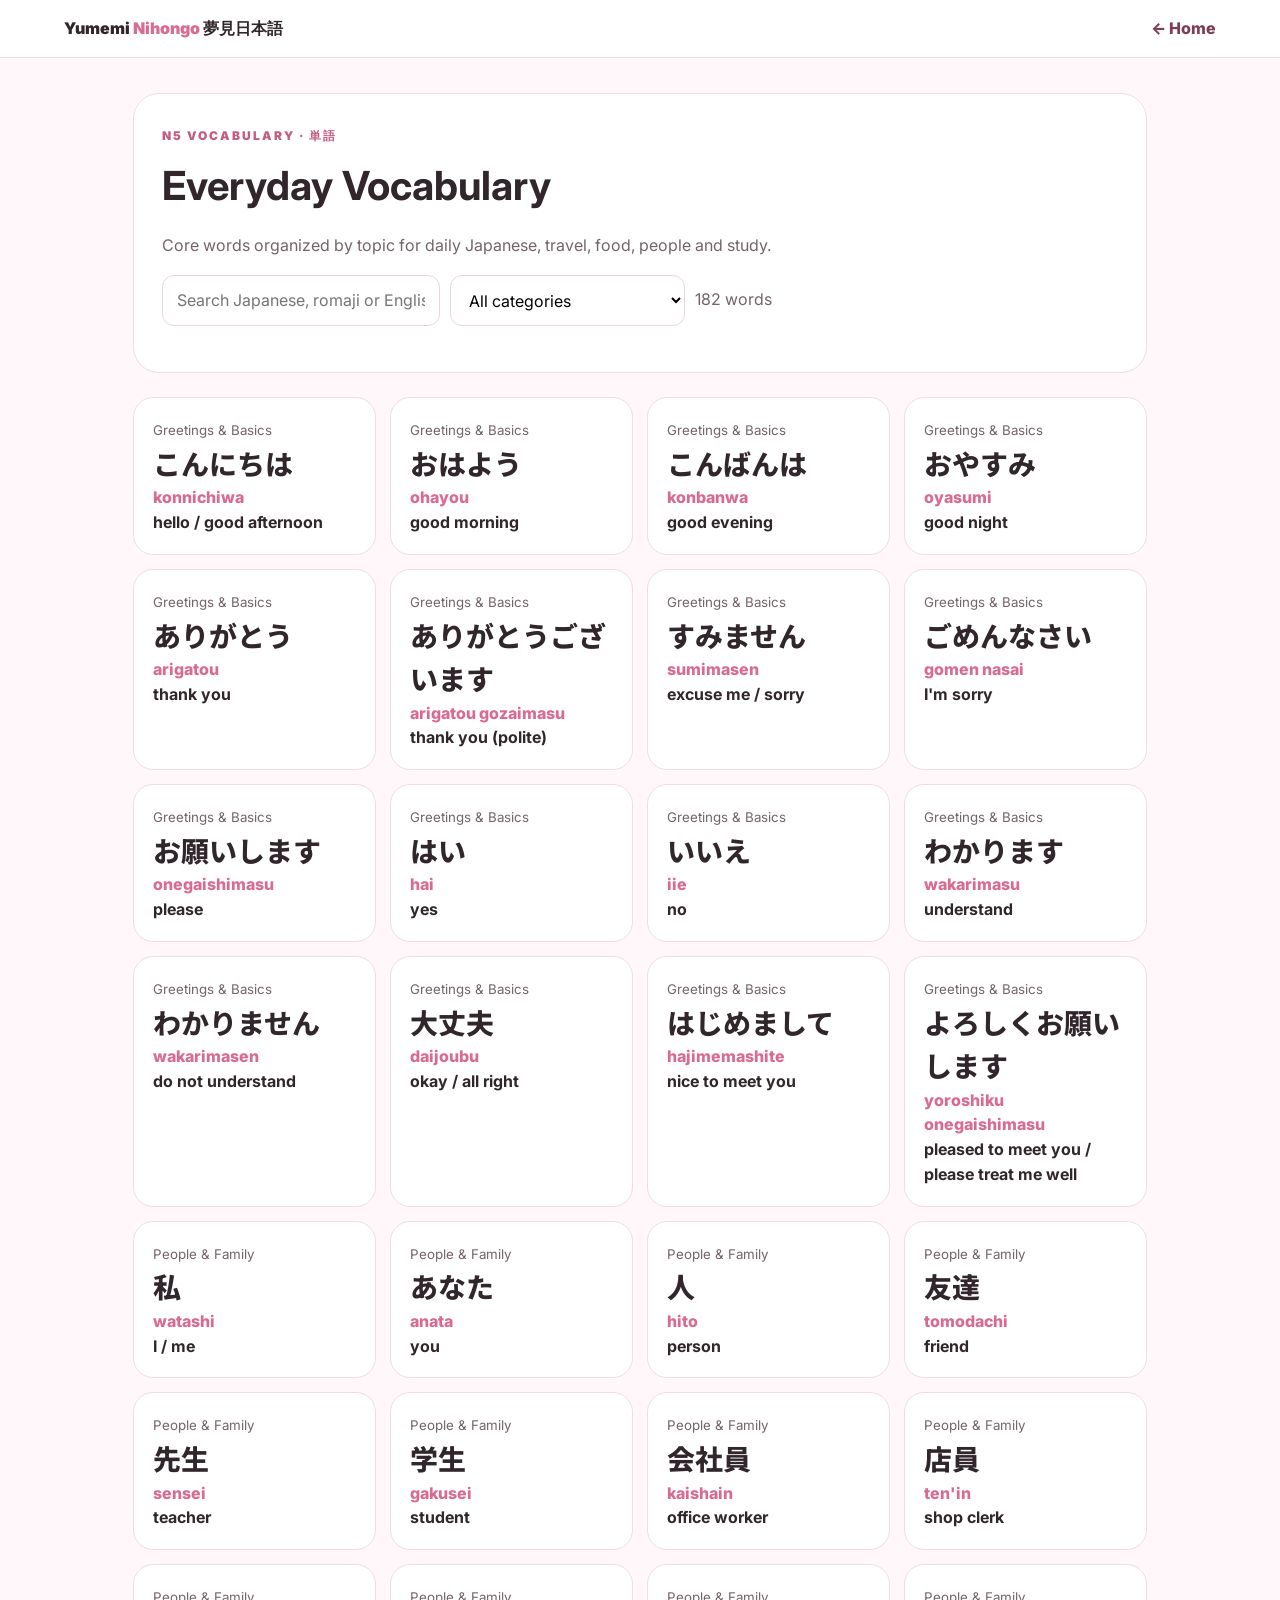
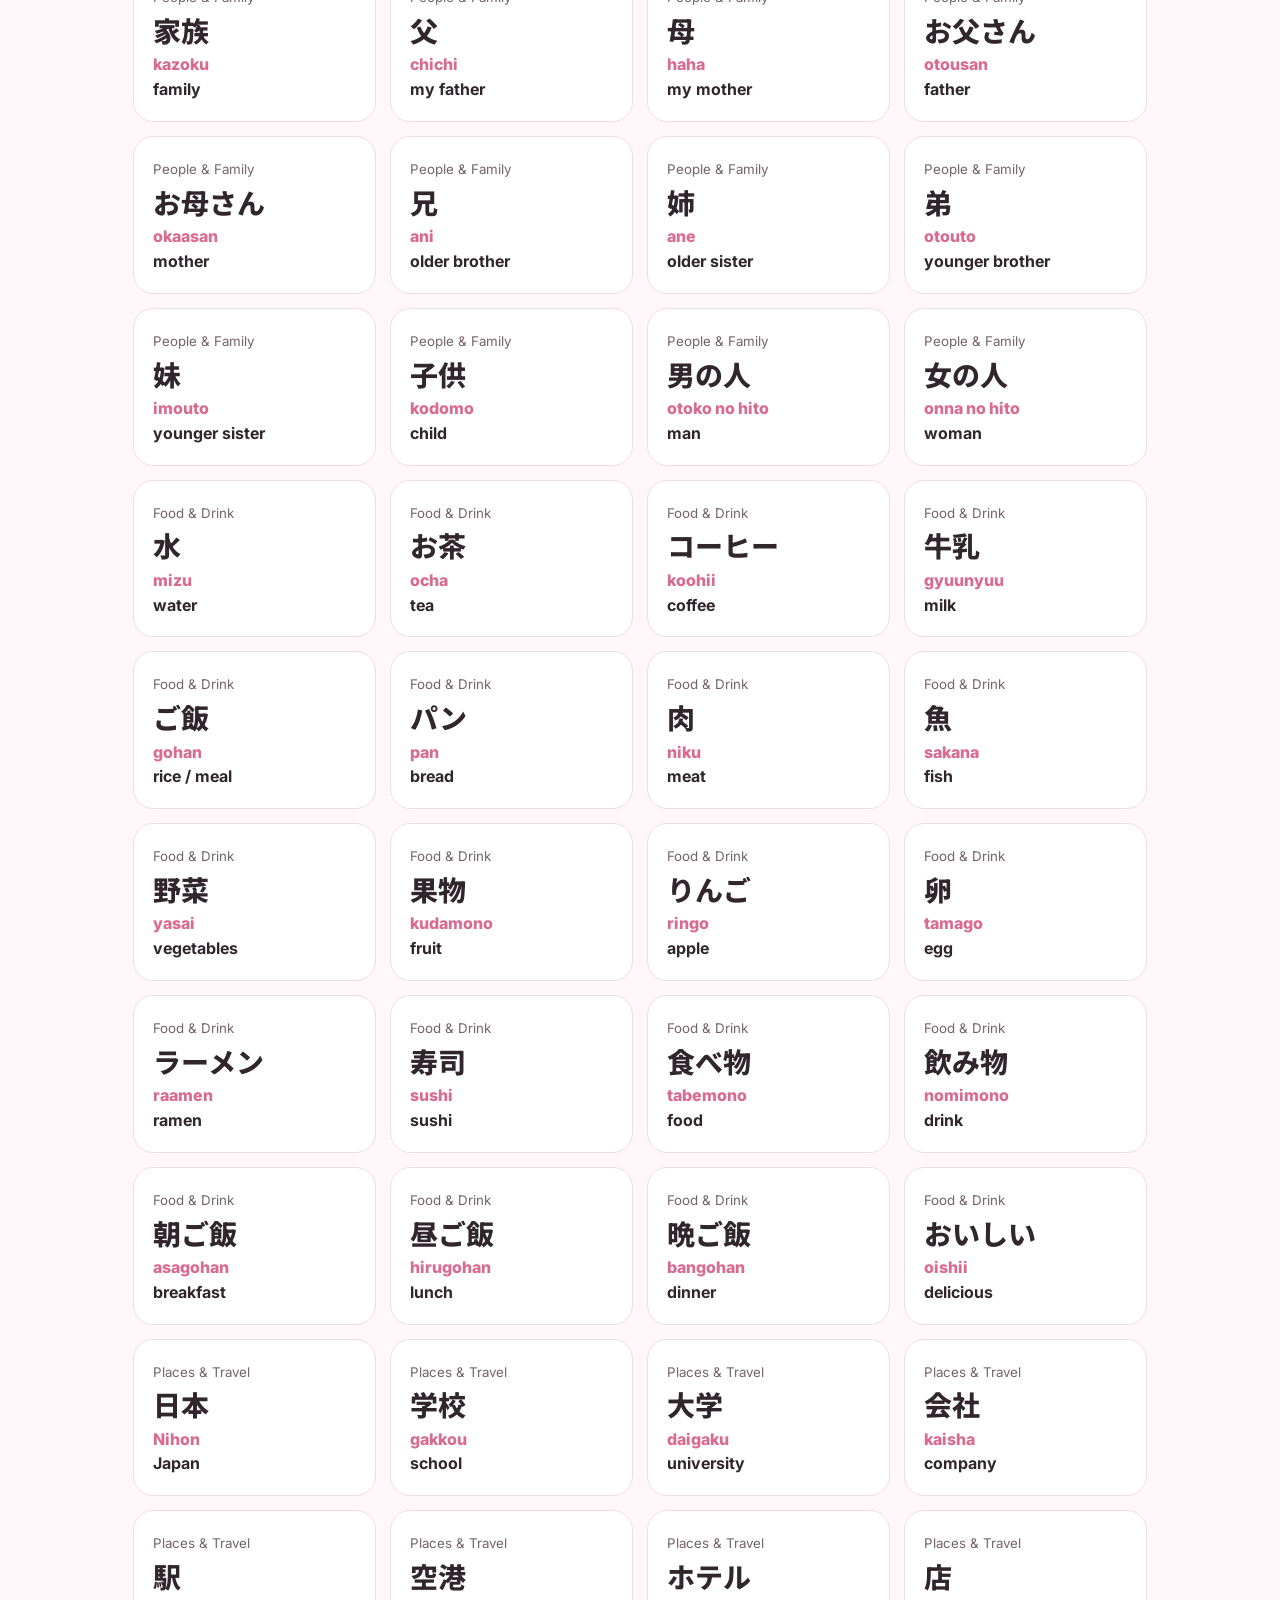
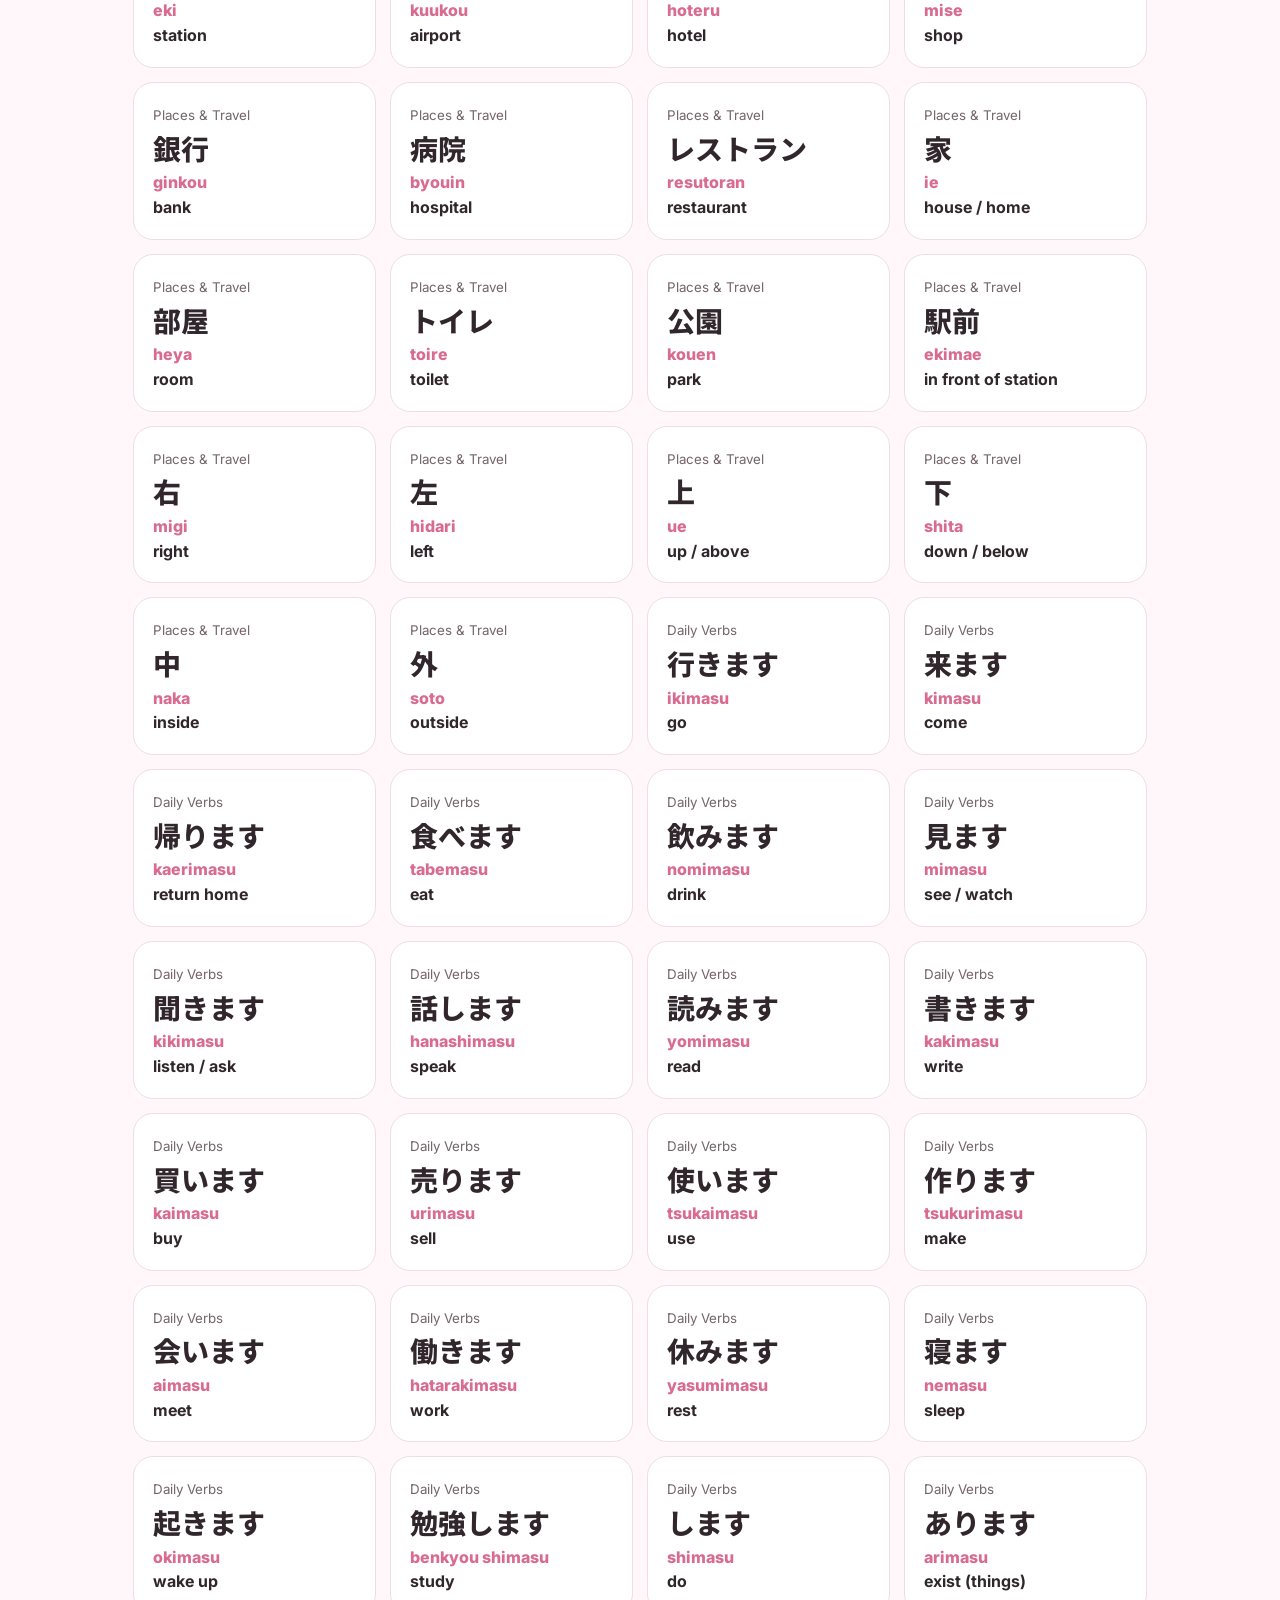
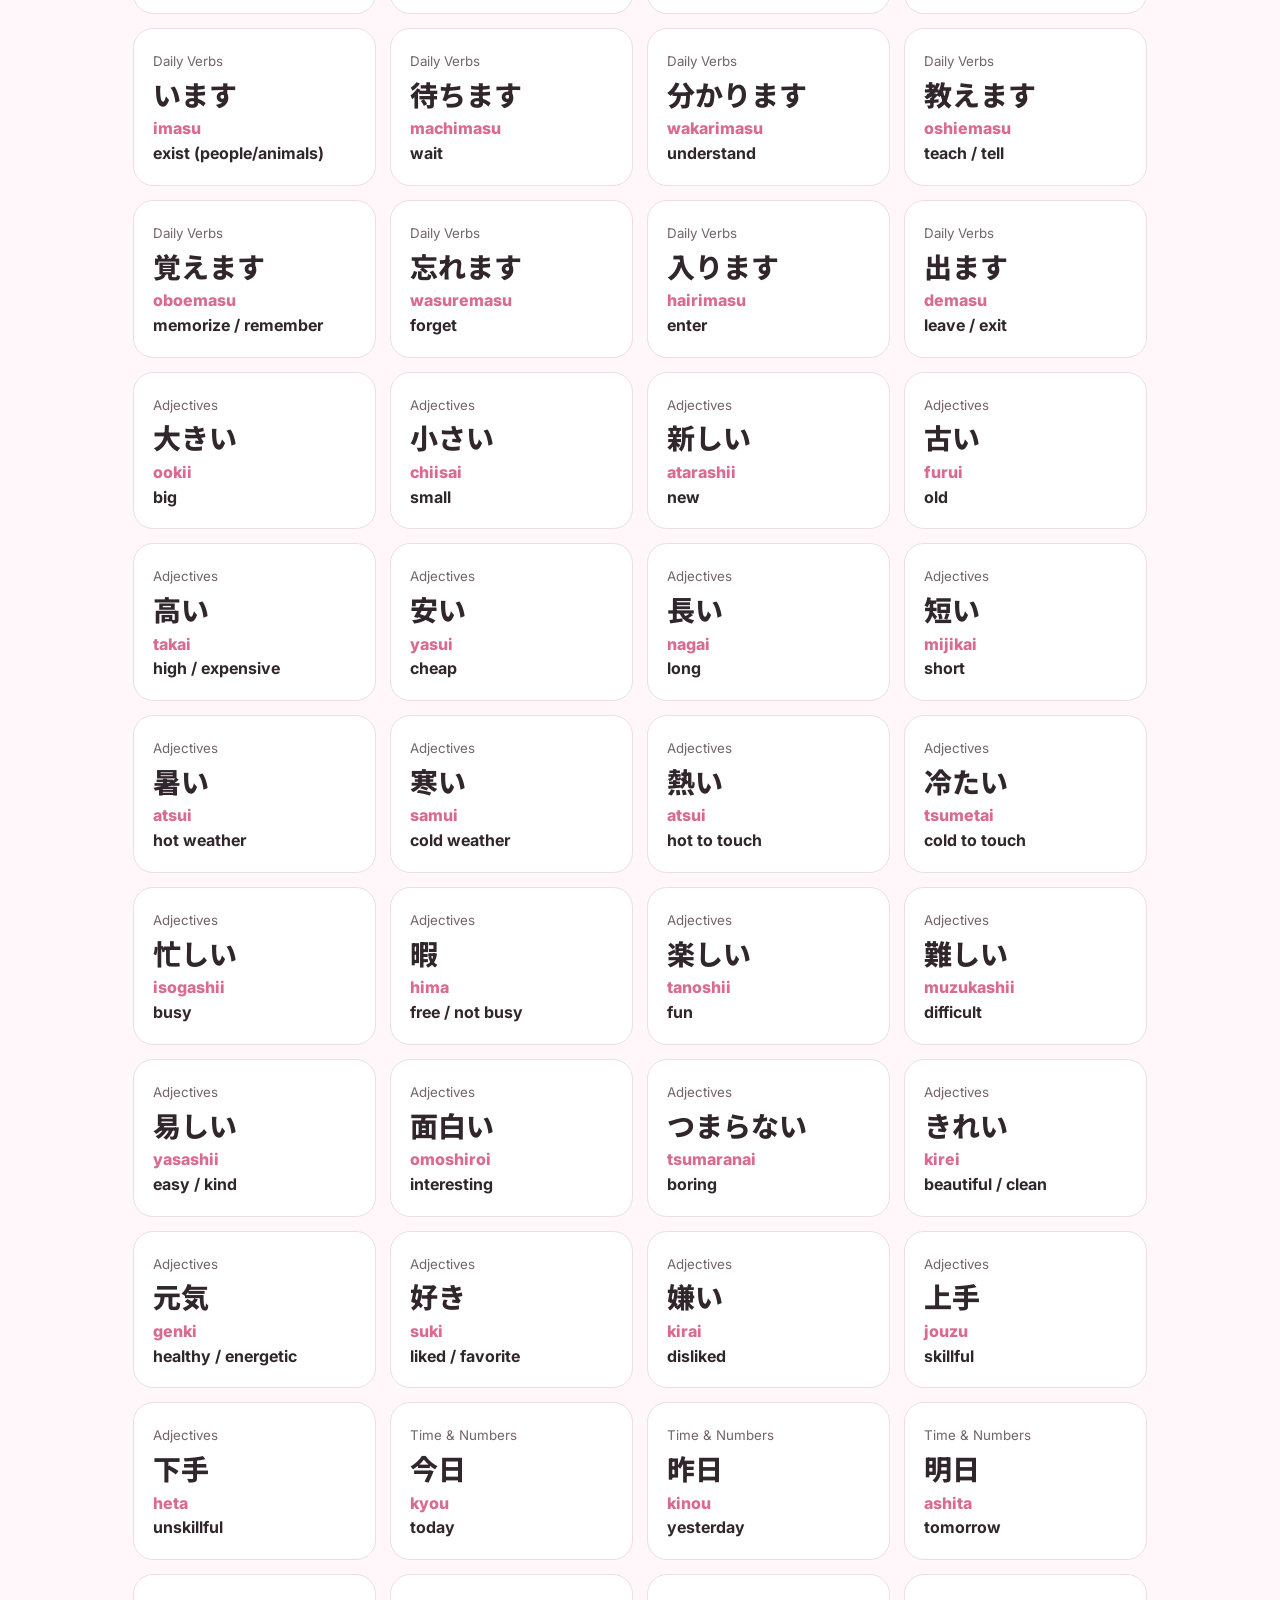
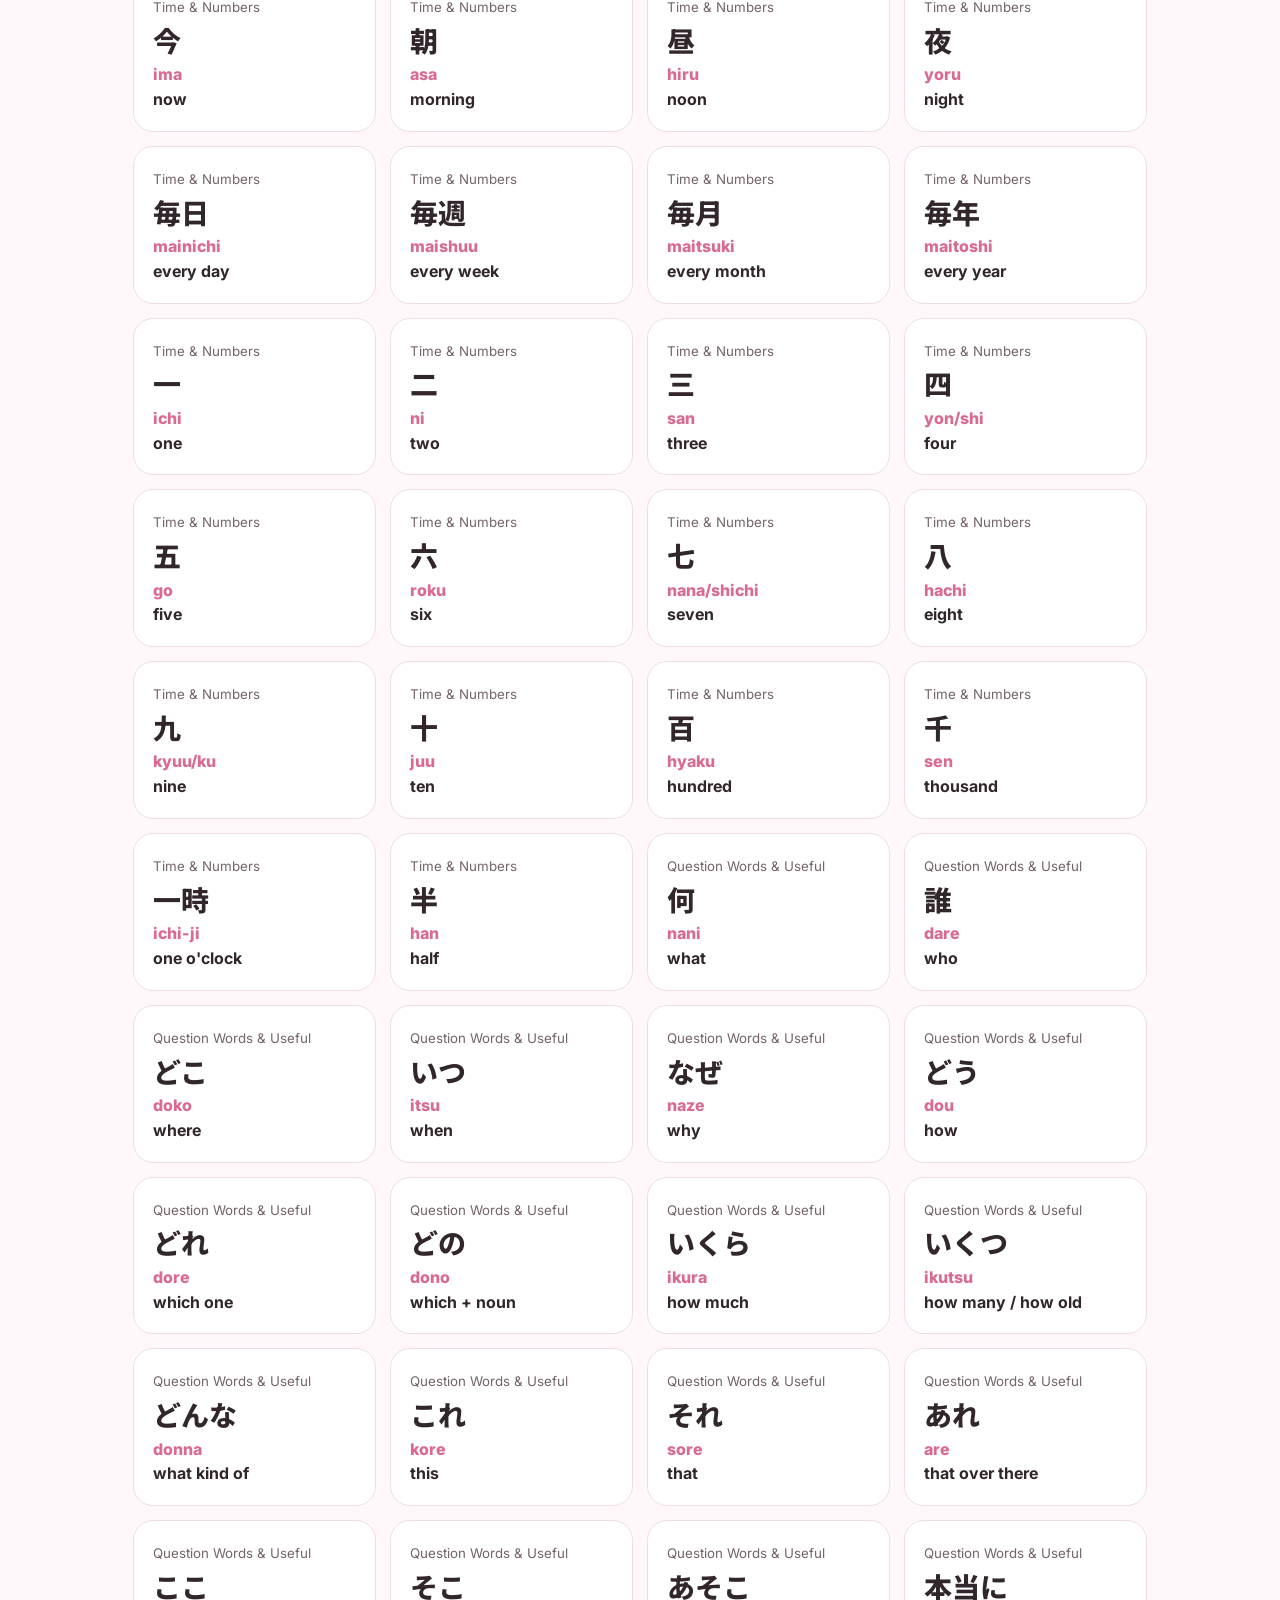
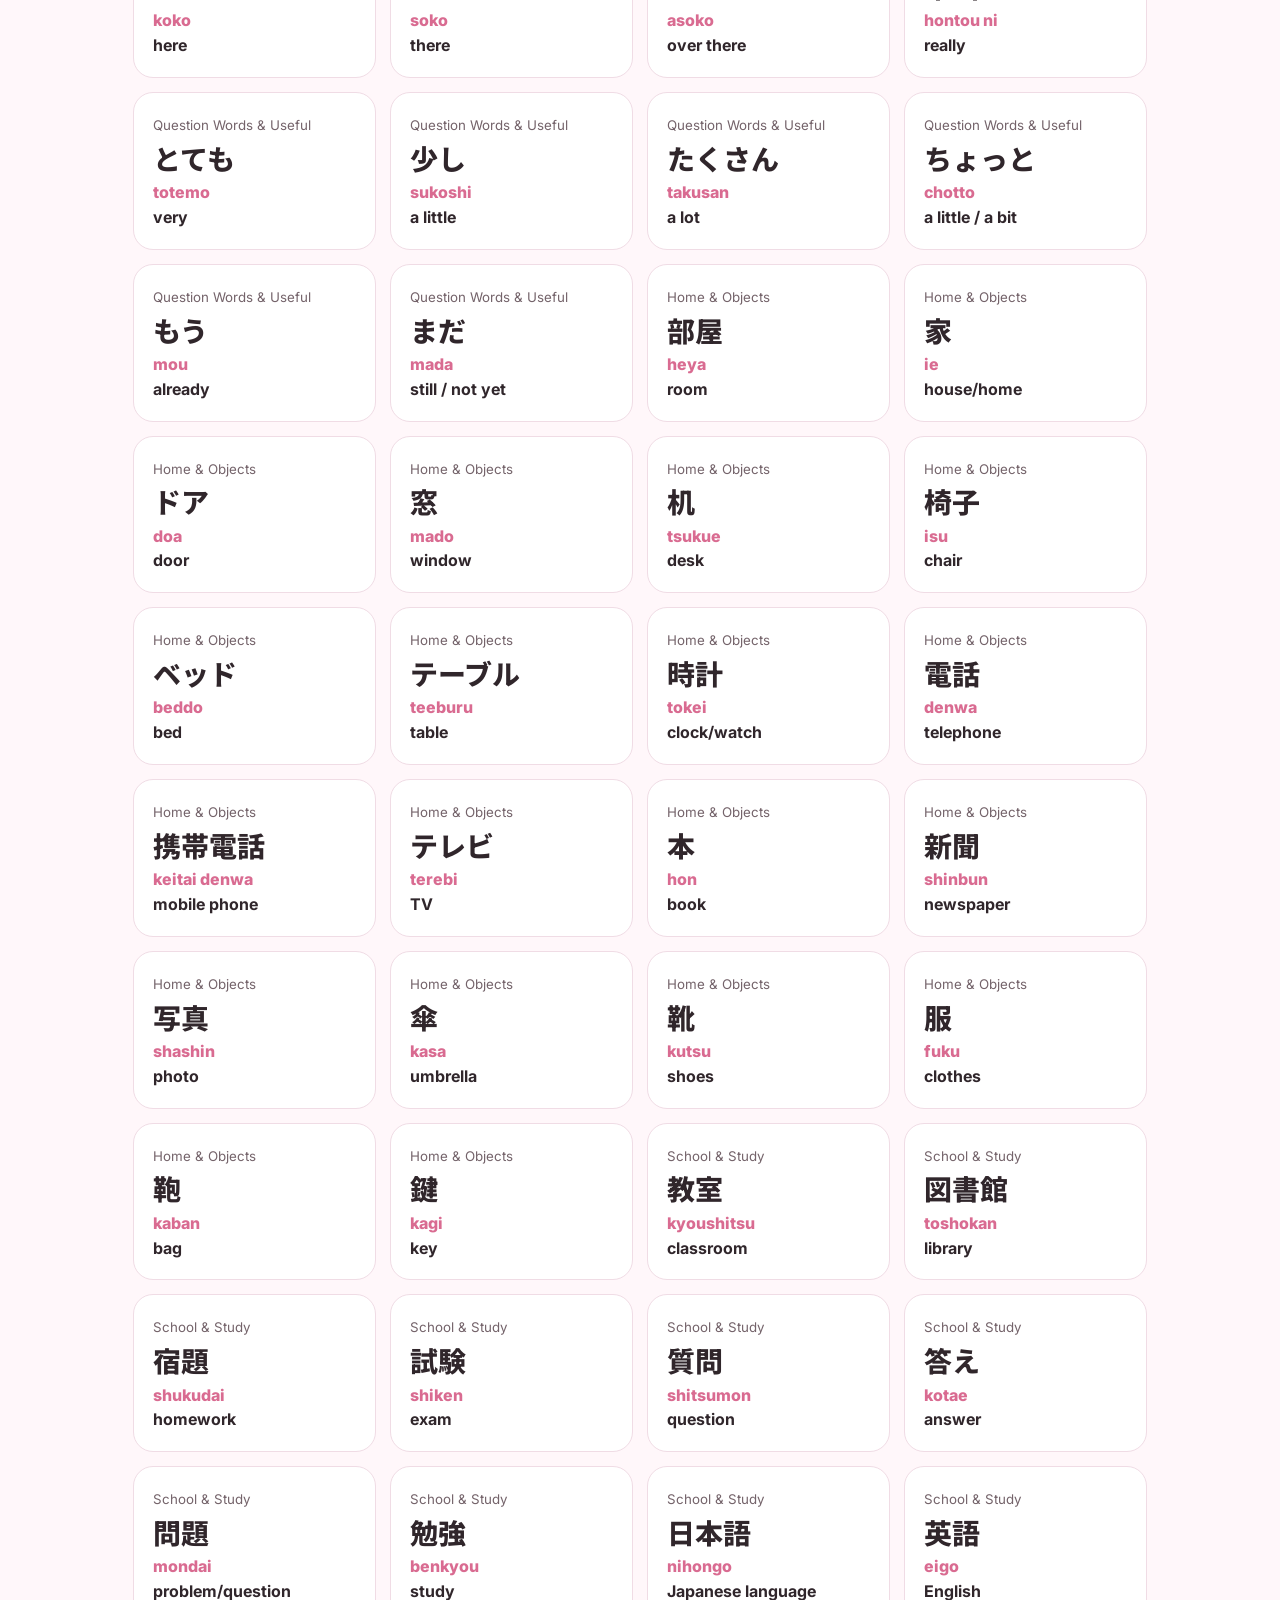
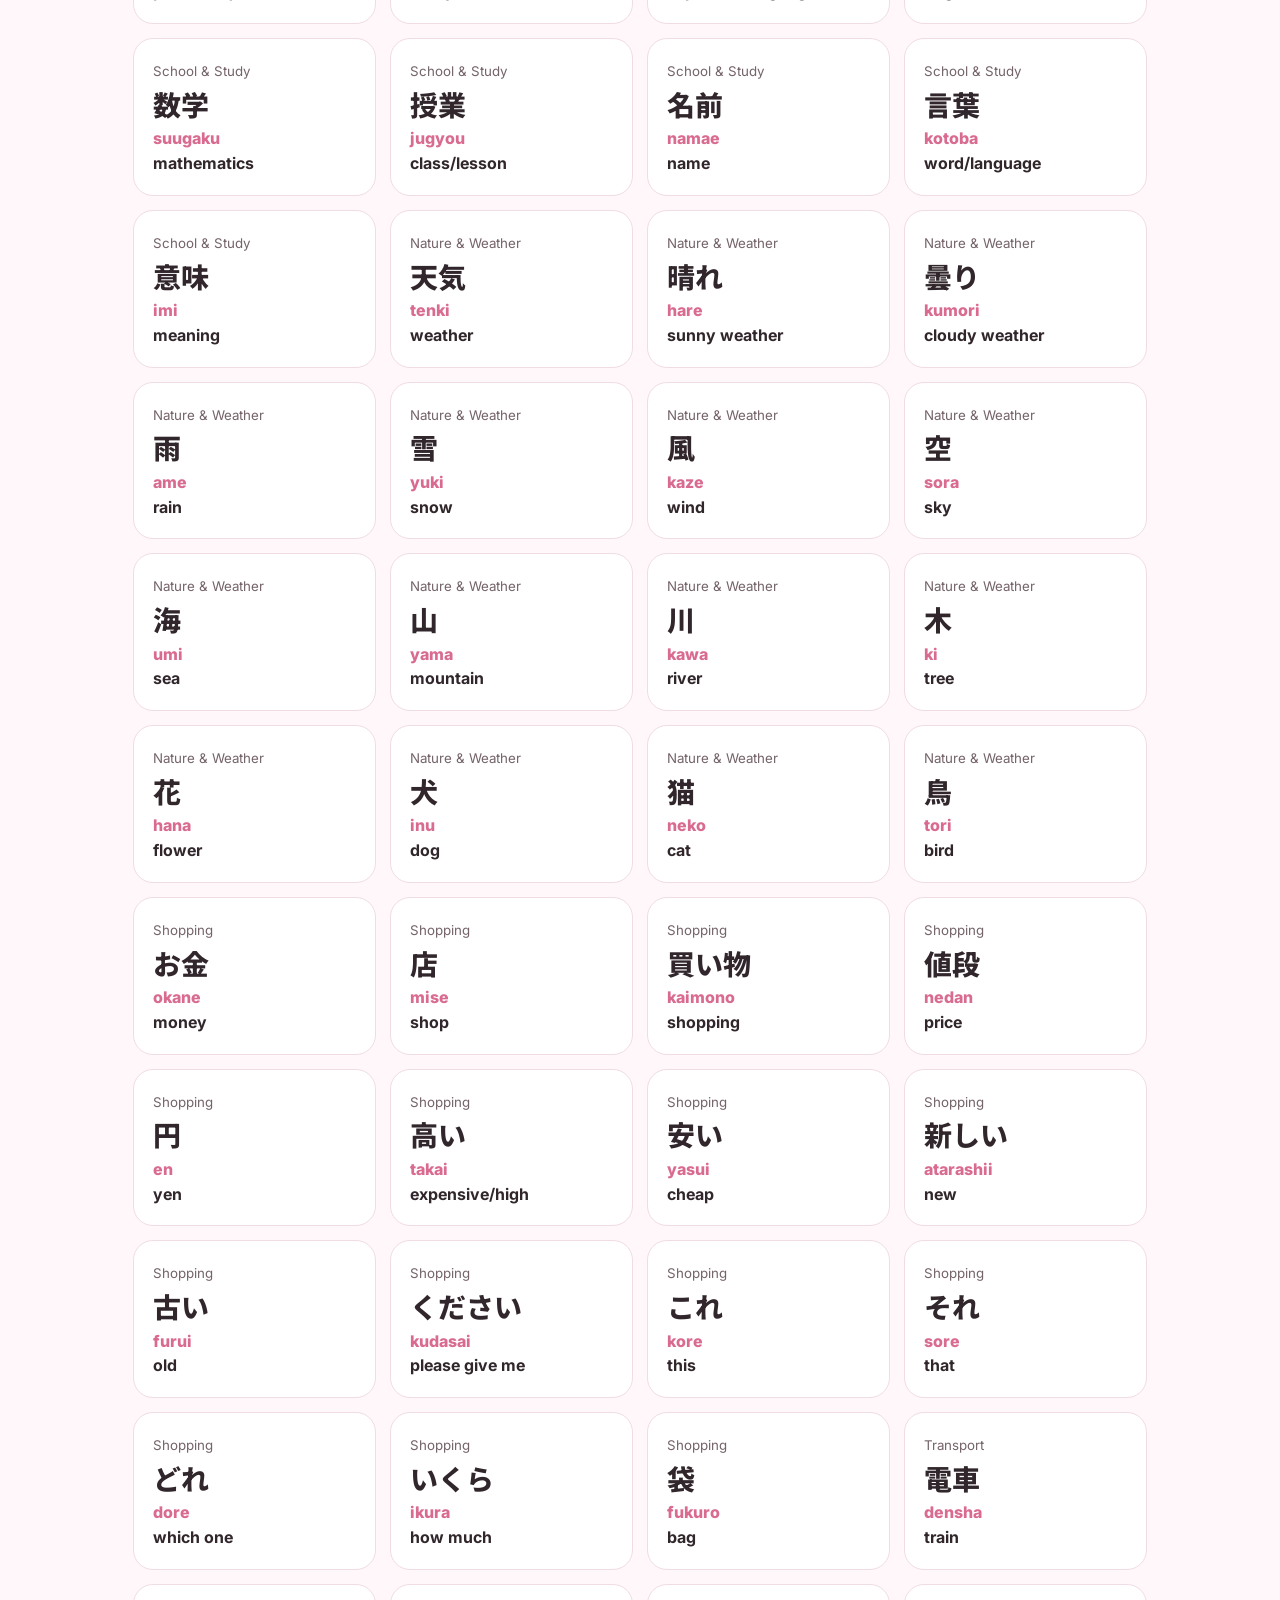
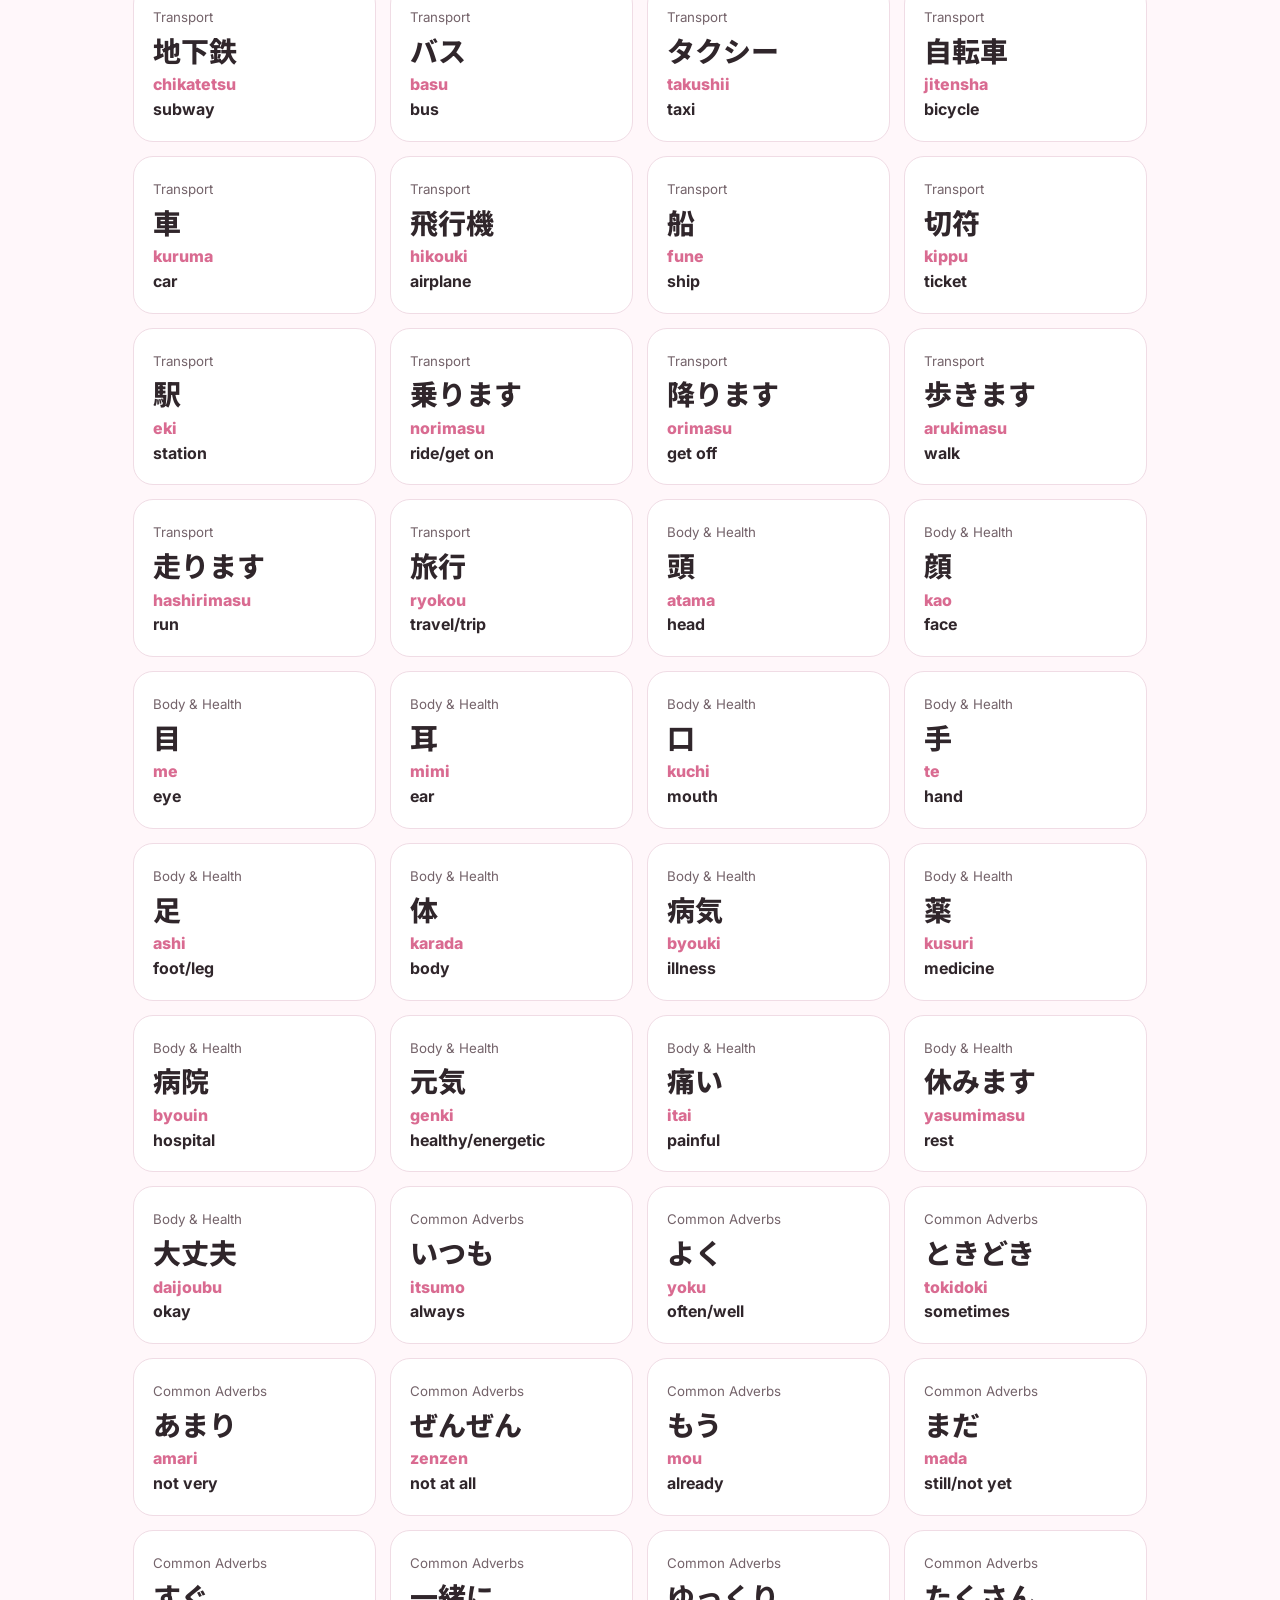
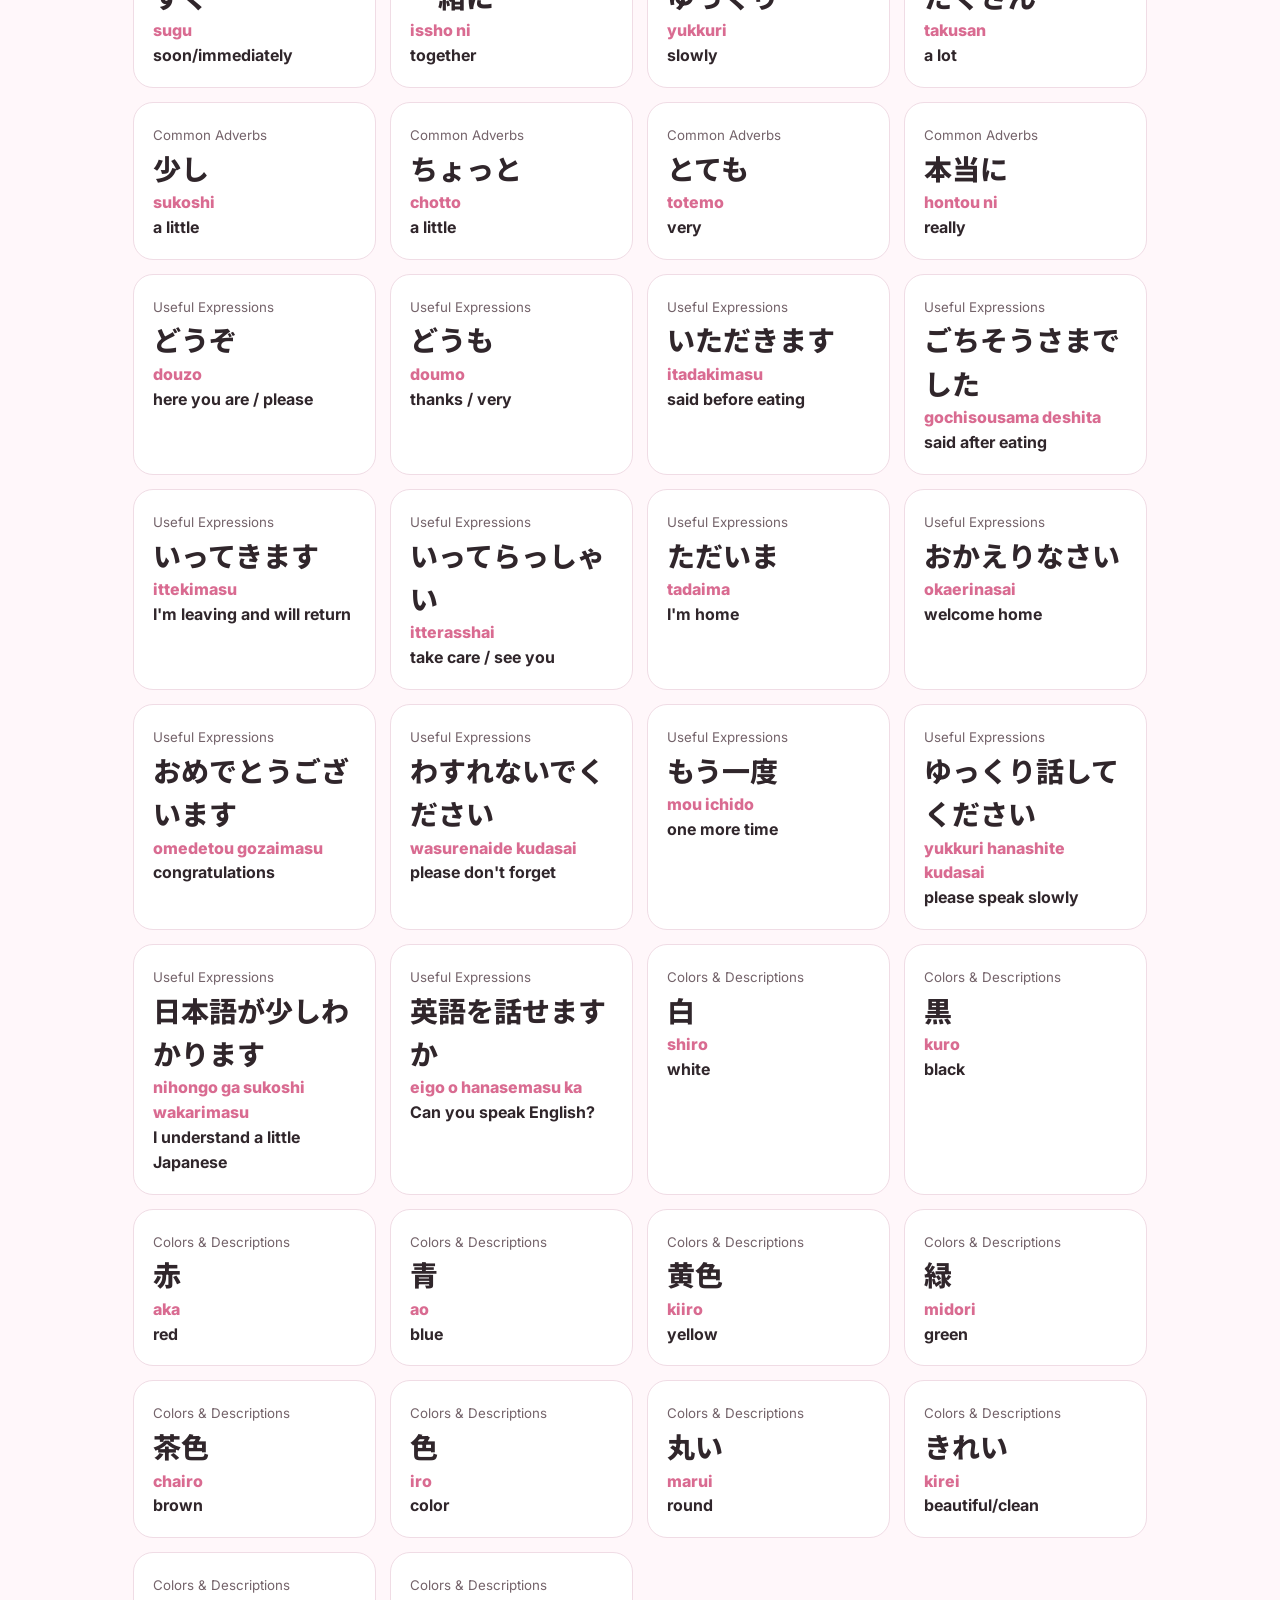
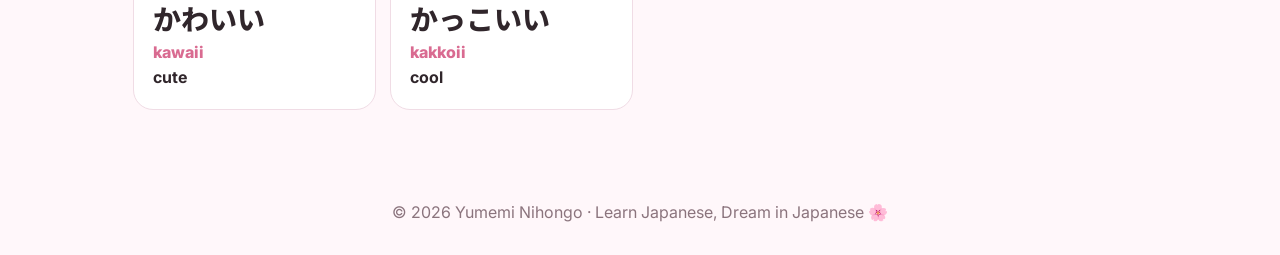
<file: vocabulary.html>
<!DOCTYPE html><html lang="en"><head><meta charset="UTF-8"><meta name="viewport" content="width=device-width,initial-scale=1">
<title>Japanese Vocabulary — Yumemi Nihongo</title><link rel="preconnect" href="https://fonts.googleapis.com"><link rel="preconnect" href="https://fonts.gstatic.com" crossorigin>
<link href="https://fonts.googleapis.com/css2?family=Inter:wght@400;500;600;700;800;900&family=Noto+Sans+JP:wght@400;500;700;900&display=swap" rel="stylesheet"><style>
:root{--pink:#d96b91;--dark:#30262b;--muted:#74636a;--line:#f0dce5;--bg:#fff7fa;--card:#fff}
*{box-sizing:border-box}body{margin:0;background:var(--bg);color:var(--dark);font-family:Inter,Arial,sans-serif;line-height:1.55}
header{background:#fff;border-bottom:1px solid var(--line);padding:16px 5%;display:flex;align-items:center;justify-content:space-between;position:sticky;top:0;z-index:5}
.brand{font-weight:900;text-decoration:none;color:var(--dark)}.brand span{color:var(--pink)}
.back{color:#7e3d56;text-decoration:none;font-weight:800}
main{max-width:1050px;margin:0 auto;padding:35px 18px 60px}
.hero{background:#fff;border:1px solid var(--line);border-radius:26px;padding:28px;margin-bottom:24px}
.eyebrow{font-size:12px;font-weight:900;letter-spacing:2px;color:#c45d83}.hero h1{font-size:40px;margin:8px 0}.hero p{color:var(--muted)}
.toolbar{display:flex;gap:10px;flex-wrap:wrap;margin:18px 0}.toolbar input,.toolbar select{padding:12px 14px;border:1px solid #e8d6de;border-radius:12px;background:#fff;font:inherit}
.grid{display:grid;grid-template-columns:repeat(auto-fit,minmax(230px,1fr));gap:14px}
.card{background:var(--card);border:1px solid var(--line);border-radius:20px;padding:19px}
.card h3{margin:0 0 5px}.jp{font-family:"Noto Sans JP",Arial,sans-serif;font-size:28px;font-weight:800}.romaji{color:var(--pink);font-weight:800}.muted{color:var(--muted)}
table{width:100%;border-collapse:collapse;background:#fff;border:1px solid var(--line);border-radius:18px;overflow:hidden}th,td{text-align:left;padding:12px;border-bottom:1px solid #f1e4e8}th{background:#fff0f5}
button,.btn{border:0;border-radius:999px;padding:11px 16px;background:var(--pink);color:#fff;font-weight:800;cursor:pointer;text-decoration:none;display:inline-block}
.secondary{background:#f6e6ec;color:#7e3d56}.answer{display:none;margin-top:10px;padding:10px;background:#fff3f7;border-radius:10px}
.lesson{margin:15px 0}.lesson h2{font-size:24px}.example{background:#fff8fb;border-left:4px solid var(--pink);padding:12px 15px;margin:10px 0;border-radius:0 12px 12px 0}
footer{text-align:center;color:#8b747d;padding:30px}
@media(max-width:600px){.hero h1{font-size:32px}header{padding:14px 4%}}
</style></head>
<body><header><a class="brand" href="index.html">Yumemi <span>Nihongo</span> 夢見日本語</a><a class="back" href="index.html">← Home</a></header>
<main><section class="hero"><span class="eyebrow">N5 VOCABULARY · 単語</span><h1>Everyday Vocabulary</h1><p>Core words organized by topic for daily Japanese, travel, food, people and study.</p>
<div class="toolbar"><input id="search" placeholder="Search Japanese, romaji or English..."><select id="cat"><option value="">All categories</option><option>Greetings & Basics</option><option>People & Family</option><option>Food & Drink</option><option>Places & Travel</option><option>Daily Verbs</option><option>Adjectives</option><option>Time & Numbers</option><option>Question Words & Useful</option></select><span class="muted" style="padding:12px 0">182 words</span></div></section>
<section class="grid" id="grid"><article class="card"><small class="muted">Greetings & Basics</small><div class="jp">こんにちは</div><div class="romaji">konnichiwa</div><b>hello / good afternoon</b></article><article class="card"><small class="muted">Greetings & Basics</small><div class="jp">おはよう</div><div class="romaji">ohayou</div><b>good morning</b></article><article class="card"><small class="muted">Greetings & Basics</small><div class="jp">こんばんは</div><div class="romaji">konbanwa</div><b>good evening</b></article><article class="card"><small class="muted">Greetings & Basics</small><div class="jp">おやすみ</div><div class="romaji">oyasumi</div><b>good night</b></article><article class="card"><small class="muted">Greetings & Basics</small><div class="jp">ありがとう</div><div class="romaji">arigatou</div><b>thank you</b></article><article class="card"><small class="muted">Greetings & Basics</small><div class="jp">ありがとうございます</div><div class="romaji">arigatou gozaimasu</div><b>thank you (polite)</b></article><article class="card"><small class="muted">Greetings & Basics</small><div class="jp">すみません</div><div class="romaji">sumimasen</div><b>excuse me / sorry</b></article><article class="card"><small class="muted">Greetings & Basics</small><div class="jp">ごめんなさい</div><div class="romaji">gomen nasai</div><b>I'm sorry</b></article><article class="card"><small class="muted">Greetings & Basics</small><div class="jp">お願いします</div><div class="romaji">onegaishimasu</div><b>please</b></article><article class="card"><small class="muted">Greetings & Basics</small><div class="jp">はい</div><div class="romaji">hai</div><b>yes</b></article><article class="card"><small class="muted">Greetings & Basics</small><div class="jp">いいえ</div><div class="romaji">iie</div><b>no</b></article><article class="card"><small class="muted">Greetings & Basics</small><div class="jp">わかります</div><div class="romaji">wakarimasu</div><b>understand</b></article><article class="card"><small class="muted">Greetings & Basics</small><div class="jp">わかりません</div><div class="romaji">wakarimasen</div><b>do not understand</b></article><article class="card"><small class="muted">Greetings & Basics</small><div class="jp">大丈夫</div><div class="romaji">daijoubu</div><b>okay / all right</b></article><article class="card"><small class="muted">Greetings & Basics</small><div class="jp">はじめまして</div><div class="romaji">hajimemashite</div><b>nice to meet you</b></article><article class="card"><small class="muted">Greetings & Basics</small><div class="jp">よろしくお願いします</div><div class="romaji">yoroshiku onegaishimasu</div><b>pleased to meet you / please treat me well</b></article><article class="card"><small class="muted">People & Family</small><div class="jp">私</div><div class="romaji">watashi</div><b>I / me</b></article><article class="card"><small class="muted">People & Family</small><div class="jp">あなた</div><div class="romaji">anata</div><b>you</b></article><article class="card"><small class="muted">People & Family</small><div class="jp">人</div><div class="romaji">hito</div><b>person</b></article><article class="card"><small class="muted">People & Family</small><div class="jp">友達</div><div class="romaji">tomodachi</div><b>friend</b></article><article class="card"><small class="muted">People & Family</small><div class="jp">先生</div><div class="romaji">sensei</div><b>teacher</b></article><article class="card"><small class="muted">People & Family</small><div class="jp">学生</div><div class="romaji">gakusei</div><b>student</b></article><article class="card"><small class="muted">People & Family</small><div class="jp">会社員</div><div class="romaji">kaishain</div><b>office worker</b></article><article class="card"><small class="muted">People & Family</small><div class="jp">店員</div><div class="romaji">ten'in</div><b>shop clerk</b></article><article class="card"><small class="muted">People & Family</small><div class="jp">家族</div><div class="romaji">kazoku</div><b>family</b></article><article class="card"><small class="muted">People & Family</small><div class="jp">父</div><div class="romaji">chichi</div><b>my father</b></article><article class="card"><small class="muted">People & Family</small><div class="jp">母</div><div class="romaji">haha</div><b>my mother</b></article><article class="card"><small class="muted">People & Family</small><div class="jp">お父さん</div><div class="romaji">otousan</div><b>father</b></article><article class="card"><small class="muted">People & Family</small><div class="jp">お母さん</div><div class="romaji">okaasan</div><b>mother</b></article><article class="card"><small class="muted">People & Family</small><div class="jp">兄</div><div class="romaji">ani</div><b>older brother</b></article><article class="card"><small class="muted">People & Family</small><div class="jp">姉</div><div class="romaji">ane</div><b>older sister</b></article><article class="card"><small class="muted">People & Family</small><div class="jp">弟</div><div class="romaji">otouto</div><b>younger brother</b></article><article class="card"><small class="muted">People & Family</small><div class="jp">妹</div><div class="romaji">imouto</div><b>younger sister</b></article><article class="card"><small class="muted">People & Family</small><div class="jp">子供</div><div class="romaji">kodomo</div><b>child</b></article><article class="card"><small class="muted">People & Family</small><div class="jp">男の人</div><div class="romaji">otoko no hito</div><b>man</b></article><article class="card"><small class="muted">People & Family</small><div class="jp">女の人</div><div class="romaji">onna no hito</div><b>woman</b></article><article class="card"><small class="muted">Food & Drink</small><div class="jp">水</div><div class="romaji">mizu</div><b>water</b></article><article class="card"><small class="muted">Food & Drink</small><div class="jp">お茶</div><div class="romaji">ocha</div><b>tea</b></article><article class="card"><small class="muted">Food & Drink</small><div class="jp">コーヒー</div><div class="romaji">koohii</div><b>coffee</b></article><article class="card"><small class="muted">Food & Drink</small><div class="jp">牛乳</div><div class="romaji">gyuunyuu</div><b>milk</b></article><article class="card"><small class="muted">Food & Drink</small><div class="jp">ご飯</div><div class="romaji">gohan</div><b>rice / meal</b></article><article class="card"><small class="muted">Food & Drink</small><div class="jp">パン</div><div class="romaji">pan</div><b>bread</b></article><article class="card"><small class="muted">Food & Drink</small><div class="jp">肉</div><div class="romaji">niku</div><b>meat</b></article><article class="card"><small class="muted">Food & Drink</small><div class="jp">魚</div><div class="romaji">sakana</div><b>fish</b></article><article class="card"><small class="muted">Food & Drink</small><div class="jp">野菜</div><div class="romaji">yasai</div><b>vegetables</b></article><article class="card"><small class="muted">Food & Drink</small><div class="jp">果物</div><div class="romaji">kudamono</div><b>fruit</b></article><article class="card"><small class="muted">Food & Drink</small><div class="jp">りんご</div><div class="romaji">ringo</div><b>apple</b></article><article class="card"><small class="muted">Food & Drink</small><div class="jp">卵</div><div class="romaji">tamago</div><b>egg</b></article><article class="card"><small class="muted">Food & Drink</small><div class="jp">ラーメン</div><div class="romaji">raamen</div><b>ramen</b></article><article class="card"><small class="muted">Food & Drink</small><div class="jp">寿司</div><div class="romaji">sushi</div><b>sushi</b></article><article class="card"><small class="muted">Food & Drink</small><div class="jp">食べ物</div><div class="romaji">tabemono</div><b>food</b></article><article class="card"><small class="muted">Food & Drink</small><div class="jp">飲み物</div><div class="romaji">nomimono</div><b>drink</b></article><article class="card"><small class="muted">Food & Drink</small><div class="jp">朝ご飯</div><div class="romaji">asagohan</div><b>breakfast</b></article><article class="card"><small class="muted">Food & Drink</small><div class="jp">昼ご飯</div><div class="romaji">hirugohan</div><b>lunch</b></article><article class="card"><small class="muted">Food & Drink</small><div class="jp">晩ご飯</div><div class="romaji">bangohan</div><b>dinner</b></article><article class="card"><small class="muted">Food & Drink</small><div class="jp">おいしい</div><div class="romaji">oishii</div><b>delicious</b></article><article class="card"><small class="muted">Places & Travel</small><div class="jp">日本</div><div class="romaji">Nihon</div><b>Japan</b></article><article class="card"><small class="muted">Places & Travel</small><div class="jp">学校</div><div class="romaji">gakkou</div><b>school</b></article><article class="card"><small class="muted">Places & Travel</small><div class="jp">大学</div><div class="romaji">daigaku</div><b>university</b></article><article class="card"><small class="muted">Places & Travel</small><div class="jp">会社</div><div class="romaji">kaisha</div><b>company</b></article><article class="card"><small class="muted">Places & Travel</small><div class="jp">駅</div><div class="romaji">eki</div><b>station</b></article><article class="card"><small class="muted">Places & Travel</small><div class="jp">空港</div><div class="romaji">kuukou</div><b>airport</b></article><article class="card"><small class="muted">Places & Travel</small><div class="jp">ホテル</div><div class="romaji">hoteru</div><b>hotel</b></article><article class="card"><small class="muted">Places & Travel</small><div class="jp">店</div><div class="romaji">mise</div><b>shop</b></article><article class="card"><small class="muted">Places & Travel</small><div class="jp">銀行</div><div class="romaji">ginkou</div><b>bank</b></article><article class="card"><small class="muted">Places & Travel</small><div class="jp">病院</div><div class="romaji">byouin</div><b>hospital</b></article><article class="card"><small class="muted">Places & Travel</small><div class="jp">レストラン</div><div class="romaji">resutoran</div><b>restaurant</b></article><article class="card"><small class="muted">Places & Travel</small><div class="jp">家</div><div class="romaji">ie</div><b>house / home</b></article><article class="card"><small class="muted">Places & Travel</small><div class="jp">部屋</div><div class="romaji">heya</div><b>room</b></article><article class="card"><small class="muted">Places & Travel</small><div class="jp">トイレ</div><div class="romaji">toire</div><b>toilet</b></article><article class="card"><small class="muted">Places & Travel</small><div class="jp">公園</div><div class="romaji">kouen</div><b>park</b></article><article class="card"><small class="muted">Places & Travel</small><div class="jp">駅前</div><div class="romaji">ekimae</div><b>in front of station</b></article><article class="card"><small class="muted">Places & Travel</small><div class="jp">右</div><div class="romaji">migi</div><b>right</b></article><article class="card"><small class="muted">Places & Travel</small><div class="jp">左</div><div class="romaji">hidari</div><b>left</b></article><article class="card"><small class="muted">Places & Travel</small><div class="jp">上</div><div class="romaji">ue</div><b>up / above</b></article><article class="card"><small class="muted">Places & Travel</small><div class="jp">下</div><div class="romaji">shita</div><b>down / below</b></article><article class="card"><small class="muted">Places & Travel</small><div class="jp">中</div><div class="romaji">naka</div><b>inside</b></article><article class="card"><small class="muted">Places & Travel</small><div class="jp">外</div><div class="romaji">soto</div><b>outside</b></article><article class="card"><small class="muted">Daily Verbs</small><div class="jp">行きます</div><div class="romaji">ikimasu</div><b>go</b></article><article class="card"><small class="muted">Daily Verbs</small><div class="jp">来ます</div><div class="romaji">kimasu</div><b>come</b></article><article class="card"><small class="muted">Daily Verbs</small><div class="jp">帰ります</div><div class="romaji">kaerimasu</div><b>return home</b></article><article class="card"><small class="muted">Daily Verbs</small><div class="jp">食べます</div><div class="romaji">tabemasu</div><b>eat</b></article><article class="card"><small class="muted">Daily Verbs</small><div class="jp">飲みます</div><div class="romaji">nomimasu</div><b>drink</b></article><article class="card"><small class="muted">Daily Verbs</small><div class="jp">見ます</div><div class="romaji">mimasu</div><b>see / watch</b></article><article class="card"><small class="muted">Daily Verbs</small><div class="jp">聞きます</div><div class="romaji">kikimasu</div><b>listen / ask</b></article><article class="card"><small class="muted">Daily Verbs</small><div class="jp">話します</div><div class="romaji">hanashimasu</div><b>speak</b></article><article class="card"><small class="muted">Daily Verbs</small><div class="jp">読みます</div><div class="romaji">yomimasu</div><b>read</b></article><article class="card"><small class="muted">Daily Verbs</small><div class="jp">書きます</div><div class="romaji">kakimasu</div><b>write</b></article><article class="card"><small class="muted">Daily Verbs</small><div class="jp">買います</div><div class="romaji">kaimasu</div><b>buy</b></article><article class="card"><small class="muted">Daily Verbs</small><div class="jp">売ります</div><div class="romaji">urimasu</div><b>sell</b></article><article class="card"><small class="muted">Daily Verbs</small><div class="jp">使います</div><div class="romaji">tsukaimasu</div><b>use</b></article><article class="card"><small class="muted">Daily Verbs</small><div class="jp">作ります</div><div class="romaji">tsukurimasu</div><b>make</b></article><article class="card"><small class="muted">Daily Verbs</small><div class="jp">会います</div><div class="romaji">aimasu</div><b>meet</b></article><article class="card"><small class="muted">Daily Verbs</small><div class="jp">働きます</div><div class="romaji">hatarakimasu</div><b>work</b></article><article class="card"><small class="muted">Daily Verbs</small><div class="jp">休みます</div><div class="romaji">yasumimasu</div><b>rest</b></article><article class="card"><small class="muted">Daily Verbs</small><div class="jp">寝ます</div><div class="romaji">nemasu</div><b>sleep</b></article><article class="card"><small class="muted">Daily Verbs</small><div class="jp">起きます</div><div class="romaji">okimasu</div><b>wake up</b></article><article class="card"><small class="muted">Daily Verbs</small><div class="jp">勉強します</div><div class="romaji">benkyou shimasu</div><b>study</b></article><article class="card"><small class="muted">Daily Verbs</small><div class="jp">します</div><div class="romaji">shimasu</div><b>do</b></article><article class="card"><small class="muted">Daily Verbs</small><div class="jp">あります</div><div class="romaji">arimasu</div><b>exist (things)</b></article><article class="card"><small class="muted">Daily Verbs</small><div class="jp">います</div><div class="romaji">imasu</div><b>exist (people/animals)</b></article><article class="card"><small class="muted">Daily Verbs</small><div class="jp">待ちます</div><div class="romaji">machimasu</div><b>wait</b></article><article class="card"><small class="muted">Daily Verbs</small><div class="jp">分かります</div><div class="romaji">wakarimasu</div><b>understand</b></article><article class="card"><small class="muted">Daily Verbs</small><div class="jp">教えます</div><div class="romaji">oshiemasu</div><b>teach / tell</b></article><article class="card"><small class="muted">Daily Verbs</small><div class="jp">覚えます</div><div class="romaji">oboemasu</div><b>memorize / remember</b></article><article class="card"><small class="muted">Daily Verbs</small><div class="jp">忘れます</div><div class="romaji">wasuremasu</div><b>forget</b></article><article class="card"><small class="muted">Daily Verbs</small><div class="jp">入ります</div><div class="romaji">hairimasu</div><b>enter</b></article><article class="card"><small class="muted">Daily Verbs</small><div class="jp">出ます</div><div class="romaji">demasu</div><b>leave / exit</b></article><article class="card"><small class="muted">Adjectives</small><div class="jp">大きい</div><div class="romaji">ookii</div><b>big</b></article><article class="card"><small class="muted">Adjectives</small><div class="jp">小さい</div><div class="romaji">chiisai</div><b>small</b></article><article class="card"><small class="muted">Adjectives</small><div class="jp">新しい</div><div class="romaji">atarashii</div><b>new</b></article><article class="card"><small class="muted">Adjectives</small><div class="jp">古い</div><div class="romaji">furui</div><b>old</b></article><article class="card"><small class="muted">Adjectives</small><div class="jp">高い</div><div class="romaji">takai</div><b>high / expensive</b></article><article class="card"><small class="muted">Adjectives</small><div class="jp">安い</div><div class="romaji">yasui</div><b>cheap</b></article><article class="card"><small class="muted">Adjectives</small><div class="jp">長い</div><div class="romaji">nagai</div><b>long</b></article><article class="card"><small class="muted">Adjectives</small><div class="jp">短い</div><div class="romaji">mijikai</div><b>short</b></article><article class="card"><small class="muted">Adjectives</small><div class="jp">暑い</div><div class="romaji">atsui</div><b>hot weather</b></article><article class="card"><small class="muted">Adjectives</small><div class="jp">寒い</div><div class="romaji">samui</div><b>cold weather</b></article><article class="card"><small class="muted">Adjectives</small><div class="jp">熱い</div><div class="romaji">atsui</div><b>hot to touch</b></article><article class="card"><small class="muted">Adjectives</small><div class="jp">冷たい</div><div class="romaji">tsumetai</div><b>cold to touch</b></article><article class="card"><small class="muted">Adjectives</small><div class="jp">忙しい</div><div class="romaji">isogashii</div><b>busy</b></article><article class="card"><small class="muted">Adjectives</small><div class="jp">暇</div><div class="romaji">hima</div><b>free / not busy</b></article><article class="card"><small class="muted">Adjectives</small><div class="jp">楽しい</div><div class="romaji">tanoshii</div><b>fun</b></article><article class="card"><small class="muted">Adjectives</small><div class="jp">難しい</div><div class="romaji">muzukashii</div><b>difficult</b></article><article class="card"><small class="muted">Adjectives</small><div class="jp">易しい</div><div class="romaji">yasashii</div><b>easy / kind</b></article><article class="card"><small class="muted">Adjectives</small><div class="jp">面白い</div><div class="romaji">omoshiroi</div><b>interesting</b></article><article class="card"><small class="muted">Adjectives</small><div class="jp">つまらない</div><div class="romaji">tsumaranai</div><b>boring</b></article><article class="card"><small class="muted">Adjectives</small><div class="jp">きれい</div><div class="romaji">kirei</div><b>beautiful / clean</b></article><article class="card"><small class="muted">Adjectives</small><div class="jp">元気</div><div class="romaji">genki</div><b>healthy / energetic</b></article><article class="card"><small class="muted">Adjectives</small><div class="jp">好き</div><div class="romaji">suki</div><b>liked / favorite</b></article><article class="card"><small class="muted">Adjectives</small><div class="jp">嫌い</div><div class="romaji">kirai</div><b>disliked</b></article><article class="card"><small class="muted">Adjectives</small><div class="jp">上手</div><div class="romaji">jouzu</div><b>skillful</b></article><article class="card"><small class="muted">Adjectives</small><div class="jp">下手</div><div class="romaji">heta</div><b>unskillful</b></article><article class="card"><small class="muted">Time & Numbers</small><div class="jp">今日</div><div class="romaji">kyou</div><b>today</b></article><article class="card"><small class="muted">Time & Numbers</small><div class="jp">昨日</div><div class="romaji">kinou</div><b>yesterday</b></article><article class="card"><small class="muted">Time & Numbers</small><div class="jp">明日</div><div class="romaji">ashita</div><b>tomorrow</b></article><article class="card"><small class="muted">Time & Numbers</small><div class="jp">今</div><div class="romaji">ima</div><b>now</b></article><article class="card"><small class="muted">Time & Numbers</small><div class="jp">朝</div><div class="romaji">asa</div><b>morning</b></article><article class="card"><small class="muted">Time & Numbers</small><div class="jp">昼</div><div class="romaji">hiru</div><b>noon</b></article><article class="card"><small class="muted">Time & Numbers</small><div class="jp">夜</div><div class="romaji">yoru</div><b>night</b></article><article class="card"><small class="muted">Time & Numbers</small><div class="jp">毎日</div><div class="romaji">mainichi</div><b>every day</b></article><article class="card"><small class="muted">Time & Numbers</small><div class="jp">毎週</div><div class="romaji">maishuu</div><b>every week</b></article><article class="card"><small class="muted">Time & Numbers</small><div class="jp">毎月</div><div class="romaji">maitsuki</div><b>every month</b></article><article class="card"><small class="muted">Time & Numbers</small><div class="jp">毎年</div><div class="romaji">maitoshi</div><b>every year</b></article><article class="card"><small class="muted">Time & Numbers</small><div class="jp">一</div><div class="romaji">ichi</div><b>one</b></article><article class="card"><small class="muted">Time & Numbers</small><div class="jp">二</div><div class="romaji">ni</div><b>two</b></article><article class="card"><small class="muted">Time & Numbers</small><div class="jp">三</div><div class="romaji">san</div><b>three</b></article><article class="card"><small class="muted">Time & Numbers</small><div class="jp">四</div><div class="romaji">yon/shi</div><b>four</b></article><article class="card"><small class="muted">Time & Numbers</small><div class="jp">五</div><div class="romaji">go</div><b>five</b></article><article class="card"><small class="muted">Time & Numbers</small><div class="jp">六</div><div class="romaji">roku</div><b>six</b></article><article class="card"><small class="muted">Time & Numbers</small><div class="jp">七</div><div class="romaji">nana/shichi</div><b>seven</b></article><article class="card"><small class="muted">Time & Numbers</small><div class="jp">八</div><div class="romaji">hachi</div><b>eight</b></article><article class="card"><small class="muted">Time & Numbers</small><div class="jp">九</div><div class="romaji">kyuu/ku</div><b>nine</b></article><article class="card"><small class="muted">Time & Numbers</small><div class="jp">十</div><div class="romaji">juu</div><b>ten</b></article><article class="card"><small class="muted">Time & Numbers</small><div class="jp">百</div><div class="romaji">hyaku</div><b>hundred</b></article><article class="card"><small class="muted">Time & Numbers</small><div class="jp">千</div><div class="romaji">sen</div><b>thousand</b></article><article class="card"><small class="muted">Time & Numbers</small><div class="jp">一時</div><div class="romaji">ichi-ji</div><b>one o'clock</b></article><article class="card"><small class="muted">Time & Numbers</small><div class="jp">半</div><div class="romaji">han</div><b>half</b></article><article class="card"><small class="muted">Question Words & Useful</small><div class="jp">何</div><div class="romaji">nani</div><b>what</b></article><article class="card"><small class="muted">Question Words & Useful</small><div class="jp">誰</div><div class="romaji">dare</div><b>who</b></article><article class="card"><small class="muted">Question Words & Useful</small><div class="jp">どこ</div><div class="romaji">doko</div><b>where</b></article><article class="card"><small class="muted">Question Words & Useful</small><div class="jp">いつ</div><div class="romaji">itsu</div><b>when</b></article><article class="card"><small class="muted">Question Words & Useful</small><div class="jp">なぜ</div><div class="romaji">naze</div><b>why</b></article><article class="card"><small class="muted">Question Words & Useful</small><div class="jp">どう</div><div class="romaji">dou</div><b>how</b></article><article class="card"><small class="muted">Question Words & Useful</small><div class="jp">どれ</div><div class="romaji">dore</div><b>which one</b></article><article class="card"><small class="muted">Question Words & Useful</small><div class="jp">どの</div><div class="romaji">dono</div><b>which + noun</b></article><article class="card"><small class="muted">Question Words & Useful</small><div class="jp">いくら</div><div class="romaji">ikura</div><b>how much</b></article><article class="card"><small class="muted">Question Words & Useful</small><div class="jp">いくつ</div><div class="romaji">ikutsu</div><b>how many / how old</b></article><article class="card"><small class="muted">Question Words & Useful</small><div class="jp">どんな</div><div class="romaji">donna</div><b>what kind of</b></article><article class="card"><small class="muted">Question Words & Useful</small><div class="jp">これ</div><div class="romaji">kore</div><b>this</b></article><article class="card"><small class="muted">Question Words & Useful</small><div class="jp">それ</div><div class="romaji">sore</div><b>that</b></article><article class="card"><small class="muted">Question Words & Useful</small><div class="jp">あれ</div><div class="romaji">are</div><b>that over there</b></article><article class="card"><small class="muted">Question Words & Useful</small><div class="jp">ここ</div><div class="romaji">koko</div><b>here</b></article><article class="card"><small class="muted">Question Words & Useful</small><div class="jp">そこ</div><div class="romaji">soko</div><b>there</b></article><article class="card"><small class="muted">Question Words & Useful</small><div class="jp">あそこ</div><div class="romaji">asoko</div><b>over there</b></article><article class="card"><small class="muted">Question Words & Useful</small><div class="jp">本当に</div><div class="romaji">hontou ni</div><b>really</b></article><article class="card"><small class="muted">Question Words & Useful</small><div class="jp">とても</div><div class="romaji">totemo</div><b>very</b></article><article class="card"><small class="muted">Question Words & Useful</small><div class="jp">少し</div><div class="romaji">sukoshi</div><b>a little</b></article><article class="card"><small class="muted">Question Words & Useful</small><div class="jp">たくさん</div><div class="romaji">takusan</div><b>a lot</b></article><article class="card"><small class="muted">Question Words & Useful</small><div class="jp">ちょっと</div><div class="romaji">chotto</div><b>a little / a bit</b></article><article class="card"><small class="muted">Question Words & Useful</small><div class="jp">もう</div><div class="romaji">mou</div><b>already</b></article><article class="card"><small class="muted">Question Words & Useful</small><div class="jp">まだ</div><div class="romaji">mada</div><b>still / not yet</b></article><article class="card"><small class="muted">Home & Objects</small><div class="jp">部屋</div><div class="romaji">heya</div><b>room</b></article><article class="card"><small class="muted">Home & Objects</small><div class="jp">家</div><div class="romaji">ie</div><b>house/home</b></article><article class="card"><small class="muted">Home & Objects</small><div class="jp">ドア</div><div class="romaji">doa</div><b>door</b></article><article class="card"><small class="muted">Home & Objects</small><div class="jp">窓</div><div class="romaji">mado</div><b>window</b></article><article class="card"><small class="muted">Home & Objects</small><div class="jp">机</div><div class="romaji">tsukue</div><b>desk</b></article><article class="card"><small class="muted">Home & Objects</small><div class="jp">椅子</div><div class="romaji">isu</div><b>chair</b></article><article class="card"><small class="muted">Home & Objects</small><div class="jp">ベッド</div><div class="romaji">beddo</div><b>bed</b></article><article class="card"><small class="muted">Home & Objects</small><div class="jp">テーブル</div><div class="romaji">teeburu</div><b>table</b></article><article class="card"><small class="muted">Home & Objects</small><div class="jp">時計</div><div class="romaji">tokei</div><b>clock/watch</b></article><article class="card"><small class="muted">Home & Objects</small><div class="jp">電話</div><div class="romaji">denwa</div><b>telephone</b></article><article class="card"><small class="muted">Home & Objects</small><div class="jp">携帯電話</div><div class="romaji">keitai denwa</div><b>mobile phone</b></article><article class="card"><small class="muted">Home & Objects</small><div class="jp">テレビ</div><div class="romaji">terebi</div><b>TV</b></article><article class="card"><small class="muted">Home & Objects</small><div class="jp">本</div><div class="romaji">hon</div><b>book</b></article><article class="card"><small class="muted">Home & Objects</small><div class="jp">新聞</div><div class="romaji">shinbun</div><b>newspaper</b></article><article class="card"><small class="muted">Home & Objects</small><div class="jp">写真</div><div class="romaji">shashin</div><b>photo</b></article><article class="card"><small class="muted">Home & Objects</small><div class="jp">傘</div><div class="romaji">kasa</div><b>umbrella</b></article><article class="card"><small class="muted">Home & Objects</small><div class="jp">靴</div><div class="romaji">kutsu</div><b>shoes</b></article><article class="card"><small class="muted">Home & Objects</small><div class="jp">服</div><div class="romaji">fuku</div><b>clothes</b></article><article class="card"><small class="muted">Home & Objects</small><div class="jp">鞄</div><div class="romaji">kaban</div><b>bag</b></article><article class="card"><small class="muted">Home & Objects</small><div class="jp">鍵</div><div class="romaji">kagi</div><b>key</b></article><article class="card"><small class="muted">School & Study</small><div class="jp">教室</div><div class="romaji">kyoushitsu</div><b>classroom</b></article><article class="card"><small class="muted">School & Study</small><div class="jp">図書館</div><div class="romaji">toshokan</div><b>library</b></article><article class="card"><small class="muted">School & Study</small><div class="jp">宿題</div><div class="romaji">shukudai</div><b>homework</b></article><article class="card"><small class="muted">School & Study</small><div class="jp">試験</div><div class="romaji">shiken</div><b>exam</b></article><article class="card"><small class="muted">School & Study</small><div class="jp">質問</div><div class="romaji">shitsumon</div><b>question</b></article><article class="card"><small class="muted">School & Study</small><div class="jp">答え</div><div class="romaji">kotae</div><b>answer</b></article><article class="card"><small class="muted">School & Study</small><div class="jp">問題</div><div class="romaji">mondai</div><b>problem/question</b></article><article class="card"><small class="muted">School & Study</small><div class="jp">勉強</div><div class="romaji">benkyou</div><b>study</b></article><article class="card"><small class="muted">School & Study</small><div class="jp">日本語</div><div class="romaji">nihongo</div><b>Japanese language</b></article><article class="card"><small class="muted">School & Study</small><div class="jp">英語</div><div class="romaji">eigo</div><b>English</b></article><article class="card"><small class="muted">School & Study</small><div class="jp">数学</div><div class="romaji">suugaku</div><b>mathematics</b></article><article class="card"><small class="muted">School & Study</small><div class="jp">授業</div><div class="romaji">jugyou</div><b>class/lesson</b></article><article class="card"><small class="muted">School & Study</small><div class="jp">名前</div><div class="romaji">namae</div><b>name</b></article><article class="card"><small class="muted">School & Study</small><div class="jp">言葉</div><div class="romaji">kotoba</div><b>word/language</b></article><article class="card"><small class="muted">School & Study</small><div class="jp">意味</div><div class="romaji">imi</div><b>meaning</b></article><article class="card"><small class="muted">Nature & Weather</small><div class="jp">天気</div><div class="romaji">tenki</div><b>weather</b></article><article class="card"><small class="muted">Nature & Weather</small><div class="jp">晴れ</div><div class="romaji">hare</div><b>sunny weather</b></article><article class="card"><small class="muted">Nature & Weather</small><div class="jp">曇り</div><div class="romaji">kumori</div><b>cloudy weather</b></article><article class="card"><small class="muted">Nature & Weather</small><div class="jp">雨</div><div class="romaji">ame</div><b>rain</b></article><article class="card"><small class="muted">Nature & Weather</small><div class="jp">雪</div><div class="romaji">yuki</div><b>snow</b></article><article class="card"><small class="muted">Nature & Weather</small><div class="jp">風</div><div class="romaji">kaze</div><b>wind</b></article><article class="card"><small class="muted">Nature & Weather</small><div class="jp">空</div><div class="romaji">sora</div><b>sky</b></article><article class="card"><small class="muted">Nature & Weather</small><div class="jp">海</div><div class="romaji">umi</div><b>sea</b></article><article class="card"><small class="muted">Nature & Weather</small><div class="jp">山</div><div class="romaji">yama</div><b>mountain</b></article><article class="card"><small class="muted">Nature & Weather</small><div class="jp">川</div><div class="romaji">kawa</div><b>river</b></article><article class="card"><small class="muted">Nature & Weather</small><div class="jp">木</div><div class="romaji">ki</div><b>tree</b></article><article class="card"><small class="muted">Nature & Weather</small><div class="jp">花</div><div class="romaji">hana</div><b>flower</b></article><article class="card"><small class="muted">Nature & Weather</small><div class="jp">犬</div><div class="romaji">inu</div><b>dog</b></article><article class="card"><small class="muted">Nature & Weather</small><div class="jp">猫</div><div class="romaji">neko</div><b>cat</b></article><article class="card"><small class="muted">Nature & Weather</small><div class="jp">鳥</div><div class="romaji">tori</div><b>bird</b></article><article class="card"><small class="muted">Shopping</small><div class="jp">お金</div><div class="romaji">okane</div><b>money</b></article><article class="card"><small class="muted">Shopping</small><div class="jp">店</div><div class="romaji">mise</div><b>shop</b></article><article class="card"><small class="muted">Shopping</small><div class="jp">買い物</div><div class="romaji">kaimono</div><b>shopping</b></article><article class="card"><small class="muted">Shopping</small><div class="jp">値段</div><div class="romaji">nedan</div><b>price</b></article><article class="card"><small class="muted">Shopping</small><div class="jp">円</div><div class="romaji">en</div><b>yen</b></article><article class="card"><small class="muted">Shopping</small><div class="jp">高い</div><div class="romaji">takai</div><b>expensive/high</b></article><article class="card"><small class="muted">Shopping</small><div class="jp">安い</div><div class="romaji">yasui</div><b>cheap</b></article><article class="card"><small class="muted">Shopping</small><div class="jp">新しい</div><div class="romaji">atarashii</div><b>new</b></article><article class="card"><small class="muted">Shopping</small><div class="jp">古い</div><div class="romaji">furui</div><b>old</b></article><article class="card"><small class="muted">Shopping</small><div class="jp">ください</div><div class="romaji">kudasai</div><b>please give me</b></article><article class="card"><small class="muted">Shopping</small><div class="jp">これ</div><div class="romaji">kore</div><b>this</b></article><article class="card"><small class="muted">Shopping</small><div class="jp">それ</div><div class="romaji">sore</div><b>that</b></article><article class="card"><small class="muted">Shopping</small><div class="jp">どれ</div><div class="romaji">dore</div><b>which one</b></article><article class="card"><small class="muted">Shopping</small><div class="jp">いくら</div><div class="romaji">ikura</div><b>how much</b></article><article class="card"><small class="muted">Shopping</small><div class="jp">袋</div><div class="romaji">fukuro</div><b>bag</b></article><article class="card"><small class="muted">Transport</small><div class="jp">電車</div><div class="romaji">densha</div><b>train</b></article><article class="card"><small class="muted">Transport</small><div class="jp">地下鉄</div><div class="romaji">chikatetsu</div><b>subway</b></article><article class="card"><small class="muted">Transport</small><div class="jp">バス</div><div class="romaji">basu</div><b>bus</b></article><article class="card"><small class="muted">Transport</small><div class="jp">タクシー</div><div class="romaji">takushii</div><b>taxi</b></article><article class="card"><small class="muted">Transport</small><div class="jp">自転車</div><div class="romaji">jitensha</div><b>bicycle</b></article><article class="card"><small class="muted">Transport</small><div class="jp">車</div><div class="romaji">kuruma</div><b>car</b></article><article class="card"><small class="muted">Transport</small><div class="jp">飛行機</div><div class="romaji">hikouki</div><b>airplane</b></article><article class="card"><small class="muted">Transport</small><div class="jp">船</div><div class="romaji">fune</div><b>ship</b></article><article class="card"><small class="muted">Transport</small><div class="jp">切符</div><div class="romaji">kippu</div><b>ticket</b></article><article class="card"><small class="muted">Transport</small><div class="jp">駅</div><div class="romaji">eki</div><b>station</b></article><article class="card"><small class="muted">Transport</small><div class="jp">乗ります</div><div class="romaji">norimasu</div><b>ride/get on</b></article><article class="card"><small class="muted">Transport</small><div class="jp">降ります</div><div class="romaji">orimasu</div><b>get off</b></article><article class="card"><small class="muted">Transport</small><div class="jp">歩きます</div><div class="romaji">arukimasu</div><b>walk</b></article><article class="card"><small class="muted">Transport</small><div class="jp">走ります</div><div class="romaji">hashirimasu</div><b>run</b></article><article class="card"><small class="muted">Transport</small><div class="jp">旅行</div><div class="romaji">ryokou</div><b>travel/trip</b></article><article class="card"><small class="muted">Body & Health</small><div class="jp">頭</div><div class="romaji">atama</div><b>head</b></article><article class="card"><small class="muted">Body & Health</small><div class="jp">顔</div><div class="romaji">kao</div><b>face</b></article><article class="card"><small class="muted">Body & Health</small><div class="jp">目</div><div class="romaji">me</div><b>eye</b></article><article class="card"><small class="muted">Body & Health</small><div class="jp">耳</div><div class="romaji">mimi</div><b>ear</b></article><article class="card"><small class="muted">Body & Health</small><div class="jp">口</div><div class="romaji">kuchi</div><b>mouth</b></article><article class="card"><small class="muted">Body & Health</small><div class="jp">手</div><div class="romaji">te</div><b>hand</b></article><article class="card"><small class="muted">Body & Health</small><div class="jp">足</div><div class="romaji">ashi</div><b>foot/leg</b></article><article class="card"><small class="muted">Body & Health</small><div class="jp">体</div><div class="romaji">karada</div><b>body</b></article><article class="card"><small class="muted">Body & Health</small><div class="jp">病気</div><div class="romaji">byouki</div><b>illness</b></article><article class="card"><small class="muted">Body & Health</small><div class="jp">薬</div><div class="romaji">kusuri</div><b>medicine</b></article><article class="card"><small class="muted">Body & Health</small><div class="jp">病院</div><div class="romaji">byouin</div><b>hospital</b></article><article class="card"><small class="muted">Body & Health</small><div class="jp">元気</div><div class="romaji">genki</div><b>healthy/energetic</b></article><article class="card"><small class="muted">Body & Health</small><div class="jp">痛い</div><div class="romaji">itai</div><b>painful</b></article><article class="card"><small class="muted">Body & Health</small><div class="jp">休みます</div><div class="romaji">yasumimasu</div><b>rest</b></article><article class="card"><small class="muted">Body & Health</small><div class="jp">大丈夫</div><div class="romaji">daijoubu</div><b>okay</b></article><article class="card"><small class="muted">Common Adverbs</small><div class="jp">いつも</div><div class="romaji">itsumo</div><b>always</b></article><article class="card"><small class="muted">Common Adverbs</small><div class="jp">よく</div><div class="romaji">yoku</div><b>often/well</b></article><article class="card"><small class="muted">Common Adverbs</small><div class="jp">ときどき</div><div class="romaji">tokidoki</div><b>sometimes</b></article><article class="card"><small class="muted">Common Adverbs</small><div class="jp">あまり</div><div class="romaji">amari</div><b>not very</b></article><article class="card"><small class="muted">Common Adverbs</small><div class="jp">ぜんぜん</div><div class="romaji">zenzen</div><b>not at all</b></article><article class="card"><small class="muted">Common Adverbs</small><div class="jp">もう</div><div class="romaji">mou</div><b>already</b></article><article class="card"><small class="muted">Common Adverbs</small><div class="jp">まだ</div><div class="romaji">mada</div><b>still/not yet</b></article><article class="card"><small class="muted">Common Adverbs</small><div class="jp">すぐ</div><div class="romaji">sugu</div><b>soon/immediately</b></article><article class="card"><small class="muted">Common Adverbs</small><div class="jp">一緒に</div><div class="romaji">issho ni</div><b>together</b></article><article class="card"><small class="muted">Common Adverbs</small><div class="jp">ゆっくり</div><div class="romaji">yukkuri</div><b>slowly</b></article><article class="card"><small class="muted">Common Adverbs</small><div class="jp">たくさん</div><div class="romaji">takusan</div><b>a lot</b></article><article class="card"><small class="muted">Common Adverbs</small><div class="jp">少し</div><div class="romaji">sukoshi</div><b>a little</b></article><article class="card"><small class="muted">Common Adverbs</small><div class="jp">ちょっと</div><div class="romaji">chotto</div><b>a little</b></article><article class="card"><small class="muted">Common Adverbs</small><div class="jp">とても</div><div class="romaji">totemo</div><b>very</b></article><article class="card"><small class="muted">Common Adverbs</small><div class="jp">本当に</div><div class="romaji">hontou ni</div><b>really</b></article><article class="card"><small class="muted">Useful Expressions</small><div class="jp">どうぞ</div><div class="romaji">douzo</div><b>here you are / please</b></article><article class="card"><small class="muted">Useful Expressions</small><div class="jp">どうも</div><div class="romaji">doumo</div><b>thanks / very</b></article><article class="card"><small class="muted">Useful Expressions</small><div class="jp">いただきます</div><div class="romaji">itadakimasu</div><b>said before eating</b></article><article class="card"><small class="muted">Useful Expressions</small><div class="jp">ごちそうさまでした</div><div class="romaji">gochisousama deshita</div><b>said after eating</b></article><article class="card"><small class="muted">Useful Expressions</small><div class="jp">いってきます</div><div class="romaji">ittekimasu</div><b>I'm leaving and will return</b></article><article class="card"><small class="muted">Useful Expressions</small><div class="jp">いってらっしゃい</div><div class="romaji">itterasshai</div><b>take care / see you</b></article><article class="card"><small class="muted">Useful Expressions</small><div class="jp">ただいま</div><div class="romaji">tadaima</div><b>I'm home</b></article><article class="card"><small class="muted">Useful Expressions</small><div class="jp">おかえりなさい</div><div class="romaji">okaerinasai</div><b>welcome home</b></article><article class="card"><small class="muted">Useful Expressions</small><div class="jp">おめでとうございます</div><div class="romaji">omedetou gozaimasu</div><b>congratulations</b></article><article class="card"><small class="muted">Useful Expressions</small><div class="jp">わすれないでください</div><div class="romaji">wasurenaide kudasai</div><b>please don't forget</b></article><article class="card"><small class="muted">Useful Expressions</small><div class="jp">もう一度</div><div class="romaji">mou ichido</div><b>one more time</b></article><article class="card"><small class="muted">Useful Expressions</small><div class="jp">ゆっくり話してください</div><div class="romaji">yukkuri hanashite kudasai</div><b>please speak slowly</b></article><article class="card"><small class="muted">Useful Expressions</small><div class="jp">日本語が少しわかります</div><div class="romaji">nihongo ga sukoshi wakarimasu</div><b>I understand a little Japanese</b></article><article class="card"><small class="muted">Useful Expressions</small><div class="jp">英語を話せますか</div><div class="romaji">eigo o hanasemasu ka</div><b>Can you speak English?</b></article><article class="card"><small class="muted">Colors & Descriptions</small><div class="jp">白</div><div class="romaji">shiro</div><b>white</b></article><article class="card"><small class="muted">Colors & Descriptions</small><div class="jp">黒</div><div class="romaji">kuro</div><b>black</b></article><article class="card"><small class="muted">Colors & Descriptions</small><div class="jp">赤</div><div class="romaji">aka</div><b>red</b></article><article class="card"><small class="muted">Colors & Descriptions</small><div class="jp">青</div><div class="romaji">ao</div><b>blue</b></article><article class="card"><small class="muted">Colors & Descriptions</small><div class="jp">黄色</div><div class="romaji">kiiro</div><b>yellow</b></article><article class="card"><small class="muted">Colors & Descriptions</small><div class="jp">緑</div><div class="romaji">midori</div><b>green</b></article><article class="card"><small class="muted">Colors & Descriptions</small><div class="jp">茶色</div><div class="romaji">chairo</div><b>brown</b></article><article class="card"><small class="muted">Colors & Descriptions</small><div class="jp">色</div><div class="romaji">iro</div><b>color</b></article><article class="card"><small class="muted">Colors & Descriptions</small><div class="jp">丸い</div><div class="romaji">marui</div><b>round</b></article><article class="card"><small class="muted">Colors & Descriptions</small><div class="jp">きれい</div><div class="romaji">kirei</div><b>beautiful/clean</b></article><article class="card"><small class="muted">Colors & Descriptions</small><div class="jp">かわいい</div><div class="romaji">kawaii</div><b>cute</b></article><article class="card"><small class="muted">Colors & Descriptions</small><div class="jp">かっこいい</div><div class="romaji">kakkoii</div><b>cool</b></article></section></main><footer>© 2026 Yumemi Nihongo · Learn Japanese, Dream in Japanese 🌸</footer><script>const s=document.getElementById('search'),cat=document.getElementById('cat');function filter(){let q=s.value.toLowerCase(),c=cat.value;document.querySelectorAll('#grid .card').forEach(x=>x.style.display=(x.innerText.toLowerCase().includes(q)&&(!c||x.innerText.startsWith(c)))?'block':'none')}s.oninput=filter;cat.onchange=filter;</script></body></html>
</file>
